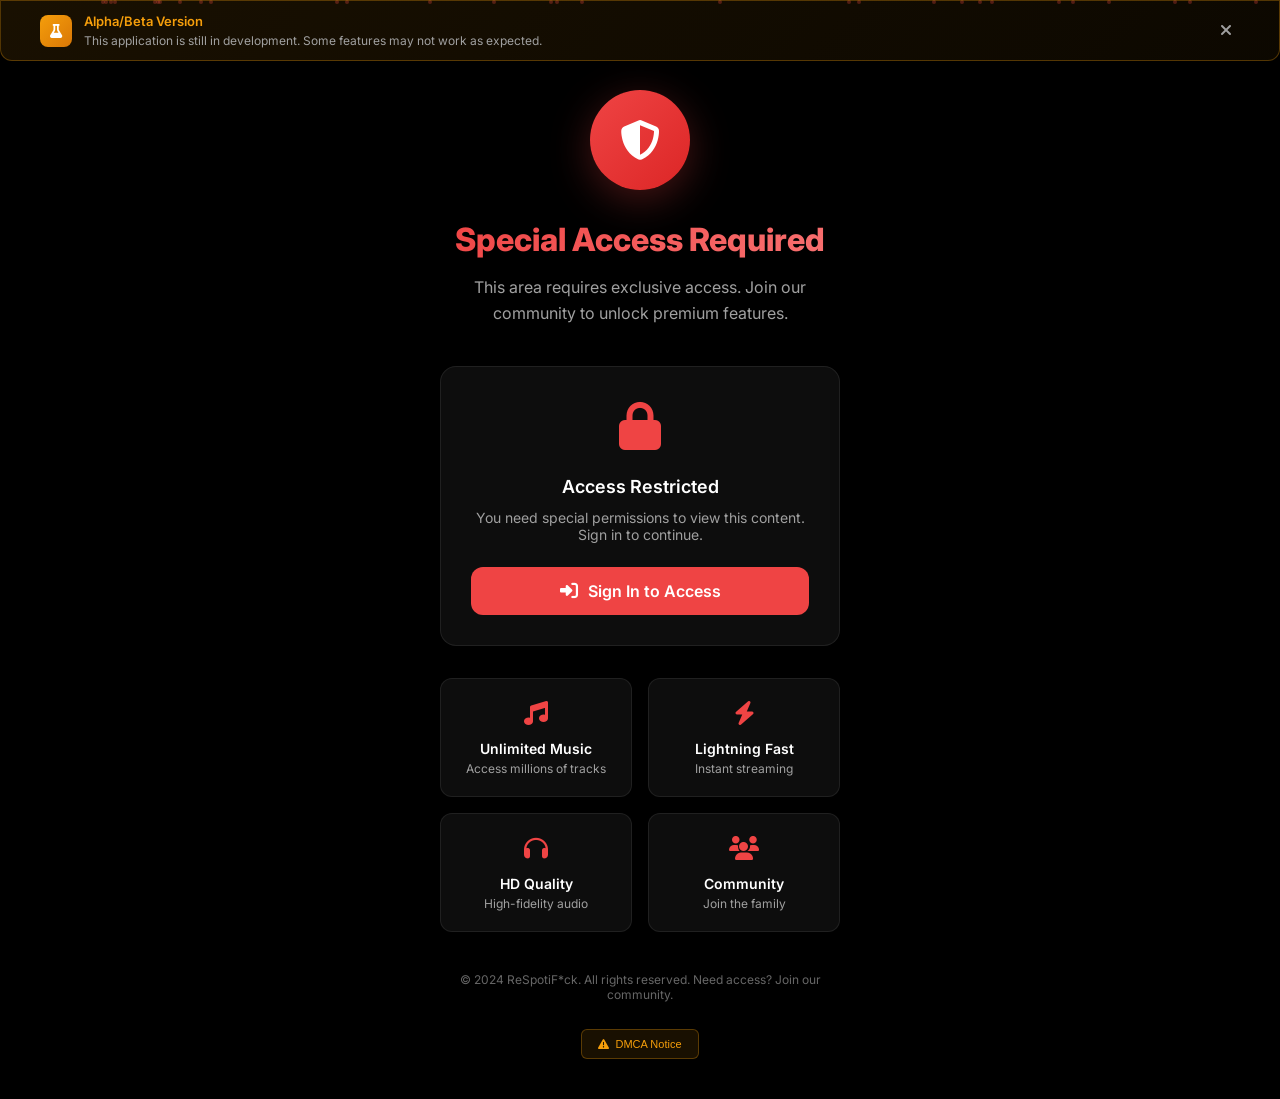
<file: index.html>
<!DOCTYPE html>
<html lang="en">
<head>
    <meta charset="UTF-8">
    <meta name="viewport" content="width=device-width, initial-scale=1.0">
    <title>ReSpotiF*ck - Special Access</title>
    <meta name="description" content="ReSpotiF*ck - Free music streaming from multiple sources">
    <link rel="icon" type="image/svg+xml" href="data:image/svg+xml,<svg xmlns='http://www.w3.org/2000/svg' viewBox='0 0 100 100'><circle cx='50' cy='50' r='48' fill='%23ef4444'/><polygon points='35,25 35,75 80,50' fill='white' stroke='white' stroke-width='2'/></svg>">
    <link rel="apple-touch-icon" href="data:image/svg+xml,<svg xmlns='http://www.w3.org/2000/svg' viewBox='0 0 100 100'><circle cx='50' cy='50' r='48' fill='%23ef4444'/><polygon points='35,25 35,75 80,50' fill='white' stroke='white' stroke-width='2'/></svg>">
    
    <!-- Preconnect to external resources -->
    <link rel="preconnect" href="https://cdnjs.cloudflare.com">
    <link rel="preconnect" href="https://fonts.googleapis.com">
    <link rel="preconnect" href="https://fonts.gstatic.com" crossorigin>
    
    <link rel="stylesheet" href="https://cdnjs.cloudflare.com/ajax/libs/font-awesome/6.4.0/css/all.min.css" media="print" onload="this.media='all'">
    <link rel="icon" href="favicon.svg" type="image/svg+xml">
    <link rel="stylesheet" href="css/shared.css">
    <link rel="manifest" href="manifest.json">
    <meta name="theme-color" content="#ef4444">
    <style>
        @import url('https://fonts.googleapis.com/css2?family=Inter:wght@300;400;500;600;700;800&display=swap');
        
        :root {
            --primary: #ef4444;
            --primary-dark: #dc2626;
            --primary-light: #f87171;
            --bg-dark: #000000;
            --bg-card: #0d0d0d;
            --bg-hover: #1a1a1a;
            --text-primary: #ffffff;
            --text-secondary: #a0a0a0;
            --text-muted: #666666;
            --border: rgba(255,255,255,0.08);
            --success: #10b981;
        }
        
        * {
            margin: 0;
            padding: 0;
            box-sizing: border-box;
        }
        
        body {
            font-family: 'Inter', sans-serif;
            background: var(--bg-dark);
            color: var(--text-primary);
            min-height: 100vh;
            overflow-x: hidden;
            -webkit-font-smoothing: antialiased;
            display: flex;
            align-items: center;
            justify-content: center;
        }
        
        .access-container {
            width: 100%;
            max-width: 480px;
            padding: 40px;
            text-align: center;
            animation: fadeInUp 0.8s ease-out;
        }
        
        @keyframes fadeInUp {
            from {
                opacity: 0;
                transform: translateY(30px);
            }
            to {
                opacity: 1;
                transform: translateY(0);
            }
        }
        
        .access-icon {
            width: 100px;
            height: 100px;
            background: linear-gradient(135deg, var(--primary), var(--primary-dark));
            border-radius: 50%;
            display: flex;
            align-items: center;
            justify-content: center;
            margin: 0 auto 30px;
            font-size: 40px;
            box-shadow: 0 10px 40px rgba(239, 68, 68, 0.3);
            animation: pulse 2s infinite;
        }
        
        @keyframes pulse {
            0%, 100% {
                transform: scale(1);
                box-shadow: 0 10px 40px rgba(239, 68, 68, 0.3);
            }
            50% {
                transform: scale(1.05);
                box-shadow: 0 15px 50px rgba(239, 68, 68, 0.4);
            }
        }
        
        .access-title {
            font-size: 32px;
            font-weight: 800;
            margin-bottom: 16px;
            background: linear-gradient(135deg, var(--primary), var(--primary-light));
            -webkit-background-clip: text;
            -webkit-text-fill-color: transparent;
            background-clip: text;
        }
        
        .access-subtitle {
            font-size: 16px;
            color: var(--text-secondary);
            margin-bottom: 40px;
            line-height: 1.6;
        }
        
        .access-card {
            background: var(--bg-card);
            border: 1px solid var(--border);
            border-radius: 16px;
            padding: 30px;
            margin-bottom: 24px;
            animation: slideIn 0.6s ease-out 0.2s both;
        }
        
        @keyframes slideIn {
            from {
                opacity: 0;
                transform: translateX(-20px);
            }
            to {
                opacity: 1;
                transform: translateX(0);
            }
        }
        
        .lock-icon {
            font-size: 48px;
            color: var(--primary);
            margin-bottom: 20px;
            animation: lockPulse 1.5s infinite;
        }
        
        @keyframes lockPulse {
            0%, 100% {
                transform: scale(1);
            }
            50% {
                transform: scale(1.1);
            }
        }
        
        .access-message {
            font-size: 18px;
            font-weight: 600;
            margin-bottom: 12px;
            color: var(--text-primary);
        }
        
        .access-description {
            font-size: 14px;
            color: var(--text-secondary);
            margin-bottom: 24px;
        }
        
        .access-btn {
            width: 100%;
            padding: 14px 24px;
            background: var(--primary);
            border: none;
            border-radius: 12px;
            color: white;
            font-size: 16px;
            font-weight: 600;
            cursor: pointer;
            transition: all 0.3s ease;
            display: flex;
            align-items: center;
            justify-content: center;
            gap: 10px;
            text-decoration: none;
        }
        
        .access-btn:hover {
            background: var(--primary-dark);
            transform: translateY(-2px);
            box-shadow: 0 8px 25px rgba(239, 68, 68, 0.3);
        }
        
        .access-btn i {
            font-size: 18px;
        }
        
        .features-grid {
            display: grid;
            grid-template-columns: repeat(2, 1fr);
            gap: 16px;
            margin-top: 32px;
            animation: fadeIn 0.8s ease-out 0.4s both;
        }
        
        @keyframes fadeIn {
            from {
                opacity: 0;
            }
            to {
                opacity: 1;
            }
        }
        
        .feature-item {
            background: var(--bg-card);
            border: 1px solid var(--border);
            border-radius: 12px;
            padding: 20px;
            text-align: center;
            transition: all 0.3s ease;
        }
        
        .feature-item:hover {
            border-color: var(--primary);
            transform: translateY(-4px);
        }
        
        .feature-icon {
            font-size: 24px;
            color: var(--primary);
            margin-bottom: 12px;
        }
        
        .feature-title {
            font-size: 14px;
            font-weight: 600;
            color: var(--text-primary);
            margin-bottom: 4px;
        }
        
        .feature-text {
            font-size: 12px;
            color: var(--text-secondary);
        }
        
        .footer-text {
            margin-top: 40px;
            font-size: 12px;
            color: var(--text-muted);
            animation: fadeIn 0.8s ease-out 0.6s both;
        }
        
        .footer-text a {
            color: var(--primary);
            text-decoration: none;
            font-size: 11px;
            transition: opacity 0.3s ease;
        }
        
        .footer-text a:hover {
            opacity: 0.8;
        }
        
        .dmca-footer-btn {
            background: rgba(245, 158, 11, 0.1);
            border: 1px solid rgba(245, 158, 11, 0.3);
            color: #f59e0b;
            padding: 8px 16px;
            border-radius: 6px;
            font-size: 11px;
            cursor: pointer;
            display: inline-flex;
            align-items: center;
            gap: 6px;
            transition: all 0.3s ease;
            margin-top: 12px;
        }
        
        .dmca-footer-btn:hover {
            background: rgba(245, 158, 11, 0.2);
            border-color: rgba(245, 158, 11, 0.5);
        }
        
        /* Responsive Design */
        @media (max-width: 768px) {
            .access-container {
                padding: 24px 16px;
                margin-top: 20px;
            }
            
            .access-icon {
                width: 60px;
                height: 60px;
                font-size: 24px;
                margin-bottom: 20px;
            }
            
            .access-title {
                font-size: 24px;
            }
            
            .access-subtitle {
                font-size: 14px;
            }
            
            .access-card {
                padding: 20px;
            }
            
            .features-grid {
                grid-template-columns: 1fr;
                gap: 12px;
            }
            
            .feature-item {
                padding: 16px;
            }
            
            .footer-text {
                font-size: 11px;
            }
            
            .dmca-footer-btn {
                padding: 6px 12px;
                font-size: 10px;
            }
        }
        
        @media (max-width: 480px) {
            .access-container {
                padding: 16px;
            }
            
            .access-icon {
                width: 50px;
                height: 50px;
                font-size: 20px;
                margin-bottom: 16px;
            }
            
            .access-title {
                font-size: 20px;
            }
            
            .access-subtitle {
                font-size: 13px;
            }
            
            .access-card {
                padding: 16px;
            }
            
            .access-message {
                font-size: 16px;
            }
            
            .access-description {
                font-size: 13px;
            }
            
            .access-btn {
                padding: 12px 20px;
                font-size: 14px;
            }
            
            .feature-item {
                padding: 12px;
            }
            
            .feature-icon {
                font-size: 20px;
            }
            
            .feature-title {
                font-size: 13px;
            }
            
            .feature-text {
                font-size: 11px;
            }
        }
    </style>
</head>
<body>
    <!-- Beta/Alpha Warning Banner -->
    <div class="beta-banner" id="betaBanner">
        <div class="beta-banner-content">
            <div class="beta-banner-icon">
                <i class="fas fa-flask"></i>
            </div>
            <div class="beta-banner-text">
                <div class="beta-banner-title">Alpha/Beta Version</div>
                <div class="beta-banner-info">This application is still in development. Some features may not work as expected.</div>
            </div>
            <button class="beta-banner-close" id="betaBannerClose">
                <i class="fas fa-times"></i>
            </button>
        </div>
    </div>

    <div class="particles" id="particles"></div>
    
    <div class="access-container">
        <div class="access-icon">
            <i class="fas fa-shield-alt"></i>
        </div>
        
        <h1 class="access-title">Special Access Required</h1>
        <p class="access-subtitle">This area requires exclusive access. Join our community to unlock premium features.</p>
        
        <div class="access-card">
            <div class="lock-icon">
                <i class="fas fa-lock"></i>
            </div>
            <div class="access-message">Access Restricted</div>
            <div class="access-description">You need special permissions to view this content. Sign in to continue.</div>
            <a href="signin.html" class="access-btn">
                <i class="fas fa-sign-in-alt"></i>
                Sign In to Access
            </a>
        </div>
        
        <div class="features-grid">
            <div class="feature-item">
                <div class="feature-icon">
                    <i class="fas fa-music"></i>
                </div>
                <div class="feature-title">Unlimited Music</div>
                <div class="feature-text">Access millions of tracks</div>
            </div>
            <div class="feature-item">
                <div class="feature-icon">
                    <i class="fas fa-bolt"></i>
                </div>
                <div class="feature-title">Lightning Fast</div>
                <div class="feature-text">Instant streaming</div>
            </div>
            <div class="feature-item">
                <div class="feature-icon">
                    <i class="fas fa-headphones"></i>
                </div>
                <div class="feature-title">HD Quality</div>
                <div class="feature-text">High-fidelity audio</div>
            </div>
            <div class="feature-item">
                <div class="feature-icon">
                    <i class="fas fa-users"></i>
                </div>
                <div class="feature-title">Community</div>
                <div class="feature-text">Join the family</div>
            </div>
        </div>
        
        <div class="footer-text">
            © 2024 ReSpotiF*ck. All rights reserved. Need access? Join our community.
            <br><br>
            <button class="dmca-footer-btn" id="dmcaFooterBtn">
                <i class="fas fa-exclamation-triangle"></i> DMCA Notice
            </button>
        </div>
        
        <!-- DMCA Modal -->
        <div class="dmca-modal" id="dmcaModal">
            <div class="dmca-modal-content">
                <div class="dmca-modal-header">
                    <div class="dmca-icon">
                        <i class="fas fa-exclamation-triangle"></i>
                    </div>
                    <h2>DMCA & Copyright Notice</h2>
                    <button class="dmca-close-btn" id="dmcaCloseBtn">
                        <i class="fas fa-times"></i>
                    </button>
                </div>
                <div class="dmca-modal-body">
                    <div class="dmca-section">
                        <h3><i class="fas fa-info-circle"></i> Important Notice</h3>
                        <p>This application aggregates music from various public sources including Audius, YouTube, Jamendo, and Spotify APIs. We do not host any copyrighted content on our servers.</p>
                    </div>
                    
                    <div class="dmca-section">
                        <h3><i class="fas fa-shield-alt"></i> Content Sources</h3>
                        <ul>
                            <li><strong>Audius:</strong> Decentralized music platform with artist-uploaded content</li>
                            <li><strong>YouTube:</strong> User-generated content platform</li>
                            <li><strong>Jamendo:</strong> Free music from independent artists</li>
                            <li><strong>Spotify:</strong> Preview clips only (requires API access)</li>
                        </ul>
                    </div>
                    
                    <div class="dmca-section">
                        <h3><i class="fas fa-balance-scale"></i> Copyright Policy</h3>
                        <p>We respect copyright laws and intellectual property rights. If you believe any content infringes on your copyright, please contact the respective content provider directly to file a DMCA takedown request.</p>
                    </div>
                    
                    <div class="dmca-section">
                        <h3><i class="fas fa-user-shield"></i> User Responsibility</h3>
                        <p>Users are responsible for ensuring they have the right to access and stream content. This application is for educational and personal use only. Always comply with the terms of service of the respective platforms.</p>
                    </div>
                    
                    <div class="dmca-disclaimer">
                        <strong>Disclaimer:</strong> This application is not affiliated with, endorsed by, or connected to any of the music platforms mentioned. All trademarks and copyrights belong to their respective owners.
                    </div>
                </div>
                <div class="dmca-modal-footer">
                    <button class="dmca-acknowledge-btn" id="dmcaAcknowledgeBtn">
                        <i class="fas fa-check"></i> I Understand
                    </button>
                </div>
            </div>
        </div>
    </div>
    
    <!-- Security Modal -->
    <div class="security-modal" id="securityModal">
        <div class="security-modal-content">
            <div class="security-modal-header">
                <div class="security-icon">
                    <i class="fas fa-shield-alt"></i>
                </div>
                <h2>Security Notice</h2>
                <button class="security-close-btn" id="securityCloseBtn">
                    <i class="fas fa-times"></i>
                </button>
            </div>
            <div class="security-modal-body">
                <div class="security-section">
                    <h3><i class="fas fa-user-secret"></i> Confidentiality Agreement</h3>
                    <p>This application is for private use only. By continuing to use this service, you agree to the following terms:</p>
                    <ul>
                        <li>Do not share information about this platform with others</li>
                        <li>Do not discuss, mention, or reference this service publicly</li>
                        <li>Keep all access credentials and PIN codes confidential</li>
                        <li>Do not attempt to reverse engineer or inspect the code</li>
                        <li>Respect the privacy and security measures in place</li>
                    </ul>
                </div>
                <div class="security-warning">
                    <i class="fas fa-exclamation-triangle"></i>
                    <span>Violation of these terms may result in immediate access revocation.</span>
                </div>
            </div>
            <div class="security-modal-footer">
                <button class="security-accept-btn" id="securityAcceptBtn">
                    <i class="fas fa-check"></i> I Understand & Accept
                </button>
            </div>
        </div>
    </div>

    <script src="js/shared.js"></script>
</body>
</html>
</file>
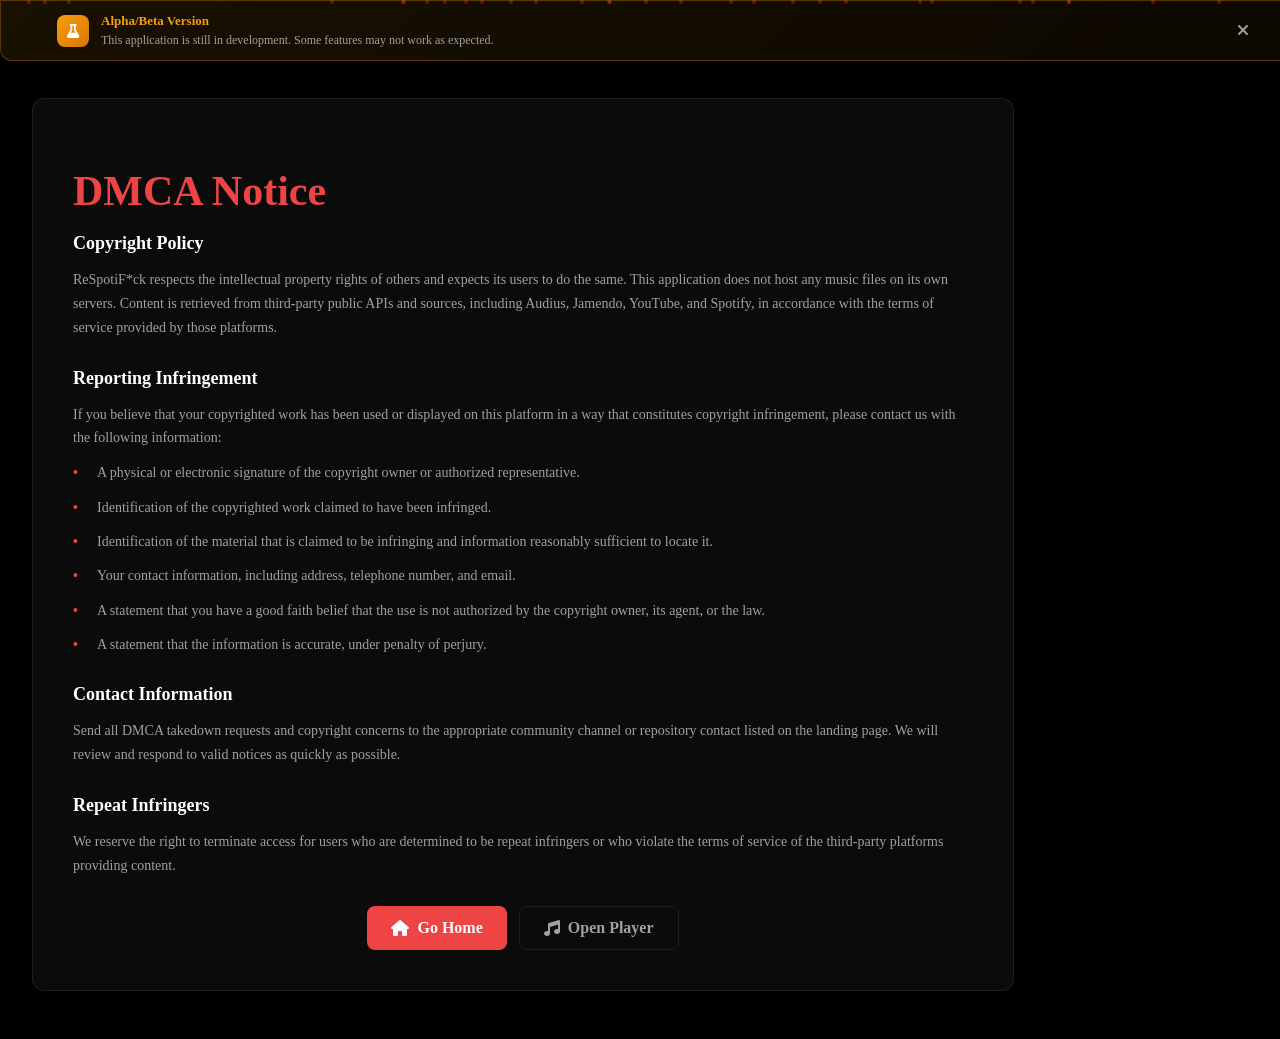
<file: dmca.html>
<!DOCTYPE html>
<html lang="en">
<head>
    <meta charset="UTF-8">
    <meta name="viewport" content="width=device-width, initial-scale=1.0">
    <title>DMCA Notice</title>
    <link rel="preconnect" href="https://fonts.googleapis.com">
    <link rel="preconnect" href="https://fonts.gstatic.com" crossorigin>
    <link href="https://fonts.googleapis.com/css2?family=Inter:wght@300;400;500;600;700;800&display=swap" rel="stylesheet">
    <link rel="stylesheet" href="css/shared.css">
    <link rel="stylesheet" href="https://cdnjs.cloudflare.com/ajax/libs/font-awesome/6.4.0/css/all.min.css">
</head>
<body>
    <div class="particles" id="particles"></div>

    <!-- Beta/Alpha Warning Banner -->
    <div class="beta-banner" id="betaBanner">
        <div class="beta-banner-content">
            <div class="beta-banner-icon"><i class="fas fa-flask"></i></div>
            <div class="beta-banner-text">
                <div class="beta-banner-title">Alpha/Beta Version</div>
                <div class="beta-banner-info">This application is still in development. Some features may not work as expected.</div>
            </div>
            <button class="beta-banner-close" id="betaBannerClose"><i class="fas fa-times"></i></button>
        </div>
    </div>

    <main class="page-container left">
        <div class="page-card wide">
            <h1 class="page-title">DMCA Notice</h1>

            <div class="page-section">
                <h3>Copyright Policy</h3>
                <p>ReSpotiF*ck respects the intellectual property rights of others and expects its users to do the same. This application does not host any music files on its own servers. Content is retrieved from third-party public APIs and sources, including Audius, Jamendo, YouTube, and Spotify, in accordance with the terms of service provided by those platforms.</p>
            </div>

            <div class="page-section">
                <h3>Reporting Infringement</h3>
                <p>If you believe that your copyrighted work has been used or displayed on this platform in a way that constitutes copyright infringement, please contact us with the following information:</p>
                <ul class="page-list">
                    <li>A physical or electronic signature of the copyright owner or authorized representative.</li>
                    <li>Identification of the copyrighted work claimed to have been infringed.</li>
                    <li>Identification of the material that is claimed to be infringing and information reasonably sufficient to locate it.</li>
                    <li>Your contact information, including address, telephone number, and email.</li>
                    <li>A statement that you have a good faith belief that the use is not authorized by the copyright owner, its agent, or the law.</li>
                    <li>A statement that the information is accurate, under penalty of perjury.</li>
                </ul>
            </div>

            <div class="page-section">
                <h3>Contact Information</h3>
                <p>Send all DMCA takedown requests and copyright concerns to the appropriate community channel or repository contact listed on the landing page. We will review and respond to valid notices as quickly as possible.</p>
            </div>

            <div class="page-section">
                <h3>Repeat Infringers</h3>
                <p>We reserve the right to terminate access for users who are determined to be repeat infringers or who violate the terms of service of the third-party platforms providing content.</p>
            </div>

            <div class="page-actions">
                <a href="index.html" class="page-btn"><i class="fas fa-home"></i> Go Home</a>
                <a href="h0m3.html" class="page-btn secondary"><i class="fas fa-music"></i> Open Player</a>
            </div>
        </div>
    </main>

    <script src="js/shared.js"></script>
</body>
</html>
</file>
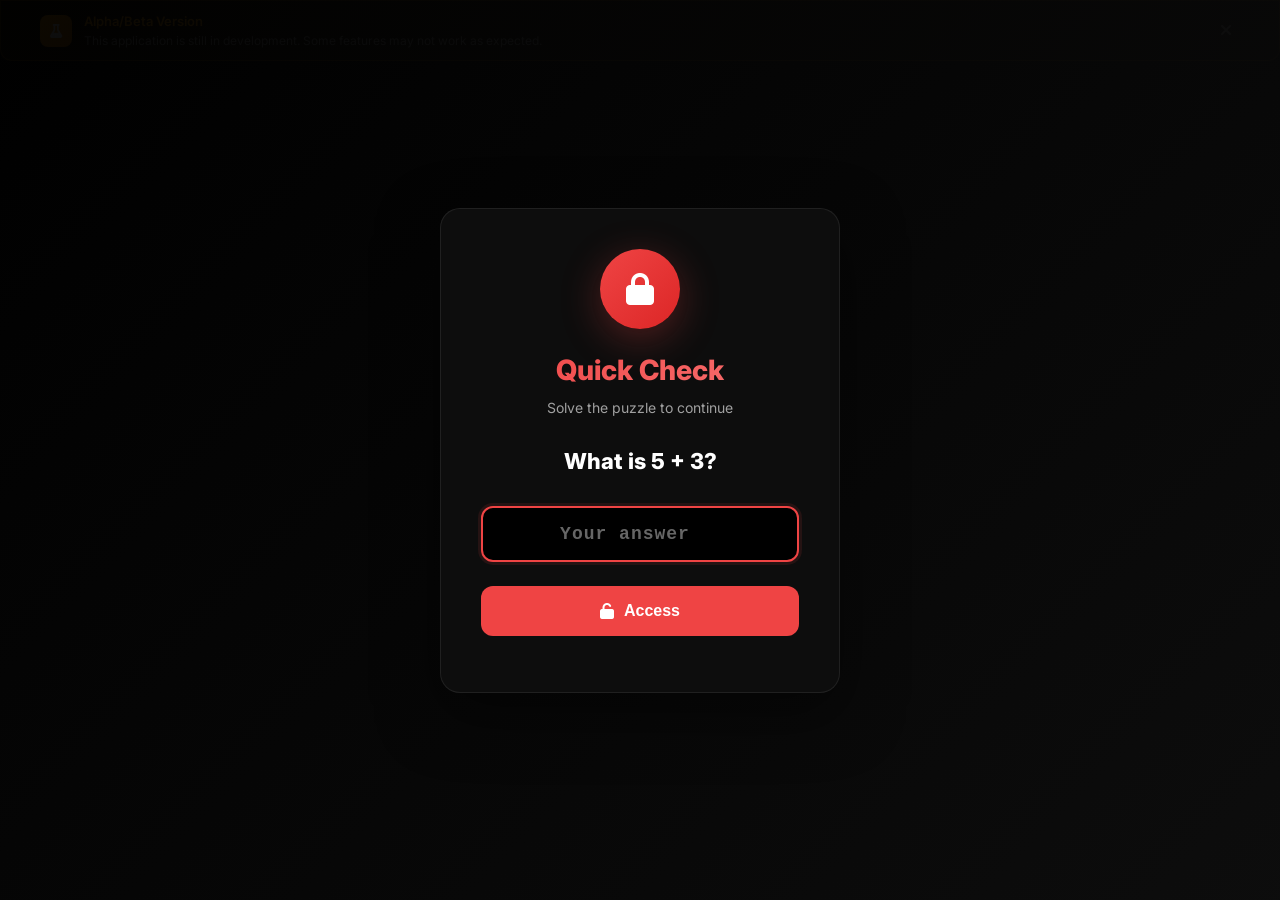
<file: h0m3.html>
<!DOCTYPE html>
<html lang="en">
<head>
    <meta charset="UTF-8">
    <meta name="viewport" content="width=device-width, initial-scale=1.0">
    <title>ReSpotiF*ck - Free Music Streaming</title>
    <meta name="description" content="Free music streaming from multiple sources including Audius, YouTube, Jamendo, and Spotify">
    <link rel="icon" type="image/svg+xml" href="data:image/svg+xml,<svg xmlns='http://www.w3.org/2000/svg' viewBox='0 0 100 100'><circle cx='50' cy='50' r='48' fill='%23ef4444'/><polygon points='35,25 35,75 80,50' fill='white' stroke='white' stroke-width='2'/></svg>">
    <link rel="apple-touch-icon" href="data:image/svg+xml,<svg xmlns='http://www.w3.org/2000/svg' viewBox='0 0 100 100'><circle cx='50' cy='50' r='48' fill='%23ef4444'/><polygon points='35,25 35,75 80,50' fill='white' stroke='white' stroke-width='2'/></svg>">
    
    <!-- Preconnect to external resources -->
    <link rel="preconnect" href="https://cdnjs.cloudflare.com">
    <link rel="preconnect" href="https://fonts.googleapis.com">
    <link rel="preconnect" href="https://fonts.gstatic.com" crossorigin>
    
    <link rel="stylesheet" href="https://cdnjs.cloudflare.com/ajax/libs/font-awesome/6.4.0/css/all.min.css" media="print" onload="this.media='all'">
    <link rel="icon" href="favicon.svg" type="image/svg+xml">
    <link rel="stylesheet" href="css/shared.css">
    <link rel="stylesheet" href="css/styles.css">
    <link rel="manifest" href="manifest.json">
    <meta name="theme-color" content="#ef4444">
</head>
<body>
    <!-- Beta/Alpha Warning Banner -->
    <div class="beta-banner" id="betaBanner">
        <div class="beta-banner-content">
            <div class="beta-banner-icon">
                <i class="fas fa-flask"></i>
            </div>
            <div class="beta-banner-text">
                <div class="beta-banner-title">Alpha/Beta Version</div>
                <div class="beta-banner-info">This application is still in development. Some features may not work as expected.</div>
            </div>
            <button class="beta-banner-close" id="betaBannerClose">
                <i class="fas fa-times"></i>
            </button>
        </div>
    </div>

    <!-- PIN Entry Overlay -->
    <div class="pin-overlay" id="pinOverlay">
        <div class="pin-container">
            <div class="pin-icon">
                <i class="fas fa-lock"></i>
            </div>
            <h1 class="pin-title">Quick Check</h1>
            <p class="pin-subtitle">Solve the puzzle to continue</p>
            <p class="pin-subtitle" style="font-size: 22px; font-weight: 800; color: var(--text-primary);">What is 5 + 3?</p>
            
            <div class="pin-input-container">
                <input type="text" class="pin-input" id="pinInput" placeholder="Your answer" maxlength="8">
            </div>
            
            <button class="pin-submit-btn" id="pinSubmitBtn">
                <i class="fas fa-unlock"></i> Access
            </button>
            
            <div class="pin-error" id="pinError">
                <i class="fas fa-times-circle"></i>
                <span>Incorrect answer. Try again.</span>
            </div>
            

        </div>
    </div>

    <div class="app-container" id="appContainer" style="display: none;">
        <!-- Header -->
        <header class="header">
            <button class="menu-toggle" id="menuToggle" aria-label="Open menu">
                <i class="fas fa-bars"></i>
            </button>
            <div class="logo">
                <div class="logo-icon">
                    <i class="fas fa-music"></i>
                </div>
                <div class="logo-text">ReSpotiF*ck</div>
            </div>
            <div class="header-actions">
                <button class="header-btn" id="dmcaBtn">
                    <i class="fas fa-exclamation-triangle"></i> DMCA
                </button>
                <button class="header-btn" id="settingsBtn">
                    <i class="fas fa-cog"></i> Settings
                </button>
                <button class="header-btn" id="apiDashboardBtn">
                    <i class="fas fa-chart-line"></i> API
                </button>
                <a href="signin.html" class="header-btn primary" id="loginBtn">
                    <i class="fas fa-user"></i> Sign In
                </a>
            </div>
        </header>

        <!-- Main Layout -->
        <div class="main-layout">
            <!-- Sidebar -->
            <aside class="sidebar" id="mainSidebar">
                <div class="sidebar-section">
                    <div class="sidebar-title">Library</div>
                    <div class="sidebar-item active" id="homeBtn">
                        <i class="fas fa-home"></i> Home
                    </div>
                    <div class="sidebar-item" id="likedSongsBtn">
                        <i class="fas fa-heart"></i> Liked Songs
                    </div>
                    <div class="sidebar-item" id="recentlyPlayedBtn">
                        <i class="fas fa-clock"></i> Recently Played
                    </div>
                    <div class="sidebar-item" id="queueBtn">
                        <i class="fas fa-list"></i> Queue
                    </div>
                    <div class="sidebar-item" id="playlistsBtn">
                        <i class="fas fa-folder"></i> Playlists
                    </div>
                </div>
                
                <div class="sidebar-section">
                    <div class="sidebar-title">Music Sources</div>
                    <div class="sidebar-item" id="audiusBtn">
                        <i class="fas fa-audio-description"></i> Audius
                    </div>
                    <div class="sidebar-item" id="youtubeBtn">
                        <i class="fab fa-youtube"></i> YouTube
                    </div>
                    <div class="sidebar-item" id="jamendoBtn">
                        <i class="fas fa-music"></i> Jamendo
                    </div>
                    <div class="sidebar-item" id="spotifyBtn">
                        <i class="fab fa-spotify"></i> Spotify
                    </div>
                </div>
                
                <div class="sidebar-section">
                    <div class="sidebar-title">Discover</div>
                    <div class="sidebar-item" id="trendingBtn">
                        <i class="fas fa-fire"></i> Trending
                    </div>
                    <div class="sidebar-item" id="newReleasesBtn">
                        <i class="fas fa-star"></i> New Releases
                    </div>
                    <div class="sidebar-item" id="genresBtn">
                        <i class="fas fa-list"></i> Browse Genres
                    </div>
                </div>

                <div class="sidebar-section" id="sitemapSection">
                    <div class="sidebar-title">Site Map</div>
                    <a href="index.html" class="sidebar-item" target="_blank">
                        <i class="fas fa-rocket"></i> Landing Page
                    </a>
                    <a href="signin.html" class="sidebar-item" target="_blank">
                        <i class="fas fa-user"></i> Sign In
                    </a>
                    <a href="h0m3.html" class="sidebar-item">
                        <i class="fas fa-music"></i> Music Player
                    </a>
                    <a href="dmca.html" class="sidebar-item" target="_blank">
                        <i class="fas fa-exclamation-triangle"></i> DMCA Notice
                    </a>
                    <a href="updates.html" class="sidebar-item" target="_blank">
                        <i class="fas fa-bullhorn"></i> Updates
                    </a>
                    <a href="notice.html" class="sidebar-item" target="_blank">
                        <i class="fas fa-info-circle"></i> Notice
                    </a>
                    <a href="help.html" class="sidebar-item" target="_blank">
                        <i class="fas fa-question-circle"></i> Help / FAQ
                    </a>
                    <a href="privacy.html" class="sidebar-item" target="_blank">
                        <i class="fas fa-shield-alt"></i> Privacy
                    </a>
                </div>

                <div class="sidebar-section" id="toolsSection">
                    <div class="sidebar-title">Tools</div>
                    <div class="sidebar-item" id="apiStatusBtn">
                        <i class="fas fa-chart-line"></i> API Status
                    </div>
                    <div class="sidebar-item" id="errorLogBtn">
                        <i class="fas fa-bug"></i> View Errors
                    </div>
                    <div class="sidebar-item" id="clearDebugSidebarBtn">
                        <i class="fas fa-trash"></i> Clear Debug Data
                    </div>
                </div>
            </aside>

            <!-- Content Area -->
            <main class="content-area">
                <!-- Source Tabs -->
                <div class="source-tabs">
                    <button class="source-tab active" data-source="all">
                        <i class="fas fa-globe"></i> All Sources
                    </button>
                    <button class="source-tab" data-source="audius">
                        <i class="fas fa-audio-description"></i> Audius
                    </button>
                    <button class="source-tab" data-source="youtube">
                        <i class="fab fa-youtube"></i> YouTube
                    </button>
                    <button class="source-tab" data-source="jamendo">
                        <i class="fas fa-music"></i> Jamendo
                    </button>
                    <button class="source-tab" data-source="spotify">
                        <i class="fab fa-spotify"></i> Spotify
                    </button>
                </div>

                <!-- Search Bar -->
                <div class="search-container">
                    <div class="search-input-wrapper">
                        <i class="fas fa-search search-icon"></i>
                        <input type="text" class="search-input" id="searchInput" placeholder="Search for tracks, artists, albums..." autocomplete="off">
                        <button class="clear-search-btn" id="clearSearchBtn" style="display: none;" aria-label="Clear search">
                            <i class="fas fa-times"></i>
                        </button>
                        <button class="search-btn" id="searchBtn">
                            <i class="fas fa-search"></i>
                        </button>
                    </div>
                    <div class="search-history" id="searchHistory"></div>
                </div>

                <!-- Active Section Title -->
                <div class="content-title" id="contentTitle"></div>

                <!-- Track List -->
                <div class="track-list" id="trackList">
                    <div class="empty-state">
                        <div class="empty-state-icon">
                            <i class="fas fa-music"></i>
                        </div>
                        <h3 class="empty-state-title">Start Listening</h3>
                        <p class="empty-state-text">Search for your favorite music or explore recommendations</p>
                    </div>
                </div>
            </main>
        </div>

        <!-- Player -->
        <div class="player">
            <div class="player-info">
                <div class="track-art" id="trackArt">
                    <i class="fas fa-music"></i>
                </div>
                <div class="track-details">
                    <div class="track-title" id="trackTitle">No track selected</div>
                    <div class="track-artist" id="trackArtist">-</div>
                </div>
                <button class="like-btn" id="likeBtn">
                    <i class="far fa-heart"></i>
                </button>
            </div>

            <div class="player-controls">
                <button class="control-btn" id="shuffleBtn">
                    <i class="fas fa-random"></i>
                </button>
                <button class="control-btn" id="prevBtn">
                    <i class="fas fa-step-backward"></i>
                </button>
                <button class="play-btn" id="playPauseBtn">
                    <i class="fas fa-play"></i>
                </button>
                <button class="control-btn" id="nextBtn">
                    <i class="fas fa-step-forward"></i>
                </button>
                <button class="control-btn" id="repeatBtn">
                    <i class="fas fa-redo"></i>
                </button>
            </div>

            <div class="player-progress">
                <div class="time-display" id="currentTime">0:00</div>
                <div class="progress-bar" id="progressBar">
                    <div class="progress-fill" id="progressFill"></div>
                </div>
                <div class="time-display" id="duration">0:00</div>
            </div>

            <div class="player-volume">
                <button class="volume-btn" id="volumeBtn">
                    <i class="fas fa-volume-up"></i>
                </button>
                <input type="range" class="volume-slider" id="volumeSlider" min="0" max="100" value="100">
            </div>
        </div>
    </div>

    <!-- PIN Overlay Styles -->
    <style>
        .pin-overlay {
            position: fixed;
            top: 0;
            left: 0;
            width: 100%;
            height: 100%;
            background: linear-gradient(135deg, rgba(0, 0, 0, 0.95), rgba(13, 13, 13, 0.98));
            display: flex;
            align-items: center;
            justify-content: center;
            z-index: 2000;
            animation: fadeIn 0.5s ease;
        }
        
        .pin-overlay.hidden {
            display: none;
        }
        
        @keyframes fadeIn {
            from { opacity: 0; }
            to { opacity: 1; }
        }
        
        .pin-container {
            background: var(--bg-card);
            border: 1px solid var(--border);
            border-radius: 20px;
            padding: 40px;
            max-width: 400px;
            width: 90%;
            text-align: center;
            animation: slideUp 0.5s ease;
            box-shadow: 0 20px 60px rgba(0, 0, 0, 0.5);
        }
        
        @keyframes slideUp {
            from {
                opacity: 0;
                transform: translateY(30px);
            }
            to {
                opacity: 1;
                transform: translateY(0);
            }
        }
        
        .pin-icon {
            width: 80px;
            height: 80px;
            background: linear-gradient(135deg, var(--primary), var(--primary-dark));
            border-radius: 50%;
            display: flex;
            align-items: center;
            justify-content: center;
            margin: 0 auto 24px;
            font-size: 32px;
            color: white;
            box-shadow: 0 10px 40px rgba(239, 68, 68, 0.3);
            animation: pulse 2s infinite;
        }
        
        @keyframes pulse {
            0%, 100% {
                transform: scale(1);
                box-shadow: 0 10px 40px rgba(239, 68, 68, 0.3);
            }
            50% {
                transform: scale(1.05);
                box-shadow: 0 15px 50px rgba(239, 68, 68, 0.4);
            }
        }
        
        .pin-title {
            font-size: 28px;
            font-weight: 800;
            margin-bottom: 12px;
            background: linear-gradient(135deg, var(--primary), var(--primary-light));
            -webkit-background-clip: text;
            -webkit-text-fill-color: transparent;
            background-clip: text;
        }
        
        .pin-subtitle {
            font-size: 14px;
            color: var(--text-secondary);
            margin-bottom: 32px;
        }
        
        .pin-input-container {
            position: relative;
            margin-bottom: 24px;
        }
        
        .pin-input {
            width: 100%;
            padding: 16px 50px 16px 20px;
            background: var(--bg-dark);
            border: 2px solid var(--border);
            border-radius: 12px;
            color: var(--text-primary);
            font-size: 18px;
            font-weight: 600;
            letter-spacing: 4px;
            text-align: center;
            transition: all 0.3s ease;
            font-family: 'Courier New', monospace;
        }
        
        .pin-input:focus {
            outline: none;
            border-color: var(--primary);
            box-shadow: 0 0 0 3px rgba(239, 68, 68, 0.1);
        }
        
        .pin-input::placeholder {
            letter-spacing: 1px;
            color: var(--text-muted);
        }
        
        .pin-toggle-btn {
            position: absolute;
            right: 12px;
            top: 50%;
            transform: translateY(-50%);
            background: transparent;
            border: none;
            color: var(--text-muted);
            cursor: pointer;
            padding: 8px;
            border-radius: 6px;
            transition: all 0.2s ease;
        }
        
        .pin-toggle-btn:hover {
            color: var(--text-primary);
            background: var(--bg-hover);
        }
        
        .pin-submit-btn {
            width: 100%;
            padding: 16px 24px;
            background: var(--primary);
            border: none;
            border-radius: 12px;
            color: white;
            font-size: 16px;
            font-weight: 600;
            cursor: pointer;
            display: flex;
            align-items: center;
            justify-content: center;
            gap: 10px;
            transition: all 0.3s ease;
            margin-bottom: 16px;
        }
        
        .pin-submit-btn:hover {
            background: var(--primary-dark);
            transform: translateY(-2px);
            box-shadow: 0 8px 25px rgba(239, 68, 68, 0.3);
        }
        
        .pin-submit-btn:active {
            transform: translateY(0);
        }
        
        .pin-error {
            display: none;
            background: rgba(239, 68, 68, 0.1);
            border: 1px solid var(--primary);
            border-radius: 8px;
            padding: 12px;
            margin-bottom: 16px;
            color: var(--primary);
            font-size: 14px;
            align-items: center;
            gap: 8px;
            animation: shake 0.5s ease;
        }
        
        .pin-error.active {
            display: flex;
        }
        
        @keyframes shake {
            0%, 100% { transform: translateX(0); }
            25% { transform: translateX(-10px); }
            75% { transform: translateX(10px); }
        }
        
        .pin-hint {
            margin-bottom: 20px;
        }
        
        .pin-hint p {
            font-size: 12px;
            color: var(--text-muted);
            font-style: italic;
        }
        
        .pin-bypass {
            border-top: 1px solid var(--border);
            padding-top: 20px;
        }
        
        .bypass-btn {
            width: 100%;
            padding: 12px 24px;
            background: transparent;
            border: 1px solid var(--border);
            border-radius: 8px;
            color: var(--text-muted);
            font-size: 13px;
            font-weight: 500;
            cursor: pointer;
            display: flex;
            align-items: center;
            justify-content: center;
            gap: 8px;
            transition: all 0.3s ease;
        }
        
        .bypass-btn:hover {
            background: var(--bg-hover);
            color: var(--text-primary);
            border-color: var(--text-muted);
        }
        
        /* Responsive Design for PIN Overlay */
        @media (max-width: 768px) {
            .pin-container {
                padding: 32px 24px;
                max-width: 90%;
                margin-top: 20px;
            }
            
            .pin-icon {
                width: 60px;
                height: 60px;
                font-size: 24px;
                margin-bottom: 20px;
            }
            
            .pin-title {
                font-size: 24px;
            }
            
            .pin-subtitle {
                font-size: 14px;
            }
            
            .pin-input {
                padding: 14px 50px 14px 16px;
                font-size: 16px;
            }
            
            .pin-submit-btn {
                padding: 14px 20px;
                font-size: 15px;
            }
            
            .pin-hint p {
                font-size: 11px;
            }
            
            .bypass-btn {
                padding: 10px 16px;
                font-size: 12px;
            }
        }
        
        @media (max-width: 480px) {
            .pin-container {
                padding: 24px 16px;
            }
            
            .pin-icon {
                width: 50px;
                height: 50px;
                font-size: 20px;
                margin-bottom: 16px;
            }
            
            .pin-title {
                font-size: 20px;
            }
            
            .pin-subtitle {
                font-size: 13px;
            }
            
            .pin-input {
                padding: 12px 44px 12px 14px;
                font-size: 14px;
            }
            
            .pin-submit-btn {
                padding: 12px 16px;
                font-size: 14px;
            }
            
            .pin-error {
                padding: 10px 12px;
                font-size: 13px;
            }
            
            .pin-hint p {
                font-size: 10px;
            }
            
            .bypass-btn {
                padding: 8px 12px;
                font-size: 11px;
            }
        }
    </style>

    <!-- Hidden YouTube Player -->
    <div id="youtubePlayer" style="display: none;"></div>
    
    <!-- Audio Player -->
    <audio id="audioPlayer"></audio>
    
    <!-- Audio Visualization Canvas -->
    <canvas id="audioVisualizer" class="audio-visualizer"></canvas>

    <!-- Security Modal -->
    <div class="security-modal" id="securityModal">
        <div class="security-modal-content">
            <div class="security-modal-header">
                <div class="security-icon">
                    <i class="fas fa-shield-alt"></i>
                </div>
                <h2>Security Notice</h2>
                <button class="security-close-btn" id="securityCloseBtn">
                    <i class="fas fa-times"></i>
                </button>
            </div>
            <div class="security-modal-body">
                <div class="security-section">
                    <h3><i class="fas fa-user-secret"></i> Confidentiality Agreement</h3>
                    <p>This application is for private use only. By continuing to use this service, you agree to the following terms:</p>
                    <ul>
                        <li>Do not share information about this platform with others</li>
                        <li>Do not discuss, mention, or reference this service publicly</li>
                        <li>Keep all access credentials and PIN codes confidential</li>
                        <li>Do not attempt to reverse engineer or inspect the code</li>
                        <li>Respect the privacy and security measures in place</li>
                    </ul>
                </div>
                <div class="security-warning">
                    <i class="fas fa-exclamation-triangle"></i>
                    <span>Violation of these terms may result in immediate access revocation.</span>
                </div>
            </div>
            <div class="security-modal-footer">
                <button class="security-accept-btn" id="securityAcceptBtn">
                    <i class="fas fa-check"></i> I Understand & Accept
                </button>
            </div>
        </div>
    </div>

    <!-- DMCA Modal -->
    <div class="dmca-modal" id="dmcaModal">
        <div class="dmca-modal-content">
            <div class="dmca-modal-header">
                <div class="dmca-icon">
                    <i class="fas fa-exclamation-triangle"></i>
                </div>
                <h2>DMCA & Copyright Notice</h2>
                <button class="dmca-close-btn" id="dmcaCloseBtn">
                    <i class="fas fa-times"></i>
                </button>
            </div>
            <div class="dmca-modal-body">
                <div class="dmca-section">
                    <h3><i class="fas fa-info-circle"></i> Important Notice</h3>
                    <p>This application aggregates music from various public sources including Audius, YouTube, Jamendo, and Spotify APIs. We do not host any copyrighted content on our servers.</p>
                </div>
                
                <div class="dmca-section">
                    <h3><i class="fas fa-shield-alt"></i> Content Sources</h3>
                    <ul>
                        <li><strong>Audius:</strong> Decentralized music platform with artist-uploaded content</li>
                        <li><strong>YouTube:</strong> User-generated content platform</li>
                        <li><strong>Jamendo:</strong> Free music from independent artists</li>
                        <li><strong>Spotify:</strong> Preview clips only (requires API access)</li>
                    </ul>
                </div>
                
                <div class="dmca-section">
                    <h3><i class="fas fa-balance-scale"></i> Copyright Policy</h3>
                    <p>We respect copyright laws and intellectual property rights. If you believe any content infringes on your copyright, please contact the respective content provider directly to file a DMCA takedown request.</p>
                </div>
                
                <div class="dmca-section">
                    <h3><i class="fas fa-user-shield"></i> User Responsibility</h3>
                    <p>Users are responsible for ensuring they have the right to access and stream content. This application is for educational and personal use only. Always comply with the terms of service of the respective platforms.</p>
                </div>
                
                <div class="dmca-disclaimer">
                    <strong>Disclaimer:</strong> This application is not affiliated with, endorsed by, or connected to any of the music platforms mentioned. All trademarks and copyrights belong to their respective owners.
                </div>
            </div>
            <div class="dmca-modal-footer">
                <button class="dmca-acknowledge-btn" id="dmcaAcknowledgeBtn">
                    <i class="fas fa-check"></i> I Understand
                </button>
            </div>
        </div>
    </div>

    <!-- Settings Modal -->
    <div class="settings-modal" id="settingsModal">
        <div class="settings-modal-content">
            <div class="settings-modal-header">
                <div class="settings-icon">
                    <i class="fas fa-cog"></i>
                </div>
                <h2>Settings</h2>
                <button class="settings-close-btn" id="settingsCloseBtn">
                    <i class="fas fa-times"></i>
                </button>
            </div>
            
            <!-- Settings Tabs -->
            <div class="settings-tabs">
                <button class="settings-tab active" data-tab="api">
                    <i class="fas fa-key"></i> API Keys
                </button>
                <button class="settings-tab" data-tab="playback">
                    <i class="fas fa-play"></i> Playback
                </button>
                <button class="settings-tab" data-tab="youtube">
                    <i class="fab fa-youtube"></i> YouTube
                </button>
                <button class="settings-tab" data-tab="debug">
                    <i class="fas fa-bug"></i> Debug
                </button>
                <button class="settings-tab" data-tab="playlists">
                    <i class="fas fa-list"></i> Playlists
                </button>
                <button class="settings-tab" data-tab="audio">
                    <i class="fas fa-sliders-h"></i> Audio
                </button>
                <button class="settings-tab" data-tab="theme">
                    <i class="fas fa-palette"></i> Theme
                </button>
                <button class="settings-tab" data-tab="developer">
                    <i class="fas fa-code"></i> Developer
                </button>
                <button class="settings-tab" data-tab="downloader">
                    <i class="fas fa-download"></i> Downloader
                </button>
            </div>
            
            <div class="settings-modal-body">
                <!-- API Keys Tab -->
                <div class="settings-tab-content active" id="api-tab">
                    <div class="settings-section">
                        <h3><i class="fas fa-audio-description"></i> Audius API</h3>
                        <div class="settings-input-group">
                            <label>API Key (Optional)</label>
                            <input type="text" class="settings-input" id="audiusApiKey" placeholder="Enter your Audius API key">
                            <small class="settings-note">Leave empty to use public API</small>
                        </div>
                        <p class="settings-help">Get your API key from <a href="https://developers.audius.co/" target="_blank">Audius Developers</a></p>
                    </div>
                    
                    <div class="settings-section">
                        <h3><i class="fab fa-youtube"></i> YouTube API</h3>
                        <div class="settings-input-group">
                            <label>API Key (Optional)</label>
                            <input type="text" class="settings-input" id="youtubeApiKey" placeholder="Enter your YouTube API key">
                            <small class="settings-note">Required for YouTube playback</small>
                        </div>
                        <p class="settings-help">Get your API key from <a href="https://console.cloud.google.com/" target="_blank">Google Cloud Console</a></p>
                    </div>
                    
                    <div class="settings-section">
                        <h3><i class="fas fa-music"></i> Jamendo API</h3>
                        <div class="settings-input-group">
                            <label>Client ID (Optional)</label>
                            <input type="text" class="settings-input" id="jamendoClientId" placeholder="Enter your Jamendo Client ID">
                            <small class="settings-note">Leave empty to use default ID</small>
                        </div>
                        <p class="settings-help">Get your Client ID from <a href="https://developer.jamendo.com/v3.0/" target="_blank">Jamendo Developers</a></p>
                    </div>
                    
                    <div class="settings-section">
                        <h3><i class="fab fa-spotify"></i> Spotify API</h3>
                        <div class="settings-input-group">
                            <label>Client ID (Optional)</label>
                            <input type="text" class="settings-input" id="spotifyClientId" placeholder="Enter your Spotify Client ID">
                            <small class="settings-note">Required for Spotify previews</small>
                        </div>
                        <div class="settings-input-group">
                            <label>Client Secret (Optional)</label>
                            <input type="password" class="settings-input" id="spotifyClientSecret" placeholder="Enter your Spotify Client Secret">
                            <small class="settings-note">Required if Client ID is provided</small>
                        </div>
                        <p class="settings-help">Get your credentials from <a href="https://developer.spotify.com/dashboard/" target="_blank">Spotify Developer Dashboard</a></p>
                    </div>
                </div>
                
                <!-- Playback Tab -->
                <div class="settings-tab-content" id="playback-tab">
                    <div class="settings-section">
                        <h3><i class="fas fa-sliders-h"></i> Playback Settings</h3>
                        <div class="settings-input-group">
                            <label>Default Volume</label>
                            <input type="range" class="settings-range" id="defaultVolume" min="0" max="100" value="100">
                            <span class="range-value" id="volumeValue">100%</span>
                        </div>
                        <div class="settings-checkbox-group">
                            <label class="settings-checkbox">
                                <input type="checkbox" id="autoPlayNext">
                                <span>Auto-play next track</span>
                            </label>
                        </div>
                        <div class="settings-checkbox-group">
                            <label class="settings-checkbox">
                                <input type="checkbox" id="showNotifications">
                                <span>Show playback notifications</span>
                            </label>
                        </div>
                        <div class="settings-checkbox-group">
                            <label class="settings-checkbox">
                                <input type="checkbox" id="crossfadeEnabled">
                                <span>Enable crossfade</span>
                            </label>
                        </div>
                        <div class="settings-input-group">
                            <label>Crossfade duration (seconds)</label>
                            <input type="number" class="settings-input" id="crossfadeDuration" min="0" max="10" value="2">
                        </div>
                        <div class="settings-checkbox-group">
                            <label class="settings-checkbox">
                                <input type="checkbox" id="gaplessPlayback">
                                <span>Gapless playback</span>
                            </label>
                        </div>
                        <div class="settings-input-group">
                            <label>Playback speed</label>
                            <select class="settings-select" id="playbackSpeed">
                                <option value="0.5">0.5x</option>
                                <option value="0.75">0.75x</option>
                                <option value="1" selected>1x (Normal)</option>
                                <option value="1.25">1.25x</option>
                                <option value="1.5">1.5x</option>
                                <option value="2">2x</option>
                            </select>
                        </div>
                    </div>
                </div>
                
                <!-- YouTube Tab -->
                <div class="settings-tab-content" id="youtube-tab">
                    <div class="settings-section">
                        <h3><i class="fab fa-youtube"></i> YouTube Audio Playback</h3>
                        
                        <div class="settings-input-group">
                            <label>YouTube URL</label>
                            <input type="text" class="settings-input" id="youtubeUrlInput" placeholder="https://www.youtube.com/watch?v=...">
                            <small class="settings-note">Paste a YouTube video URL to play the audio</small>
                        </div>
                        
                        <button class="download-btn" id="playYouTubeBtn">
                            <i class="fas fa-play"></i> Play YouTube Audio
                        </button>
                        
                        <div class="youtube-info">
                            <p><strong>Note:</strong> YouTube audio playback requires a YouTube API key for full functionality. Without an API key, you can still try to play videos, but they may not work due to YouTube's restrictions.</p>
                        </div>
                    </div>
                    
                    <div class="settings-section">
                        <h3><i class="fas fa-info-circle"></i> How it works</h3>
                        <div class="youtube-instructions">
                            <ol>
                                <li>Copy a YouTube video URL</li>
                                <li>Paste it in the field above</li>
                                <li>Click "Play YouTube Audio"</li>
                                <li>The audio will play using the built-in player controls</li>
                            </ol>
                            <p class="settings-note">For best results, add your YouTube API key in the API Keys tab.</p>
                        </div>
                    </div>
                </div>
                
                <!-- Debug Tab -->
                <div class="settings-tab-content" id="debug-tab">
                    <div class="settings-section">
                        <h3><i class="fas fa-bug"></i> API Debugging Dashboard</h3>
                        <div class="debug-dashboard">
                            <div class="debug-controls">
                                <button class="debug-btn" id="clearDebugLogs">
                                    <i class="fas fa-trash"></i> Clear Logs
                                </button>
                                <button class="debug-btn" id="exportDebugLogs">
                                    <i class="fas fa-download"></i> Export Logs
                                </button>
                                <div class="debug-toggle">
                                    <label class="settings-checkbox">
                                        <input type="checkbox" id="debugMode">
                                        <span>Debug Mode (Verbose)</span>
                                    </label>
                                </div>
                            </div>
                            
                            <div class="debug-stats">
                                <div class="debug-stat">
                                    <div class="debug-stat-label">Audius Requests</div>
                                    <div class="debug-stat-value" id="audiusRequestCount">0</div>
                                </div>
                                <div class="debug-stat">
                                    <div class="debug-stat-label">YouTube Requests</div>
                                    <div class="debug-stat-value" id="youtubeRequestCount">0</div>
                                </div>
                                <div class="debug-stat">
                                    <div class="debug-stat-label">Jamendo Requests</div>
                                    <div class="debug-stat-value" id="jamendoRequestCount">0</div>
                                </div>
                                <div class="debug-stat">
                                    <div class="debug-stat-label">Spotify Requests</div>
                                    <div class="debug-stat-value" id="spotifyRequestCount">0</div>
                                </div>
                                <div class="debug-stat">
                                    <div class="debug-stat-label">Total Errors</div>
                                    <div class="debug-stat-value error" id="totalErrorCount">0</div>
                                </div>
                            </div>
                            
                            <div class="debug-logs" id="debugLogs">
                                <div class="debug-log-info">Debug logs will appear here...</div>
                            </div>

                            <div class="debug-errors" id="debugErrors">
                                <h4><i class="fas fa-exclamation-circle"></i> Last Search Source Errors</h4>
                                <div id="lastSearchErrors">
                                    <div class="debug-log-info">No source errors recorded.</div>
                                </div>
                            </div>
                        </div>
                    </div>
                </div>
                
                <!-- Playlists Tab -->
                <div class="settings-tab-content" id="playlists-tab">
                    <div class="settings-section">
                        <h3><i class="fas fa-list"></i> Playlist Management</h3>
                        <div class="playlist-controls">
                            <button class="playlist-btn" id="createPlaylistBtn">
                                <i class="fas fa-plus"></i> Create Playlist
                            </button>
                            <button class="playlist-btn" id="importPlaylistBtn">
                                <i class="fas fa-upload"></i> Import Playlist
                            </button>
                            <button class="playlist-btn" id="exportAllPlaylistsBtn">
                                <i class="fas fa-download"></i> Export All
                            </button>
                        </div>
                        
                        <div class="playlist-list" id="playlistList">
                            <div class="empty-playlists">No playlists created yet</div>
                        </div>
                    </div>
                </div>
                
                <!-- Audio Tab -->
                <div class="settings-tab-content" id="audio-tab">
                    <div class="settings-section">
                        <h3><i class="fas fa-sliders-h"></i> Audio Enhancement</h3>
                        <div class="settings-input-group">
                            <label>Equalizer Preset</label>
                            <select class="settings-select" id="equalizerPreset">
                                <option value="flat">Flat</option>
                                <option value="bass">Bass Boost</option>
                                <option value="vocal">Vocal</option>
                                <option value="rock">Rock</option>
                                <option value="pop">Pop</option>
                                <option value="jazz">Jazz</option>
                                <option value="classical">Classical</option>
                                <option value="electronic">Electronic</option>
                                <option value="custom">Custom</option>
                            </select>
                        </div>
                        
                        <div class="equalizer-sliders" id="equalizerSliders">
                            <div class="eq-slider">
                                <label>60Hz</label>
                                <input type="range" class="eq-range" data-frequency="60" min="-12" max="12" value="0">
                                <span class="eq-value">0dB</span>
                            </div>
                            <div class="eq-slider">
                                <label>170Hz</label>
                                <input type="range" class="eq-range" data-frequency="170" min="-12" max="12" value="0">
                                <span class="eq-value">0dB</span>
                            </div>
                            <div class="eq-slider">
                                <label>310Hz</label>
                                <input type="range" class="eq-range" data-frequency="310" min="-12" max="12" value="0">
                                <span class="eq-value">0dB</span>
                            </div>
                            <div class="eq-slider">
                                <label>600Hz</label>
                                <input type="range" class="eq-range" data-frequency="600" min="-12" max="12" value="0">
                                <span class="eq-value">0dB</span>
                            </div>
                            <div class="eq-slider">
                                <label>1kHz</label>
                                <input type="range" class="eq-range" data-frequency="1000" min="-12" max="12" value="0">
                                <span class="eq-value">0dB</span>
                            </div>
                            <div class="eq-slider">
                                <label>3kHz</label>
                                <input type="range" class="eq-range" data-frequency="3000" min="-12" max="12" value="0">
                                <span class="eq-value">0dB</span>
                            </div>
                            <div class="eq-slider">
                                <label>6kHz</label>
                                <input type="range" class="eq-range" data-frequency="6000" min="-12" max="12" value="0">
                                <span class="eq-value">0dB</span>
                            </div>
                            <div class="eq-slider">
                                <label>12kHz</label>
                                <input type="range" class="eq-range" data-frequency="12000" min="-12" max="12" value="0">
                                <span class="eq-value">0dB</span>
                            </div>
                            <div class="eq-slider">
                                <label>14kHz</label>
                                <input type="range" class="eq-range" data-frequency="14000" min="-12" max="12" value="0">
                                <span class="eq-value">0dB</span>
                            </div>
                            <div class="eq-slider">
                                <label>16kHz</label>
                                <input type="range" class="eq-range" data-frequency="16000" min="-12" max="12" value="0">
                                <span class="eq-value">0dB</span>
                            </div>
                        </div>
                        
                        <div class="settings-checkbox-group">
                            <label class="settings-checkbox">
                                <input type="checkbox" id="volumeNormalization">
                                <span>Volume normalization</span>
                            </label>
                        </div>
                        <div class="settings-checkbox-group">
                            <label class="settings-checkbox">
                                <input type="checkbox" id="enableVisualizer">
                                <span>Enable audio visualization</span>
                            </label>
                        </div>
                    </div>
                </div>
                
                <!-- Theme Tab -->
                <div class="settings-tab-content" id="theme-tab">
                    <div class="settings-section">
                        <h3><i class="fas fa-palette"></i> Appearance</h3>
                        
                        <div class="settings-input-group">
                            <label>Theme Mode</label>
                            <select class="settings-select" id="themeMode">
                                <option value="dark">Default Dark</option>
                                <option value="amoled">AMOLED (Pure Black)</option>
                                <option value="light">Light</option>
                            </select>
                        </div>
                        
                        <div class="settings-input-group">
                            <label>Accent Color</label>
                            <select class="settings-select" id="accentColor">
                                <option value="red">Red</option>
                                <option value="blue">Blue</option>
                                <option value="green">Green</option>
                                <option value="purple">Purple</option>
                                <option value="orange">Orange</option>
                                <option value="pink">Pink</option>
                                <option value="teal">Teal</option>
                                <option value="yellow">Yellow</option>
                                <option value="cyan">Cyan</option>
                            </select>
                        </div>
                        
                        <div class="settings-input-group">
                            <label>Player Size</label>
                            <select class="settings-select" id="playerSize">
                                <option value="compact">Compact</option>
                                <option value="normal" selected>Normal</option>
                                <option value="large">Large</option>
                            </select>
                        </div>
                        
                        <div class="settings-checkbox-group">
                            <label class="settings-checkbox">
                                <input type="checkbox" id="showParticles" checked>
                                <span>Show background particles</span>
                            </label>
                        </div>
                    </div>
                </div>
                
                <!-- Developer Tab -->
                <div class="settings-tab-content" id="developer-tab">
                    <div class="settings-section">
                        <h3><i class="fas fa-code"></i> Developer Configuration</h3>
                        <div class="settings-input-group">
                            <label>API Request Timeout (ms)</label>
                            <input type="number" class="settings-input" id="apiTimeout" min="1000" max="30000" value="10000">
                        </div>
                        <div class="settings-input-group">
                            <label>API Retry Attempts</label>
                            <input type="number" class="settings-input" id="apiRetryAttempts" min="0" max="5" value="3">
                        </div>
                        <div class="settings-input-group">
                            <label>Custom CORS Proxy (Optional)</label>
                            <input type="text" class="settings-input" id="corsProxy" placeholder="https://cors.example.com/">
                        </div>
                        <div class="settings-checkbox-group">
                            <label class="settings-checkbox">
                                <input type="checkbox" id="enablePerformanceProfiling">
                                <span>Enable performance profiling</span>
                            </label>
                        </div>
                        
                        <div class="developer-actions">
                            <button class="developer-btn" id="exportSettingsBtn">
                                <i class="fas fa-download"></i> Export Settings
                            </button>
                            <button class="developer-btn" id="importSettingsBtn">
                                <i class="fas fa-upload"></i> Import Settings
                            </button>
                            <button class="developer-btn danger" id="clearAllDataBtn">
                                <i class="fas fa-trash"></i> Clear All Data
                            </button>
                        </div>
                        
                        <div class="developer-info">
                            <h4>Keyboard Shortcuts</h4>
                            <div class="shortcut-list">
                                <div class="shortcut"><kbd>Space</kbd> Play/Pause</div>
                                <div class="shortcut"><kbd>Shift</kbd> + <kbd>→</kbd> Next track</div>
                                <div class="shortcut"><kbd>Shift</kbd> + <kbd>←</kbd> Previous track</div>
                                <div class="shortcut"><kbd>Shift</kbd> + <kbd>S</kbd> Toggle shuffle</div>
                                <div class="shortcut"><kbd>Shift</kbd> + <kbd>R</kbd> Toggle repeat</div>
                            </div>
                        </div>
                    </div>
                </div>
                
                <!-- Downloader Tab -->
                <div class="settings-tab-content" id="downloader-tab">
                    <div class="settings-section">
                        <h3><i class="fas fa-download"></i> Music Downloader</h3>
                        
                        <!-- Download Method Selection -->
                        <div class="download-methods">
                            <button class="download-method-btn active" id="downloadFromListBtn">
                                <i class="fas fa-list"></i> Download from List
                            </button>
                            <button class="download-method-btn" id="downloadFromUrlBtn">
                                <i class="fas fa-link"></i> Download from URL
                            </button>
                        </div>
                        
                        <!-- Download from List -->
                        <div class="download-method-content active" id="downloadFromList">
                            <div class="settings-input-group">
                                <label>Search for songs to download</label>
                                <div class="download-search">
                                    <input type="text" class="settings-input" id="downloadSearchInput" placeholder="Search for songs...">
                                    <button class="download-search-btn" id="downloadSearchBtn">
                                        <i class="fas fa-search"></i>
                                    </button>
                                </div>
                            </div>
                            
                            <div class="download-track-list" id="downloadTrackList">
                                <div class="download-empty-state">
                                    <i class="fas fa-music"></i>
                                    <p>Search for songs to see download options</p>
                                </div>
                            </div>
                        </div>
                        
                        <!-- Download from URL -->
                        <div class="download-method-content" id="downloadFromUrl">
                            <div class="settings-input-group">
                                <label>Direct Song URL</label>
                                <input type="text" class="settings-input" id="directDownloadUrl" placeholder="https://example.com/song.mp3">
                                <small class="settings-note">Enter a direct URL to an audio file</small>
                            </div>
                            
                            <div class="settings-input-group">
                                <label>Song Information (Optional)</label>
                                <input type="text" class="settings-input" id="directDownloadTitle" placeholder="Song title">
                                <input type="text" class="settings-input" id="directDownloadArtist" placeholder="Artist name">
                            </div>
                            
                            <button class="download-btn" id="directDownloadBtn">
                                <i class="fas fa-download"></i> Download from URL
                            </button>
                        </div>
                    </div>
                    
                    <!-- Download Settings -->
                    <div class="settings-section">
                        <h3><i class="fas fa-cog"></i> Download Settings</h3>
                        
                        <div class="settings-input-group">
                            <label>Download Location</label>
                            <div class="download-location">
                                <input type="text" class="settings-input" id="downloadLocation" placeholder="Default download folder" readonly>
                                <button class="download-location-btn" id="selectDownloadFolder">
                                    <i class="fas fa-folder-open"></i> Browse
                                </button>
                            </div>
                            <small class="settings-note">Note: Browser security limits download location to default Downloads folder</small>
                        </div>
                        
                        <div class="settings-input-group">
                            <label>File Format</label>
                            <select class="settings-select" id="downloadFormat">
                                <option value="mp3">MP3 (Recommended)</option>
                                <option value="wav">WAV (High Quality)</option>
                                <option value="m4a">M4A (AAC)</option>
                                <option value="original">Original Format</option>
                            </select>
                        </div>
                        
                        <div class="settings-input-group">
                            <label>Audio Quality</label>
                            <select class="settings-select" id="downloadQuality">
                                <option value="highest">Highest Quality</option>
                                <option value="high">High (320kbps)</option>
                                <option value="medium" selected>Medium (192kbps)</option>
                                <option value="low">Low (128kbps)</option>
                            </select>
                        </div>
                        
                        <div class="settings-input-group">
                            <label>Overwrite Behavior</label>
                            <select class="settings-select" id="overwriteBehavior">
                                <option value="ask">Ask if file exists</option>
                                <option value="overwrite">Overwrite existing files</option>
                                <option value="skip">Skip if file exists</option>
                                <option value="rename">Auto-rename (add number)</option>
                            </select>
                        </div>
                        
                        <div class="settings-checkbox-group">
                            <label class="settings-checkbox">
                                <input type="checkbox" id="downloadMetadata" checked>
                                <span>Download metadata (title, artist, album)</span>
                            </label>
                        </div>
                        
                        <div class="settings-checkbox-group">
                            <label class="settings-checkbox">
                                <input type="checkbox" id="downloadCoverArt" checked>
                                <span>Download cover art</span>
                            </label>
                        </div>
                        
                        <div class="settings-checkbox-group">
                            <label class="settings-checkbox">
                                <input type="checkbox" id="autoOrganize">
                                <span>Auto-organize by artist/album</span>
                            </label>
                        </div>
                    </div>
                    
                    <!-- Download Queue -->
                    <div class="settings-section">
                        <h3><i class="fas fa-list-ol"></i> Download Queue</h3>
                        
                        <div class="download-queue-controls">
                            <button class="download-queue-btn" id="startAllDownloads">
                                <i class="fas fa-play"></i> Start All
                            </button>
                            <button class="download-queue-btn" id="pauseDownloads">
                                <i class="fas fa-pause"></i> Pause
                            </button>
                            <button class="download-queue-btn danger" id="clearDownloadQueue">
                                <i class="fas fa-trash"></i> Clear Queue
                            </button>
                        </div>
                        
                        <div class="download-queue" id="downloadQueue">
                            <div class="download-queue-empty">
                                <i class="fas fa-download"></i>
                                <p>No downloads in queue</p>
                            </div>
                        </div>
                    </div>
                </div>
            </div>
            
            <div class="settings-modal-footer">
                <button class="settings-reset-btn" id="settingsResetBtn">
                    <i class="fas fa-undo"></i> Reset to Defaults
                </button>
                <button class="settings-save-btn" id="settingsSaveBtn">
                    <i class="fas fa-save"></i> Save Settings
                </button>
            </div>
        </div>
    </div>

    <style>
        /* Settings Tabs */
        .settings-tabs {
            display: flex;
            background: var(--bg-dark);
            border-bottom: 1px solid var(--border);
            overflow-x: auto;
        }
        
        .settings-tab {
            padding: 16px 20px;
            background: transparent;
            border: none;
            color: var(--text-secondary);
            font-size: 14px;
            font-weight: 500;
            cursor: pointer;
            display: flex;
            align-items: center;
            gap: 8px;
            transition: all 0.2s ease;
            white-space: nowrap;
            border-bottom: 2px solid transparent;
        }
        
        .settings-tab:hover {
            color: var(--text-primary);
            background: var(--bg-hover);
        }
        
        .settings-tab.active {
            color: var(--primary);
            border-bottom-color: var(--primary);
        }
        
        .settings-tab-content {
            display: none;
            padding: 24px;
        }
        
        .settings-tab-content.active {
            display: block;
        }
        
        /* Debug Dashboard */
        .debug-dashboard {
            background: var(--bg-dark);
            border: 1px solid var(--border);
            border-radius: 12px;
            padding: 20px;
        }
        
        .debug-controls {
            display: flex;
            gap: 12px;
            margin-bottom: 20px;
            flex-wrap: wrap;
        }
        
        .debug-btn {
            padding: 10px 16px;
            background: var(--bg-hover);
            border: 1px solid var(--border);
            border-radius: 8px;
            color: var(--text-primary);
            font-size: 14px;
            cursor: pointer;
            display: flex;
            align-items: center;
            gap: 8px;
            transition: all 0.2s ease;
        }
        
        .debug-btn:hover {
            background: var(--primary);
            border-color: var(--primary);
        }
        
        .debug-toggle {
            margin-left: auto;
        }
        
        .debug-stats {
            display: grid;
            grid-template-columns: repeat(auto-fit, minmax(120px, 1fr));
            gap: 16px;
            margin-bottom: 20px;
        }
        
        .debug-stat {
            background: var(--bg-card);
            border: 1px solid var(--border);
            border-radius: 8px;
            padding: 16px;
            text-align: center;
        }
        
        .debug-stat-label {
            font-size: 12px;
            color: var(--text-secondary);
            margin-bottom: 8px;
        }
        
        .debug-stat-value {
            font-size: 24px;
            font-weight: 700;
            color: var(--text-primary);
        }
        
        .debug-stat-value.error {
            color: #ef4444;
        }
        
        .debug-logs {
            background: var(--bg-card);
            border: 1px solid var(--border);
            border-radius: 8px;
            padding: 16px;
            max-height: 300px;
            overflow-y: auto;
            font-family: 'Courier New', monospace;
            font-size: 12px;
        }
        
        .debug-log-entry {
            padding: 8px 0;
            border-bottom: 1px solid var(--border);
            display: flex;
            gap: 12px;
        }
        
        .debug-log-entry:last-child {
            border-bottom: none;
        }
        
        .debug-log-time {
            color: var(--text-muted);
            min-width: 80px;
        }
        
        .debug-log-source {
            color: var(--primary);
            min-width: 80px;
            font-weight: 600;
        }
        
        .debug-log-message {
            color: var(--text-primary);
            flex: 1;
        }
        
        .debug-log-error {
            color: #ef4444;
        }
        
        .debug-log-success {
            color: #10b981;
        }
        
        .debug-log-info {
            color: var(--text-secondary);
            font-style: italic;
        }
        
        .debug-errors {
            margin-top: 24px;
            padding: 16px;
            background: var(--bg-card);
            border: 1px solid var(--border);
            border-radius: 8px;
        }
        
        .debug-errors h4 {
            font-size: 14px;
            font-weight: 700;
            color: var(--text-primary);
            margin-bottom: 12px;
            display: flex;
            align-items: center;
            gap: 8px;
        }
        
        .debug-errors h4 i {
            color: var(--primary);
        }
        
        .debug-error-item {
            padding: 8px;
            background: rgba(239, 68, 68, 0.08);
            border: 1px solid rgba(239, 68, 68, 0.2);
            border-radius: 6px;
            margin-bottom: 8px;
            color: #ef4444;
            font-size: 13px;
            display: flex;
            gap: 8px;
        }
        
        .debug-error-source {
            font-weight: 600;
            color: var(--primary);
            min-width: 80px;
        }
        
        .debug-error-message {
            color: var(--text-secondary);
        }
        
        /* Playlist Management */
        .playlist-controls {
            display: flex;
            gap: 12px;
            margin-bottom: 20px;
            flex-wrap: wrap;
        }
        
        .playlist-btn {
            padding: 10px 16px;
            background: var(--primary);
            border: none;
            border-radius: 8px;
            color: white;
            font-size: 14px;
            font-weight: 500;
            cursor: pointer;
            display: flex;
            align-items: center;
            gap: 8px;
            transition: all 0.2s ease;
        }
        
        .playlist-btn:hover {
            background: var(--primary-dark);
            transform: translateY(-2px);
        }
        
        .playlist-list {
            background: var(--bg-dark);
            border: 1px solid var(--border);
            border-radius: 12px;
            max-height: 400px;
            overflow-y: auto;
        }
        
        .playlist-item {
            display: flex;
            align-items: center;
            padding: 16px;
            border-bottom: 1px solid var(--border);
            transition: background 0.2s ease;
        }
        
        .playlist-item:hover {
            background: var(--bg-hover);
        }
        
        .playlist-item:last-child {
            border-bottom: none;
        }
        
        .playlist-icon {
            width: 48px;
            height: 48px;
            background: linear-gradient(135deg, var(--primary), var(--primary-dark));
            border-radius: 8px;
            display: flex;
            align-items: center;
            justify-content: center;
            margin-right: 16px;
            font-size: 20px;
            color: white;
        }
        
        .playlist-info {
            flex: 1;
        }
        
        .playlist-name {
            font-size: 16px;
            font-weight: 600;
            color: var(--text-primary);
            margin-bottom: 4px;
        }
        
        .playlist-meta {
            font-size: 12px;
            color: var(--text-secondary);
        }
        
        .playlist-actions {
            display: flex;
            gap: 8px;
        }
        
        .playlist-action-btn {
            width: 36px;
            height: 36px;
            background: var(--bg-hover);
            border: none;
            border-radius: 6px;
            color: var(--text-secondary);
            cursor: pointer;
            display: flex;
            align-items: center;
            justify-content: center;
            transition: all 0.2s ease;
        }
        
        .playlist-action-btn:hover {
            background: var(--primary);
            color: white;
        }
        
        .empty-playlists {
            padding: 40px;
            text-align: center;
            color: var(--text-secondary);
        }
        
        /* Equalizer */
        .equalizer-sliders {
            display: grid;
            grid-template-columns: repeat(auto-fit, minmax(100px, 1fr));
            gap: 20px;
            margin: 20px 0;
        }
        
        .eq-slider {
            text-align: center;
        }
        
        .eq-slider label {
            display: block;
            font-size: 12px;
            color: var(--text-secondary);
            margin-bottom: 8px;
        }
        
        .eq-range {
            width: 100%;
            height: 8px;
            -webkit-appearance: none;
            appearance: none;
            background: var(--bg-hover);
            border-radius: 4px;
            outline: none;
        }
        
        .eq-range::-webkit-slider-thumb {
            -webkit-appearance: none;
            appearance: none;
            width: 16px;
            height: 16px;
            background: var(--primary);
            border-radius: 50%;
            cursor: pointer;
            transition: background 0.2s ease;
        }
        
        .eq-range::-webkit-slider-thumb:hover {
            background: var(--primary-dark);
        }
        
        .eq-range::-moz-range-thumb {
            width: 16px;
            height: 16px;
            background: var(--primary);
            border-radius: 50%;
            cursor: pointer;
            border: none;
        }
        
        .eq-value {
            display: block;
            font-size: 11px;
            color: var(--text-muted);
            margin-top: 4px;
        }
        
        /* Developer Options */
        .developer-actions {
            display: flex;
            gap: 12px;
            margin: 20px 0;
            flex-wrap: wrap;
        }
        
        .developer-btn {
            padding: 10px 16px;
            background: var(--bg-hover);
            border: 1px solid var(--border);
            border-radius: 8px;
            color: var(--text-primary);
            font-size: 14px;
            cursor: pointer;
            display: flex;
            align-items: center;
            gap: 8px;
            transition: all 0.2s ease;
        }
        
        .developer-btn:hover {
            background: var(--primary);
            border-color: var(--primary);
            color: white;
        }
        
        .developer-btn.danger {
            background: rgba(239, 68, 68, 0.1);
            border-color: rgba(239, 68, 68, 0.3);
            color: #ef4444;
        }
        
        .developer-btn.danger:hover {
            background: #ef4444;
            color: white;
        }
        
        .developer-info {
            background: var(--bg-dark);
            border: 1px solid var(--border);
            border-radius: 12px;
            padding: 20px;
            margin-top: 20px;
        }
        
        .developer-info h4 {
            font-size: 16px;
            font-weight: 600;
            color: var(--text-primary);
            margin-bottom: 16px;
        }
        
        .shortcut-list {
            display: grid;
            grid-template-columns: repeat(auto-fit, minmax(200px, 1fr));
            gap: 12px;
        }
        
        .shortcut {
            display: flex;
            align-items: center;
            gap: 12px;
            font-size: 13px;
            color: var(--text-secondary);
        }
        
        .shortcut kbd {
            background: var(--bg-hover);
            border: 1px solid var(--border);
            border-radius: 4px;
            padding: 4px 8px;
            font-family: 'Courier New', monospace;
            font-size: 11px;
            color: var(--text-primary);
        }
        
        /* Playlist Menu */
        .playlist-menu {
            background: var(--bg-card);
            border: 1px solid var(--border);
            border-radius: 12px;
            box-shadow: 0 10px 40px rgba(0, 0, 0, 0.5);
            min-width: 250px;
            max-width: 350px;
            z-index: 2000;
            animation: fadeIn 0.2s ease;
        }
        
        .playlist-menu-header {
            padding: 16px;
            border-bottom: 1px solid var(--border);
            font-size: 14px;
            font-weight: 600;
            color: var(--text-primary);
        }
        
        .playlist-menu-item {
            padding: 12px 16px;
            display: flex;
            align-items: center;
            gap: 12px;
            cursor: pointer;
            transition: background 0.2s ease;
            color: var(--text-primary);
            font-size: 14px;
        }
        
        .playlist-menu-item:hover {
            background: var(--bg-hover);
        }
        
        .playlist-menu-item.create-new {
            border-top: 1px solid var(--border);
            color: var(--primary);
            font-weight: 500;
        }
        
        .playlist-menu-item i {
            color: var(--text-secondary);
        }
        
        .playlist-menu-item.create-new i {
            color: var(--primary);
        }
        
        /* Create Playlist Button in Empty State */
        .create-playlist-btn {
            margin-top: 16px;
            padding: 12px 24px;
            background: var(--primary);
            border: none;
            border-radius: 8px;
            color: white;
            font-size: 14px;
            font-weight: 600;
            cursor: pointer;
            display: inline-flex;
            align-items: center;
            gap: 8px;
            transition: all 0.2s ease;
        }
        
        .create-playlist-btn:hover {
            background: var(--primary-dark);
            transform: translateY(-2px);
        }
        
        /* Playlist Items in Track List */
        .playlist-item {
            display: flex;
            align-items: center;
            padding: 16px;
            border-bottom: 1px solid var(--border);
            cursor: pointer;
            transition: background 0.2s ease;
        }
        
        .playlist-item:hover {
            background: var(--bg-hover);
        }
        
        .playlist-art {
            width: 48px;
            height: 48px;
            background: linear-gradient(135deg, var(--primary), var(--primary-dark));
            border-radius: 8px;
            display: flex;
            align-items: center;
            justify-content: center;
            margin-right: 16px;
            font-size: 20px;
            color: white;
        }
        
        .playlist-info {
            flex: 1;
        }
        
        .playlist-name {
            font-size: 16px;
            font-weight: 600;
            color: var(--text-primary);
            margin-bottom: 4px;
        }
        
        .playlist-meta {
            font-size: 12px;
            color: var(--text-secondary);
        }
        
        /* Audio Visualizer */
        .audio-visualizer {
            position: fixed;
            bottom: 0;
            left: 0;
            width: 100%;
            height: 60px;
            z-index: 5;
            pointer-events: none;
            opacity: 0.3;
        }
        
        .audio-visualizer.active {
            opacity: 0.6;
        }
        
        /* Downloader Styles */
        .download-methods {
            display: flex;
            gap: 12px;
            margin-bottom: 24px;
        }
        
        .download-method-btn {
            flex: 1;
            padding: 12px 16px;
            background: var(--bg-hover);
            border: 2px solid var(--border);
            border-radius: 8px;
            color: var(--text-primary);
            font-size: 14px;
            font-weight: 500;
            cursor: pointer;
            display: flex;
            align-items: center;
            justify-content: center;
            gap: 8px;
            transition: all 0.2s ease;
        }
        
        .download-method-btn:hover {
            background: var(--primary);
            border-color: var(--primary);
            color: white;
        }
        
        .download-method-btn.active {
            background: var(--primary);
            border-color: var(--primary);
            color: white;
        }
        
        .download-method-content {
            display: none;
        }
        
        .download-method-content.active {
            display: block;
        }
        
        .download-search {
            display: flex;
            gap: 8px;
        }
        
        .download-search .settings-input {
            flex: 1;
        }
        
        .download-search-btn {
            padding: 12px 16px;
            background: var(--primary);
            border: none;
            border-radius: 8px;
            color: white;
            cursor: pointer;
            transition: all 0.2s ease;
        }
        
        .download-search-btn:hover {
            background: var(--primary-dark);
        }
        
        .download-track-list {
            background: var(--bg-dark);
            border: 1px solid var(--border);
            border-radius: 12px;
            max-height: 300px;
            overflow-y: auto;
            margin-top: 16px;
        }
        
        .download-empty-state {
            padding: 40px;
            text-align: center;
            color: var(--text-secondary);
        }
        
        .download-empty-state i {
            font-size: 32px;
            margin-bottom: 12px;
            color: var(--text-muted);
        }
        
        .download-track-item {
            display: flex;
            align-items: center;
            padding: 12px 16px;
            border-bottom: 1px solid var(--border);
            transition: background 0.2s ease;
        }
        
        .download-track-item:hover {
            background: var(--bg-hover);
        }
        
        .download-track-item:last-child {
            border-bottom: none;
        }
        
        .download-track-info {
            flex: 1;
        }
        
        .download-track-title {
            font-size: 14px;
            font-weight: 600;
            color: var(--text-primary);
            margin-bottom: 4px;
        }
        
        .download-track-artist {
            font-size: 12px;
            color: var(--text-secondary);
        }
        
        .download-track-source {
            font-size: 11px;
            color: var(--primary);
            margin-top: 4px;
        }
        
        .download-track-btn {
            padding: 8px 12px;
            background: var(--primary);
            border: none;
            border-radius: 6px;
            color: white;
            font-size: 12px;
            cursor: pointer;
            display: flex;
            align-items: center;
            gap: 6px;
            transition: all 0.2s ease;
        }
        
        .download-track-btn:hover {
            background: var(--primary-dark);
        }
        
        .download-btn {
            width: 100%;
            padding: 14px 24px;
            background: var(--primary);
            border: none;
            border-radius: 8px;
            color: white;
            font-size: 16px;
            font-weight: 600;
            cursor: pointer;
            display: flex;
            align-items: center;
            justify-content: center;
            gap: 8px;
            transition: all 0.2s ease;
            margin-top: 16px;
        }
        
        .download-btn:hover {
            background: var(--primary-dark);
            transform: translateY(-2px);
        }
        
        .download-location {
            display: flex;
            gap: 8px;
        }
        
        .download-location .settings-input {
            flex: 1;
        }
        
        .download-location-btn {
            padding: 12px 16px;
            background: var(--bg-hover);
            border: 1px solid var(--border);
            border-radius: 8px;
            color: var(--text-primary);
            cursor: pointer;
            transition: all 0.2s ease;
        }
        
        .download-location-btn:hover {
            background: var(--primary);
            border-color: var(--primary);
            color: white;
        }
        
        .download-queue-controls {
            display: flex;
            gap: 12px;
            margin-bottom: 16px;
            flex-wrap: wrap;
        }
        
        .download-queue-btn {
            padding: 10px 16px;
            background: var(--bg-hover);
            border: 1px solid var(--border);
            border-radius: 8px;
            color: var(--text-primary);
            font-size: 14px;
            cursor: pointer;
            display: flex;
            align-items: center;
            gap: 8px;
            transition: all 0.2s ease;
        }
        
        .download-queue-btn:hover {
            background: var(--primary);
            border-color: var(--primary);
            color: white;
        }
        
        .download-queue-btn.danger {
            background: rgba(239, 68, 68, 0.1);
            border-color: rgba(239, 68, 68, 0.3);
            color: #ef4444;
        }
        
        .download-queue-btn.danger:hover {
            background: #ef4444;
            color: white;
        }
        
        .download-queue {
            background: var(--bg-dark);
            border: 1px solid var(--border);
            border-radius: 12px;
            max-height: 400px;
            overflow-y: auto;
        }
        
        .download-queue-empty {
            padding: 40px;
            text-align: center;
            color: var(--text-secondary);
        }
        
        .download-queue-empty i {
            font-size: 32px;
            margin-bottom: 12px;
            color: var(--text-muted);
        }
        
        .download-queue-item {
            padding: 16px;
            border-bottom: 1px solid var(--border);
            display: flex;
            align-items: center;
            gap: 16px;
        }
        
        .download-queue-item:last-child {
            border-bottom: none;
        }
        
        .download-queue-icon {
            width: 40px;
            height: 40px;
            background: var(--bg-hover);
            border-radius: 8px;
            display: flex;
            align-items: center;
            justify-content: center;
            font-size: 16px;
            color: var(--text-secondary);
        }
        
        .download-queue-info {
            flex: 1;
        }
        
        .download-queue-title {
            font-size: 14px;
            font-weight: 600;
            color: var(--text-primary);
            margin-bottom: 4px;
        }
        
        .download-queue-status {
            font-size: 12px;
            color: var(--text-secondary);
        }
        
        .download-queue-progress {
            width: 150px;
            height: 6px;
            background: var(--bg-hover);
            border-radius: 3px;
            overflow: hidden;
        }
        
        .download-queue-progress-bar {
            height: 100%;
            background: var(--primary);
            border-radius: 3px;
            transition: width 0.3s ease;
        }
        
        .download-queue-actions {
            display: flex;
            gap: 8px;
        }
        
        .download-queue-action {
            width: 32px;
            height: 32px;
            background: var(--bg-hover);
            border: none;
            border-radius: 6px;
            color: var(--text-secondary);
            cursor: pointer;
            display: flex;
            align-items: center;
            justify-content: center;
            transition: all 0.2s ease;
        }
        
        .download-queue-action:hover {
            background: var(--primary);
            color: white;
        }
        
        .download-queue-action.danger:hover {
            background: #ef4444;
        }
        
        .download-status-completed {
            color: #10b981;
        }
        
        .download-status-error {
            color: #ef4444;
        }
        
        .download-status-downloading {
            color: var(--primary);
        }
        
        /* YouTube Tab Styles */
        .youtube-info {
            background: var(--bg-hover);
            border: 1px solid var(--border);
            border-radius: 8px;
            padding: 16px;
            margin-top: 16px;
        }
        
        .youtube-info p {
            font-size: 13px;
            color: var(--text-secondary);
            margin: 0;
        }
        
        .youtube-info strong {
            color: var(--text-primary);
        }
        
        .youtube-instructions {
            background: var(--bg-dark);
            border: 1px solid var(--border);
            border-radius: 8px;
            padding: 16px;
        }
        
        .youtube-instructions ol {
            margin: 0 0 16px 20px;
            color: var(--text-secondary);
        }
        
        .youtube-instructions li {
            margin-bottom: 8px;
            font-size: 14px;
        }
        
        .youtube-instructions p {
            margin: 0;
            font-size: 13px;
            color: var(--text-muted);
        }
        
        /* Additional Form Elements */
        .settings-select {
            width: 100%;
            padding: 12px 16px;
            background: var(--bg-dark);
            border: 2px solid var(--border);
            border-radius: 10px;
            color: var(--text-primary);
            font-size: 14px;
            transition: all 0.3s ease;
            font-family: inherit;
        }
        
        .settings-select:focus {
            outline: none;
            border-color: var(--primary);
        }
        
        .dmca-modal {
            display: none;
            position: fixed;
            top: 0;
            left: 0;
            width: 100%;
            height: 100%;
            background: rgba(0, 0, 0, 0.9);
            z-index: 1000;
            align-items: center;
            justify-content: center;
            animation: fadeIn 0.3s ease;
        }
        
        @keyframes fadeIn {
            from { opacity: 0; }
            to { opacity: 1; }
        }
        
        .dmca-modal.active {
            display: flex;
        }
        
        .dmca-modal-content {
            background: var(--bg-card);
            border: 1px solid var(--border);
            border-radius: 16px;
            max-width: 600px;
            max-height: 80vh;
            overflow-y: auto;
            animation: slideUp 0.3s ease;
            margin: 20px;
        }
        
        @keyframes slideUp {
            from {
                opacity: 0;
                transform: translateY(50px);
            }
            to {
                opacity: 1;
                transform: translateY(0);
            }
        }
        
        .dmca-modal-header {
            display: flex;
            align-items: center;
            padding: 24px;
            border-bottom: 1px solid var(--border);
            position: sticky;
            top: 0;
            background: var(--bg-card);
            z-index: 10;
        }
        
        .dmca-icon {
            width: 48px;
            height: 48px;
            background: linear-gradient(135deg, #f59e0b, #d97706);
            border-radius: 50%;
            display: flex;
            align-items: center;
            justify-content: center;
            margin-right: 16px;
            font-size: 20px;
            color: white;
        }
        
        .dmca-modal-header h2 {
            flex: 1;
            font-size: 20px;
            font-weight: 700;
            color: var(--text-primary);
        }
        
        .dmca-close-btn {
            width: 36px;
            height: 36px;
            background: var(--bg-hover);
            border: none;
            border-radius: 8px;
            color: var(--text-secondary);
            cursor: pointer;
            display: flex;
            align-items: center;
            justify-content: center;
            transition: all 0.2s ease;
        }
        
        .dmca-close-btn:hover {
            background: var(--primary);
            color: white;
        }
        
        .dmca-modal-body {
            padding: 24px;
        }
        
        .dmca-section {
            margin-bottom: 24px;
        }
        
        .dmca-section:last-child {
            margin-bottom: 0;
        }
        
        .dmca-section h3 {
            font-size: 16px;
            font-weight: 600;
            color: var(--text-primary);
            margin-bottom: 12px;
            display: flex;
            align-items: center;
            gap: 8px;
        }
        
        .dmca-section h3 i {
            color: #f59e0b;
        }
        
        .dmca-section p {
            font-size: 14px;
            color: var(--text-secondary);
            line-height: 1.6;
            margin-bottom: 8px;
        }
        
        .dmca-section ul {
            list-style: none;
            padding: 0;
        }
        
        .dmca-section li {
            font-size: 14px;
            color: var(--text-secondary);
            padding: 8px 0;
            padding-left: 24px;
            position: relative;
        }
        
        .dmca-section li::before {
            content: '•';
            position: absolute;
            left: 8px;
            color: var(--primary);
        }
        
        .dmca-disclaimer {
            background: rgba(245, 158, 11, 0.1);
            border: 1px solid rgba(245, 158, 11, 0.3);
            border-radius: 8px;
            padding: 16px;
            font-size: 13px;
            color: #f59e0b;
            line-height: 1.5;
        }
        
        .dmca-modal-footer {
            padding: 24px;
            border-top: 1px solid var(--border);
            display: flex;
            justify-content: flex-end;
            position: sticky;
            bottom: 0;
            background: var(--bg-card);
        }
        
        .dmca-acknowledge-btn {
            padding: 12px 24px;
            background: var(--primary);
            border: none;
            border-radius: 8px;
            color: white;
            font-size: 14px;
            font-weight: 600;
            cursor: pointer;
            display: flex;
            align-items: center;
            gap: 8px;
            transition: all 0.2s ease;
        }
        
        .dmca-acknowledge-btn:hover {
            background: var(--primary-dark);
            transform: translateY(-2px);
        }
        
        /* Add scrollbar styling for modal */
        .dmca-modal-content::-webkit-scrollbar {
            width: 6px;
        }
        
        .dmca-modal-content::-webkit-scrollbar-track {
            background: var(--bg-dark);
        }
        
        .dmca-modal-content::-webkit-scrollbar-thumb {
            background: var(--bg-hover);
            border-radius: 3px;
        }
        
        .dmca-modal-content::-webkit-scrollbar-thumb:hover {
            background: var(--primary);
        }
        
        /* Settings Modal Styles */
        .settings-modal {
            display: none;
            position: fixed;
            top: 0;
            left: 0;
            width: 100%;
            height: 100%;
            background: rgba(0, 0, 0, 0.9);
            z-index: 1000;
            align-items: center;
            justify-content: center;
            animation: fadeIn 0.3s ease;
        }
        
        .settings-modal.active {
            display: flex;
        }
        
        .settings-modal-content {
            background: var(--bg-card);
            border: 1px solid var(--border);
            border-radius: 16px;
            max-width: 900px;
            max-height: 85vh;
            overflow-y: auto;
            animation: slideUp 0.3s ease;
            margin: 20px;
            display: flex;
            flex-direction: column;
        }
        
        .settings-modal-header {
            display: flex;
            align-items: center;
            padding: 24px;
            border-bottom: 1px solid var(--border);
            position: sticky;
            top: 0;
            background: var(--bg-card);
            z-index: 10;
        }
        
        .settings-icon {
            width: 48px;
            height: 48px;
            background: linear-gradient(135deg, var(--primary), var(--primary-dark));
            border-radius: 50%;
            display: flex;
            align-items: center;
            justify-content: center;
            margin-right: 16px;
            font-size: 20px;
            color: white;
        }
        
        .settings-modal-header h2 {
            flex: 1;
            font-size: 20px;
            font-weight: 700;
            color: var(--text-primary);
        }
        
        .settings-close-btn {
            width: 36px;
            height: 36px;
            background: var(--bg-hover);
            border: none;
            border-radius: 8px;
            color: var(--text-secondary);
            cursor: pointer;
            display: flex;
            align-items: center;
            justify-content: center;
            transition: all 0.2s ease;
        }
        
        .settings-close-btn:hover {
            background: var(--primary);
            color: white;
        }
        
        .settings-modal-body {
            padding: 24px;
        }
        
        .settings-section {
            margin-bottom: 32px;
            padding-bottom: 32px;
            border-bottom: 1px solid var(--border);
        }
        
        .settings-section:last-child {
            margin-bottom: 0;
            padding-bottom: 0;
            border-bottom: none;
        }
        
        .settings-section h3 {
            font-size: 16px;
            font-weight: 600;
            color: var(--text-primary);
            margin-bottom: 16px;
            display: flex;
            align-items: center;
            gap: 8px;
        }
        
        .settings-section h3 i {
            color: var(--primary);
        }
        
        .settings-input-group {
            margin-bottom: 16px;
        }
        
        .settings-input-group label {
            display: block;
            font-size: 13px;
            font-weight: 500;
            color: var(--text-secondary);
            margin-bottom: 8px;
        }
        
        .settings-input {
            width: 100%;
            padding: 12px 16px;
            background: var(--bg-dark);
            border: 2px solid var(--border);
            border-radius: 8px;
            color: var(--text-primary);
            font-size: 14px;
            transition: all 0.3s ease;
            font-family: inherit;
        }
        
        .settings-input:focus {
            outline: none;
            border-color: var(--primary);
            box-shadow: 0 0 0 3px rgba(239, 68, 68, 0.1);
        }
        
        .settings-input::placeholder {
            color: var(--text-muted);
        }
        
        .settings-help {
            font-size: 12px;
            color: var(--text-muted);
            margin-top: 8px;
        }
        
        .settings-help a {
            color: var(--primary);
            text-decoration: none;
        }
        
        .settings-help a:hover {
            text-decoration: underline;
        }
        
        .settings-note {
            display: block;
            font-size: 11px;
            color: var(--text-muted);
            margin-top: 4px;
            font-style: italic;
        }
        
        .settings-range {
            width: 100%;
            height: 6px;
            background: var(--bg-hover);
            border-radius: 3px;
            outline: none;
            -webkit-appearance: none;
        }
        
        .settings-range::-webkit-slider-thumb {
            -webkit-appearance: none;
            appearance: none;
            width: 16px;
            height: 16px;
            background: var(--primary);
            border-radius: 50%;
            cursor: pointer;
        }
        
        .settings-range::-moz-range-thumb {
            width: 16px;
            height: 16px;
            background: var(--primary);
            border-radius: 50%;
            cursor: pointer;
            border: none;
        }
        
        .range-value {
            font-size: 13px;
            color: var(--text-secondary);
            margin-left: 8px;
        }
        
        .settings-checkbox-group {
            margin-bottom: 12px;
        }
        
        .settings-checkbox {
            display: flex;
            align-items: center;
            gap: 12px;
            cursor: pointer;
            font-size: 14px;
            color: var(--text-secondary);
        }
        
        .settings-checkbox input {
            width: 18px;
            height: 18px;
            accent-color: var(--primary);
        }
        
        .settings-modal-footer {
            padding: 24px;
            border-top: 1px solid var(--border);
            display: flex;
            justify-content: flex-end;
            gap: 12px;
            position: sticky;
            bottom: 0;
            background: var(--bg-card);
        }
        
        .settings-reset-btn {
            padding: 12px 24px;
            background: transparent;
            border: 1px solid var(--border);
            border-radius: 8px;
            color: var(--text-secondary);
            font-size: 14px;
            font-weight: 600;
            cursor: pointer;
            display: flex;
            align-items: center;
            gap: 8px;
            transition: all 0.2s ease;
        }
        
        .settings-reset-btn:hover {
            background: var(--bg-hover);
            color: var(--text-primary);
        }
        
        .settings-save-btn {
            padding: 12px 24px;
            background: var(--primary);
            border: none;
            border-radius: 8px;
            color: white;
            font-size: 14px;
            font-weight: 600;
            cursor: pointer;
            display: flex;
            align-items: center;
            gap: 8px;
            transition: all 0.2s ease;
        }
        
        .settings-save-btn:hover {
            background: var(--primary-dark);
            transform: translateY(-2px);
        }
        
        .settings-modal-content::-webkit-scrollbar {
            width: 6px;
        }
        
        .settings-modal-content::-webkit-scrollbar-track {
            background: var(--bg-dark);
        }
        
        .settings-modal-content::-webkit-scrollbar-thumb {
            background: var(--bg-hover);
            border-radius: 3px;
        }
        
        .settings-modal-content::-webkit-scrollbar-thumb:hover {
            background: var(--primary);
        }
    </style>

    <script>
        // Service Worker Registration for PWA
        if ('serviceWorker' in navigator) {
            window.addEventListener('load', () => {
                navigator.serviceWorker.register('./service-worker.js', { updateViaCache: 'none' })
                    .then(registration => {
                        console.log('ServiceWorker registration successful with scope: ', registration.scope);
                    })
                    .catch(error => {
                        console.log('ServiceWorker registration failed: ', error);
                    });
            });
        }
        
        // PIN Entry System
        document.addEventListener('DOMContentLoaded', function() {
            // Load saved settings function (moved here to be accessible)
            window.loadSettings = function() {
                const settings = JSON.parse(localStorage.getItem('spotfuckSettings') || '{}');

                // API Keys
                const audiusApiKey = document.getElementById('audiusApiKey');
                const youtubeApiKey = document.getElementById('youtubeApiKey');
                const jamendoClientId = document.getElementById('jamendoClientId');
                const spotifyClientId = document.getElementById('spotifyClientId');
                const spotifyClientSecret = document.getElementById('spotifyClientSecret');

                if (audiusApiKey && settings.audiusApiKey) audiusApiKey.value = settings.audiusApiKey;
                if (youtubeApiKey && settings.youtubeApiKey) youtubeApiKey.value = settings.youtubeApiKey;
                if (jamendoClientId && settings.jamendoClientId) jamendoClientId.value = settings.jamendoClientId;
                if (spotifyClientId && settings.spotifyClientId) spotifyClientId.value = settings.spotifyClientId;
                if (spotifyClientSecret && settings.spotifyClientSecret) spotifyClientSecret.value = settings.spotifyClientSecret;

                // Playback Settings
                const defaultVolume = document.getElementById('defaultVolume');
                const volumeValue = document.getElementById('volumeValue');
                const autoPlayNext = document.getElementById('autoPlayNext');
                const showNotifications = document.getElementById('showNotifications');
                const crossfadeEnabled = document.getElementById('crossfadeEnabled');
                const crossfadeDuration = document.getElementById('crossfadeDuration');
                const gaplessPlayback = document.getElementById('gaplessPlayback');
                const playbackSpeed = document.getElementById('playbackSpeed');

                if (defaultVolume && settings.defaultVolume) {
                    defaultVolume.value = settings.defaultVolume;
                    if (volumeValue) volumeValue.textContent = settings.defaultVolume + '%';
                }
                if (autoPlayNext && settings.autoPlayNext !== undefined) autoPlayNext.checked = settings.autoPlayNext;
                if (showNotifications && settings.showNotifications !== undefined) showNotifications.checked = settings.showNotifications;
                if (crossfadeEnabled && settings.crossfadeEnabled !== undefined) crossfadeEnabled.checked = settings.crossfadeEnabled;
                if (crossfadeDuration && settings.crossfadeDuration) crossfadeDuration.value = settings.crossfadeDuration;
                if (gaplessPlayback && settings.gaplessPlayback !== undefined) gaplessPlayback.checked = settings.gaplessPlayback;
                if (playbackSpeed && settings.playbackSpeed) playbackSpeed.value = settings.playbackSpeed;

                // Audio Settings
                const equalizerPreset = document.getElementById('equalizerPreset');
                const volumeNormalization = document.getElementById('volumeNormalization');
                const enableVisualizer = document.getElementById('enableVisualizer');

                if (equalizerPreset && settings.equalizerPreset) equalizerPreset.value = settings.equalizerPreset;
                if (volumeNormalization && settings.volumeNormalization !== undefined) volumeNormalization.checked = settings.volumeNormalization;
                if (enableVisualizer && settings.enableVisualizer !== undefined) enableVisualizer.checked = settings.enableVisualizer;

                // Debug Settings
                const debugMode = document.getElementById('debugMode');
                if (debugMode && settings.debugMode !== undefined) debugMode.checked = settings.debugMode;

                // Developer Settings
                const apiTimeout = document.getElementById('apiTimeout');
                const apiRetryAttempts = document.getElementById('apiRetryAttempts');
                const corsProxy = document.getElementById('corsProxy');
                const enablePerformanceProfiling = document.getElementById('enablePerformanceProfiling');

                if (apiTimeout && settings.apiTimeout) apiTimeout.value = settings.apiTimeout;
                if (apiRetryAttempts && settings.apiRetryAttempts) apiRetryAttempts.value = settings.apiRetryAttempts;
                if (corsProxy && settings.corsProxy) corsProxy.value = settings.corsProxy;
                if (enablePerformanceProfiling && settings.enablePerformanceProfiling !== undefined) enablePerformanceProfiling.checked = settings.enablePerformanceProfiling;

                // Download Settings
                const downloadFormat = document.getElementById('downloadFormat');
                const downloadQuality = document.getElementById('downloadQuality');
                const overwriteBehavior = document.getElementById('overwriteBehavior');
                const downloadMetadata = document.getElementById('downloadMetadata');
                const downloadCoverArt = document.getElementById('downloadCoverArt');
                const autoOrganize = document.getElementById('autoOrganize');

                if (downloadFormat && settings.downloadFormat) downloadFormat.value = settings.downloadFormat;
                if (downloadQuality && settings.downloadQuality) downloadQuality.value = settings.downloadQuality;
                if (overwriteBehavior && settings.overwriteBehavior) overwriteBehavior.value = settings.overwriteBehavior;
                if (downloadMetadata && settings.downloadMetadata !== undefined) downloadMetadata.checked = settings.downloadMetadata;
                if (downloadCoverArt && settings.downloadCoverArt !== undefined) downloadCoverArt.checked = settings.downloadCoverArt;
                if (autoOrganize && settings.autoOrganize !== undefined) autoOrganize.checked = settings.autoOrganize;

                // Theme / Customization Settings
                const themeMode = document.getElementById('themeMode');
                const accentColor = document.getElementById('accentColor');
                const playerSize = document.getElementById('playerSize');
                const showParticles = document.getElementById('showParticles');

                if (themeMode && settings.themeMode) themeMode.value = settings.themeMode;
                if (accentColor && settings.accentColor) accentColor.value = settings.accentColor;
                if (playerSize) {
                    const savedPlayerSize = settings.playerSize || (settings.compactPlayer === true ? 'compact' : 'normal');
                    playerSize.value = savedPlayerSize;
                }
                if (showParticles && settings.showParticles !== undefined) showParticles.checked = settings.showParticles;

                // Load playlists if function exists
                if (typeof window.updatePlaylistUI === 'function') {
                    window.updatePlaylistUI();
                }

                console.log('Settings loaded');
            };

            // Apply saved theme / appearance
            window.applyTheme = function() {
                const settings = JSON.parse(localStorage.getItem('spotfuckSettings') || '{}');
                const root = document.documentElement;
                
                // Theme mode
                const themeMode = settings.themeMode || 'dark';
                if (themeMode === 'amoled') {
                    root.style.setProperty('--bg-dark', '#000000');
                    root.style.setProperty('--bg-card', '#000000');
                    root.style.setProperty('--bg-hover', '#0a0a0a');
                    root.style.setProperty('--text-primary', '#ffffff');
                    root.style.setProperty('--text-secondary', '#a0a0a0');
                    root.style.setProperty('--text-muted', '#666666');
                    root.style.setProperty('--border', 'rgba(255,255,255,0.06)');
                    root.style.setProperty('--header-bg', 'rgba(0,0,0,1)');
                    root.style.setProperty('--player-bg', 'rgba(0,0,0,1)');
                } else if (themeMode === 'light') {
                    root.style.setProperty('--bg-dark', '#f8f9fa');
                    root.style.setProperty('--bg-card', '#ffffff');
                    root.style.setProperty('--bg-hover', '#e9ecef');
                    root.style.setProperty('--text-primary', '#1a1a1a');
                    root.style.setProperty('--text-secondary', '#666666');
                    root.style.setProperty('--text-muted', '#999999');
                    root.style.setProperty('--border', 'rgba(0,0,0,0.12)');
                    root.style.setProperty('--header-bg', 'rgba(248,249,250,0.9)');
                    root.style.setProperty('--player-bg', 'rgba(255,255,255,0.95)');
                } else {
                    root.style.removeProperty('--bg-dark');
                    root.style.removeProperty('--bg-card');
                    root.style.removeProperty('--bg-hover');
                    root.style.removeProperty('--text-primary');
                    root.style.removeProperty('--text-secondary');
                    root.style.removeProperty('--text-muted');
                    root.style.removeProperty('--border');
                    root.style.removeProperty('--header-bg');
                    root.style.removeProperty('--player-bg');
                }
                
                // Accent color
                const accent = settings.accentColor || 'red';
                const accentMap = {
                    red:    { primary: '#ef4444', dark: '#dc2626', light: '#f87171' },
                    blue:   { primary: '#3b82f6', dark: '#2563eb', light: '#60a5fa' },
                    green:  { primary: '#22c55e', dark: '#16a34a', light: '#4ade80' },
                    purple: { primary: '#a855f7', dark: '#7e22ce', light: '#c084fc' },
                    orange: { primary: '#f97316', dark: '#ea580c', light: '#fb923c' },
                    pink:   { primary: '#ec4899', dark: '#db2777', light: '#f472b6' },
                    teal:   { primary: '#14b8a6', dark: '#0d9488', light: '#2dd4bf' },
                    yellow: { primary: '#eab308', dark: '#ca8a04', light: '#facc15' },
                    cyan:   { primary: '#06b6d4', dark: '#0891b2', light: '#22d3ee' }
                };
                const a = accentMap[accent] || accentMap.red;
                root.style.setProperty('--primary', a.primary);
                root.style.setProperty('--primary-dark', a.dark);
                root.style.setProperty('--primary-light', a.light);
                document.querySelector('meta[name="theme-color"]')?.setAttribute('content', a.primary);
                
                // Player size
                const player = document.querySelector('.player');
                if (player) {
                    player.classList.remove('compact', 'player-size-normal', 'player-size-large');
                    const playerSize = settings.playerSize || (settings.compactPlayer === true ? 'compact' : 'normal');
                    if (playerSize === 'compact') player.classList.add('compact');
                    else if (playerSize === 'large') player.classList.add('player-size-large');
                    else player.classList.add('player-size-normal');
                }
                
                // Background particles
                document.body.classList.toggle('particles-disabled', settings.showParticles === false);
            };

            // Apply theme on page load
            window.applyTheme();

            // Security Modal Handler
            const securityModal = document.getElementById('securityModal');
            const securityAcceptBtn = document.getElementById('securityAcceptBtn');
            const securityCloseBtn = document.getElementById('securityCloseBtn');
            const securityAccepted = localStorage.getItem('securityAccepted');
            
            const handleSecurityAccept = function() {
                console.log('Security accepted!');
                localStorage.setItem('securityAccepted', 'true');
                if (securityModal) securityModal.style.display = 'none';
            };
            
            if (!securityAccepted) {
                if (securityModal) securityModal.style.display = 'flex';
                
                if (securityAcceptBtn) {
                    securityAcceptBtn.addEventListener('click', handleSecurityAccept);
                }
                
                if (securityCloseBtn) {
                    securityCloseBtn.addEventListener('click', handleSecurityAccept);
                }
                
                // Allow clicking outside modal to close it
                if (securityModal) {
                    securityModal.addEventListener('click', (e) => {
                        if (e.target === securityModal) {
                            handleSecurityAccept();
                        }
                    });
                }
            } else {
                if (securityModal) securityModal.style.display = 'none';
            }
            
            // PIN Entry System
            const pinOverlay = document.getElementById('pinOverlay');
            const pinInput = document.getElementById('pinInput');
            const pinSubmitBtn = document.getElementById('pinSubmitBtn');
            const pinError = document.getElementById('pinError');
            const appContainer = document.getElementById('appContainer');
            
            const PUZZLE_ANSWER = '8';
            
            // Skip if the user has completed the puzzle twice, or used a bypass
            const puzzleCompletions = parseInt(localStorage.getItem('puzzleCompletions') || '0');
            const bypassPuzzle = localStorage.getItem('bypassPuzzle') === 'true';
            const urlBypass = new URLSearchParams(window.location.search).get('bypass') === '1';

            if (puzzleCompletions >= 2 || bypassPuzzle || urlBypass) {
                if (urlBypass) localStorage.setItem('bypassPuzzle', 'true');
                finishEntry();
            } else {
                pinInput.focus();
            }
            
            // No password-style toggle needed (plaintext answer)
            
            // Puzzle Submission
            pinSubmitBtn.addEventListener('click', validatePuzzle);
            pinInput.addEventListener('keypress', (e) => {
                if (e.key === 'Enter') validatePuzzle();
            });
            
            function validatePuzzle() {
                const answer = pinInput.value.trim().toLowerCase();
                
                if (answer === PUZZLE_ANSWER) {
                    showDMCA();
                } else {
                    showError();
                    pinInput.value = '';
                    pinInput.focus();
                }
            }
            
            function showError() {
                pinError.classList.add('active');
                setTimeout(() => {
                    pinError.classList.remove('active');
                }, 3000);
            }
            
            function showDMCA() {
                pinOverlay.classList.add('hidden');
                const dmcaModal = document.getElementById('dmcaModal');
                if (dmcaModal) {
                    dmcaModal.classList.add('active');
                }
            }
            
            function finishEntry() {
                pinOverlay.classList.add('hidden');
                appContainer.style.display = 'flex';
                
                if (typeof loadRecommendations === 'function') {
                    setTimeout(() => {
                        loadRecommendations();
                    }, 100);
                }
            }
            
            // Hidden user bypasses: Shift+B or ?bypass=1 (no visible hints)
            document.addEventListener('keydown', (e) => {
                if (e.shiftKey && e.key === 'B') {
                    e.preventDefault();
                    localStorage.setItem('bypassPuzzle', 'true');
                    finishEntry();
                }
            });
            
            // DMCA Modal functionality
            const dmcaBtn = document.getElementById('dmcaBtn');
            const dmcaModal = document.getElementById('dmcaModal');
            const dmcaCloseBtn = document.getElementById('dmcaCloseBtn');
            const dmcaAcknowledgeBtn = document.getElementById('dmcaAcknowledgeBtn');
            
            if (dmcaBtn) {
                dmcaBtn.addEventListener('click', () => {
                    dmcaModal.classList.add('active');
                });
            }
            
            if (dmcaCloseBtn) {
                dmcaCloseBtn.addEventListener('click', () => {
                    dmcaModal.classList.remove('active');
                });
            }
            
            if (dmcaAcknowledgeBtn) {
                dmcaAcknowledgeBtn.addEventListener('click', function(e) {
                    e.preventDefault();
                    e.stopPropagation();
                    e.stopImmediatePropagation();
                    localStorage.setItem('dmcaAcknowledged', 'true');
                    dmcaModal.classList.remove('active');
                    const count = parseInt(localStorage.getItem('puzzleCompletions') || '0') + 1;
                    localStorage.setItem('puzzleCompletions', count);
                    finishEntry();
                });
            }
            
            // Close modal when clicking outside
            if (dmcaModal) {
                dmcaModal.addEventListener('click', (e) => {
                    if (e.target === dmcaModal) {
                        dmcaModal.classList.remove('active');
                    }
                });
            }
            
            // Settings Modal functionality
            const settingsBtn = document.getElementById('settingsBtn');
            const settingsModal = document.getElementById('settingsModal');
            const settingsCloseBtn = document.getElementById('settingsCloseBtn');
            const settingsSaveBtn = document.getElementById('settingsSaveBtn');
            const settingsResetBtn = document.getElementById('settingsResetBtn');
            
            // Settings inputs
            const audiusApiKey = document.getElementById('audiusApiKey');
            const youtubeApiKey = document.getElementById('youtubeApiKey');
            const jamendoClientId = document.getElementById('jamendoClientId');
            const spotifyClientId = document.getElementById('spotifyClientId');
            const spotifyClientSecret = document.getElementById('spotifyClientSecret');
            const defaultVolume = document.getElementById('defaultVolume');
            const volumeValue = document.getElementById('volumeValue');
            const autoPlayNext = document.getElementById('autoPlayNext');
            const showNotifications = document.getElementById('showNotifications');
            const crossfadeEnabled = document.getElementById('crossfadeEnabled');
            const crossfadeDuration = document.getElementById('crossfadeDuration');
            const gaplessPlayback = document.getElementById('gaplessPlayback');
            const playbackSpeed = document.getElementById('playbackSpeed');
            const equalizerPreset = document.getElementById('equalizerPreset');
            const volumeNormalization = document.getElementById('volumeNormalization');
            const enableVisualizer = document.getElementById('enableVisualizer');
            const debugMode = document.getElementById('debugMode');
            const apiTimeout = document.getElementById('apiTimeout');
            const apiRetryAttempts = document.getElementById('apiRetryAttempts');
            const corsProxy = document.getElementById('corsProxy');
            const enablePerformanceProfiling = document.getElementById('enablePerformanceProfiling');
            
            // Download settings
            const downloadFormat = document.getElementById('downloadFormat');
            const downloadQuality = document.getElementById('downloadQuality');
            const overwriteBehavior = document.getElementById('overwriteBehavior');
            const downloadMetadata = document.getElementById('downloadMetadata');
            const downloadCoverArt = document.getElementById('downloadCoverArt');
            const autoOrganize = document.getElementById('autoOrganize');
            
            // Settings tabs functionality
            const settingsTabs = document.querySelectorAll('.settings-tab');
            const settingsTabContents = document.querySelectorAll('.settings-tab-content');
            
            settingsTabs.forEach(tab => {
                tab.addEventListener('click', () => {
                    const targetTab = tab.dataset.tab;
                    
                    // Update tab buttons
                    settingsTabs.forEach(t => t.classList.remove('active'));
                    tab.classList.add('active');
                    
                    // Update tab content
                    settingsTabContents.forEach(content => {
                        content.classList.remove('active');
                        if (content.id === `${targetTab}-tab`) {
                            content.classList.add('active');
                        }
                    });
                });
            });
            
            // Validate API key format
            window.validateAPIKey = function(key, type) {
                if (!key) return { valid: true, message: 'Optional - using demo mode' };
                
                switch (type) {
                    case 'youtube':
                        // YouTube API keys are typically 39 characters
                        if (key.length < 30 || key.length > 50) {
                            return { valid: false, message: 'Invalid YouTube API key format' };
                        }
                        break;
                    case 'spotify':
                        // Spotify client IDs are typically 32 characters
                        if (key.length < 20 || key.length > 50) {
                            return { valid: false, message: 'Invalid Spotify Client ID format' };
                        }
                        break;
                    case 'audius':
                    case 'jamendo':
                        // Less strict validation for these
                        if (key.length < 5) {
                            return { valid: false, message: 'Key too short' };
                        }
                        break;
                }
                return { valid: true, message: 'Valid format' };
            }

            // Save settings
            window.saveSettings = async function() {
                // Get elements
                const audiusApiKey = document.getElementById('audiusApiKey');
                const youtubeApiKey = document.getElementById('youtubeApiKey');
                const jamendoClientId = document.getElementById('jamendoClientId');
                const spotifyClientId = document.getElementById('spotifyClientId');
                const spotifyClientSecret = document.getElementById('spotifyClientSecret');
                const defaultVolume = document.getElementById('defaultVolume');
                const autoPlayNext = document.getElementById('autoPlayNext');
                const showNotifications = document.getElementById('showNotifications');
                const crossfadeEnabled = document.getElementById('crossfadeEnabled');
                const crossfadeDuration = document.getElementById('crossfadeDuration');
                const gaplessPlayback = document.getElementById('gaplessPlayback');
                const playbackSpeed = document.getElementById('playbackSpeed');
                const equalizerPreset = document.getElementById('equalizerPreset');
                const volumeNormalization = document.getElementById('volumeNormalization');
                const enableVisualizer = document.getElementById('enableVisualizer');
                const debugMode = document.getElementById('debugMode');
                const apiTimeout = document.getElementById('apiTimeout');
                const apiRetryAttempts = document.getElementById('apiRetryAttempts');
                const corsProxy = document.getElementById('corsProxy');
                const enablePerformanceProfiling = document.getElementById('enablePerformanceProfiling');
                const downloadFormat = document.getElementById('downloadFormat');
                const downloadQuality = document.getElementById('downloadQuality');
                const overwriteBehavior = document.getElementById('overwriteBehavior');
                const downloadMetadata = document.getElementById('downloadMetadata');
                const downloadCoverArt = document.getElementById('downloadCoverArt');
                const autoOrganize = document.getElementById('autoOrganize');
                const themeMode = document.getElementById('themeMode');
                const accentColor = document.getElementById('accentColor');
                const playerSize = document.getElementById('playerSize');
                const showParticles = document.getElementById('showParticles');

                if (!audiusApiKey || !youtubeApiKey || !jamendoClientId || !spotifyClientId || !spotifyClientSecret) {
                    alert('Error: Required settings elements not found');
                    return;
                }

                const audiusKey = audiusApiKey.value.trim();
                const youtubeKey = youtubeApiKey.value.trim();
                const jamendoKey = jamendoClientId.value.trim();
                const spotifyKey = spotifyClientId.value.trim();
                const spotifySecret = spotifyClientSecret.value.trim();
                
                // Validate API keys
                const validationResults = {
                    audius: window.validateAPIKey(audiusKey, 'audius'),
                    youtube: window.validateAPIKey(youtubeKey, 'youtube'),
                    jamendo: window.validateAPIKey(jamendoKey, 'jamendo'),
                    spotify: window.validateAPIKey(spotifyKey, 'spotify')
                };
                
                // Check if any validations failed
                const hasErrors = Object.values(validationResults).some(result => !result.valid && result.message !== 'Optional - using demo mode');
                
                if (hasErrors) {
                    // Show error feedback
                    const originalText = settingsSaveBtn.innerHTML;
                    settingsSaveBtn.innerHTML = '<i class="fas fa-exclamation-triangle"></i> Invalid Keys';
                    settingsSaveBtn.style.background = 'var(--primary)';
                    
                    setTimeout(() => {
                        settingsSaveBtn.innerHTML = originalText;
                        settingsSaveBtn.style.background = '';
                    }, 2000);
                    return;
                }
                
                const settings = {
                    audiusApiKey: audiusKey,
                    youtubeApiKey: youtubeKey,
                    jamendoClientId: jamendoKey,
                    spotifyClientId: spotifyKey,
                    spotifyClientSecret: spotifySecret,
                    defaultVolume: defaultVolume ? defaultVolume.value : 70,
                    autoPlayNext: autoPlayNext ? autoPlayNext.checked : true,
                    showNotifications: showNotifications ? showNotifications.checked : false,
                    crossfadeEnabled: crossfadeEnabled ? crossfadeEnabled.checked : false,
                    crossfadeDuration: crossfadeDuration ? crossfadeDuration.value : 2,
                    gaplessPlayback: gaplessPlayback ? gaplessPlayback.checked : false,
                    playbackSpeed: playbackSpeed ? playbackSpeed.value : 1,
                    equalizerPreset: equalizerPreset ? equalizerPreset.value : 'flat',
                    volumeNormalization: volumeNormalization ? volumeNormalization.checked : false,
                    enableVisualizer: enableVisualizer ? enableVisualizer.checked : false,
                    debugMode: debugMode ? debugMode.checked : false,
                    apiTimeout: apiTimeout ? apiTimeout.value : 10000,
                    apiRetryAttempts: apiRetryAttempts ? apiRetryAttempts.value : 3,
                    corsProxy: corsProxy ? corsProxy.value : '',
                    enablePerformanceProfiling: enablePerformanceProfiling ? enablePerformanceProfiling.checked : false,
                    downloadFormat: downloadFormat ? downloadFormat.value : 'mp3',
                    downloadQuality: downloadQuality ? downloadQuality.value : 'medium',
                    overwriteBehavior: overwriteBehavior ? overwriteBehavior.value : 'ask',
                    downloadMetadata: downloadMetadata ? downloadMetadata.checked : true,
                    downloadCoverArt: downloadCoverArt ? downloadCoverArt.checked : true,
                    autoOrganize: autoOrganize ? autoOrganize.checked : false,
                    themeMode: themeMode ? themeMode.value : 'dark',
                    accentColor: accentColor ? accentColor.value : 'red',
                    playerSize: playerSize ? playerSize.value : 'normal',
                    showParticles: showParticles ? showParticles.checked : true
                };
                
                localStorage.setItem('spotfuckSettings', JSON.stringify(settings));
                
                // Update app.js API config if it exists
                if (typeof window.updateAPIConfig === 'function') {
                    window.updateAPIConfig(settings);
                }
                
                // Apply theme immediately
                if (typeof window.applyTheme === 'function') {
                    window.applyTheme();
                }
                
                // Show success feedback
                const originalText = settingsSaveBtn.innerHTML;
                settingsSaveBtn.innerHTML = '<i class="fas fa-check"></i> Saved!';
                settingsSaveBtn.style.background = 'var(--success)';
                
                setTimeout(() => {
                    settingsSaveBtn.innerHTML = originalText;
                    settingsSaveBtn.style.background = '';
                }, 2000);
            };

            // Reset settings
            window.resetSettings = function() {
                if (confirm('Are you sure you want to reset all settings to defaults?')) {
                    localStorage.removeItem('spotfuckSettings');
                    if (typeof window.loadSettings === 'function') {
                        window.loadSettings();
                    }
                    if (typeof window.applyTheme === 'function') {
                        window.applyTheme();
                    }
                    
                    // Show feedback
                    const originalText = settingsResetBtn.innerHTML;
                    settingsResetBtn.innerHTML = '<i class="fas fa-check"></i> Reset!';
                    
                    setTimeout(() => {
                        settingsResetBtn.innerHTML = originalText;
                    }, 2000);
                }
            }
            
            // Settings button click - opens API Keys tab
            if (settingsBtn) {
                settingsBtn.addEventListener('click', () => {
                    console.log('Settings button clicked');
                    if (typeof window.openSettingsTab === 'function') {
                        window.openSettingsTab('api');
                    } else if (settingsModal) {
                        settingsModal.classList.add('active');
                    }
                });
            }
            
            // API Dashboard button click - opens Debug tab
            const apiDashboardBtn = document.getElementById('apiDashboardBtn');
            if (apiDashboardBtn) {
                apiDashboardBtn.addEventListener('click', () => {
                    console.log('API Dashboard button clicked');
                    if (typeof window.openSettingsTab === 'function') {
                        window.openSettingsTab('debug');
                    } else if (settingsModal) {
                        settingsModal.classList.add('active');
                    }
                });
            }
            
            // Close settings modal
            if (settingsCloseBtn) {
                settingsCloseBtn.addEventListener('click', () => {
                    settingsModal.classList.remove('active');
                });
            }
            
            // Save settings
            if (settingsSaveBtn) {
                settingsSaveBtn.addEventListener('click', () => {
                    if (typeof window.saveSettings === 'function') {
                        window.saveSettings();
                    }
                });
            }
            
            // Reset settings
            if (settingsResetBtn) {
                settingsResetBtn.addEventListener('click', window.resetSettings);
            }
            
            // Volume slider display
            if (defaultVolume && volumeValue) {
                defaultVolume.addEventListener('input', () => {
                    volumeValue.textContent = defaultVolume.value + '%';
                });
            }
            
            // Close modal when clicking outside
            if (settingsModal) {
                settingsModal.addEventListener('click', (e) => {
                    if (e.target === settingsModal) {
                        settingsModal.classList.remove('active');
                    }
                });
            }
            
            // Debug Dashboard functionality
            const clearDebugLogsBtn = document.getElementById('clearDebugLogs');
            const exportDebugLogsBtn = document.getElementById('exportDebugLogs');
            
            if (clearDebugLogsBtn) {
                clearDebugLogsBtn.addEventListener('click', () => {
                    if (typeof window.clearDebugLogs === 'function') {
                        window.clearDebugLogs();
                    }
                });
            }
            
            if (exportDebugLogsBtn) {
                exportDebugLogsBtn.addEventListener('click', () => {
                    if (typeof window.exportDebugLogs === 'function') {
                        window.exportDebugLogs();
                    }
                });
            }
            
            // Playlist functionality
            const createPlaylistBtn = document.getElementById('createPlaylistBtn');
            const importPlaylistBtn = document.getElementById('importPlaylistBtn');
            const exportAllPlaylistsBtn = document.getElementById('exportAllPlaylistsBtn');
            
            if (createPlaylistBtn) {
                createPlaylistBtn.addEventListener('click', () => {
                    const playlistName = prompt('Enter playlist name:');
                    if (playlistName && typeof window.createPlaylist === 'function') {
                        window.createPlaylist(playlistName);
                    }
                });
            }
            
            if (importPlaylistBtn) {
                importPlaylistBtn.addEventListener('click', () => {
                    const input = document.createElement('input');
                    input.type = 'file';
                    input.accept = '.json';
                    input.onchange = (e) => {
                        if (e.target.files.length > 0 && typeof window.importPlaylist === 'function') {
                            window.importPlaylist(e.target.files[0]);
                        }
                    };
                    input.click();
                });
            }
            
            if (exportAllPlaylistsBtn) {
                exportAllPlaylistsBtn.addEventListener('click', () => {
                    if (typeof window.exportAllPlaylists === 'function') {
                        window.exportAllPlaylists();
                    }
                });
            }
            
            // Equalizer functionality
            const equalizerPresetSelect = document.getElementById('equalizerPreset');
            if (equalizerPresetSelect) {
                equalizerPresetSelect.addEventListener('change', (e) => {
                    if (typeof window.applyEqualizerPreset === 'function') {
                        window.applyEqualizerPreset(e.target.value);
                    }
                });
            }
            
            // EQ sliders
            const eqSliders = document.querySelectorAll('.eq-range');
            eqSliders.forEach(slider => {
                slider.addEventListener('input', (e) => {
                    e.target.nextElementSibling.textContent = e.target.value + 'dB';
                    
                    // Apply custom EQ if in custom mode
                    if (equalizerPreset.value === 'custom' && typeof window.applyCustomEQ === 'function') {
                        const freq = parseInt(e.target.dataset.frequency);
                        const gain = parseFloat(e.target.value);
                        window.applyCustomEQ(freq, gain);
                    }
                });
            });
            
            // Developer functionality
            const exportSettingsBtn = document.getElementById('exportSettingsBtn');
            const importSettingsBtn = document.getElementById('importSettingsBtn');
            const clearAllDataBtn = document.getElementById('clearAllDataBtn');
            
            if (exportSettingsBtn) {
                exportSettingsBtn.addEventListener('click', () => {
                    if (typeof window.exportSettings === 'function') {
                        window.exportSettings();
                    }
                });
            }
            
            if (importSettingsBtn) {
                importSettingsBtn.addEventListener('click', () => {
                    const input = document.createElement('input');
                    input.type = 'file';
                    input.accept = '.json';
                    input.onchange = (e) => {
                        if (e.target.files.length > 0 && typeof window.importSettings === 'function') {
                            window.importSettings(e.target.files[0]);
                        }
                    };
                    input.click();
                });
            }
            
            if (clearAllDataBtn) {
                clearAllDataBtn.addEventListener('click', () => {
                    if (typeof window.clearAllData === 'function') {
                        window.clearAllData();
                    }
                });
            }
            
            // Download functionality
            const downloadFromListBtn = document.getElementById('downloadFromListBtn');
            const downloadFromUrlBtn = document.getElementById('downloadFromUrlBtn');
            const downloadSearchInput = document.getElementById('downloadSearchInput');
            const downloadSearchBtn = document.getElementById('downloadSearchBtn');
            const directDownloadUrl = document.getElementById('directDownloadUrl');
            const directDownloadBtn = document.getElementById('directDownloadBtn');
            const startAllDownloads = document.getElementById('startAllDownloads');
            const pauseDownloads = document.getElementById('pauseDownloads');
            const clearDownloadQueue = document.getElementById('clearDownloadQueue');
            
            // Download method tabs
            if (downloadFromListBtn && downloadFromUrlBtn) {
                downloadFromListBtn.addEventListener('click', () => {
                    downloadFromListBtn.classList.add('active');
                    downloadFromUrlBtn.classList.remove('active');
                    document.getElementById('downloadFromList').classList.add('active');
                    document.getElementById('downloadFromUrl').classList.remove('active');
                });
                
                downloadFromUrlBtn.addEventListener('click', () => {
                    downloadFromUrlBtn.classList.add('active');
                    downloadFromListBtn.classList.remove('active');
                    document.getElementById('downloadFromUrl').classList.add('active');
                    document.getElementById('downloadFromList').classList.remove('active');
                });
            }
            
            // Download search
            if (downloadSearchBtn && downloadSearchInput) {
                downloadSearchBtn.addEventListener('click', () => {
                    if (typeof window.searchForDownloads === 'function') {
                        window.searchForDownloads(downloadSearchInput.value);
                    }
                });
                
                downloadSearchInput.addEventListener('keypress', (e) => {
                    if (e.key === 'Enter' && typeof window.searchForDownloads === 'function') {
                        window.searchForDownloads(downloadSearchInput.value);
                    }
                });
            }
            
            // Direct URL download
            if (directDownloadBtn) {
                directDownloadBtn.addEventListener('click', () => {
                    if (typeof window.downloadFromDirectUrl === 'function') {
                        window.downloadFromDirectUrl();
                    }
                });
            }
            
            // Download queue controls
            if (startAllDownloads) {
                startAllDownloads.addEventListener('click', () => {
                    if (typeof window.startAllDownloads === 'function') {
                        window.startAllDownloads();
                    }
                });
            }
            
            if (pauseDownloads) {
                pauseDownloads.addEventListener('click', () => {
                    if (typeof window.pauseDownloads === 'function') {
                        window.pauseDownloads();
                    }
                });
            }
            
            if (clearDownloadQueue) {
                clearDownloadQueue.addEventListener('click', () => {
                    if (typeof window.clearDownloadQueue === 'function') {
                        window.clearDownloadQueue();
                    }
                });
            }
            
            // Download settings change handlers
            if (downloadFormat) {
                downloadFormat.addEventListener('change', (e) => {
                    downloadSettings.format = e.target.value;
                });
            }
            
            if (downloadQuality) {
                downloadQuality.addEventListener('change', (e) => {
                    downloadSettings.quality = e.target.value;
                });
            }
            
            if (overwriteBehavior) {
                overwriteBehavior.addEventListener('change', (e) => {
                    downloadSettings.overwriteBehavior = e.target.value;
                });
            }
            
            if (downloadMetadata) {
                downloadMetadata.addEventListener('change', (e) => {
                    downloadSettings.downloadMetadata = e.target.checked;
                });
            }
            
            if (downloadCoverArt) {
                downloadCoverArt.addEventListener('change', (e) => {
                    downloadSettings.downloadCoverArt = e.target.checked;
                });
            }
            
            if (autoOrganize) {
                autoOrganize.addEventListener('change', (e) => {
                    downloadSettings.autoOrganize = e.target.checked;
                });
            }
            
            // YouTube functionality
            const youtubeUrlInput = document.getElementById('youtubeUrlInput');
            const playYouTubeBtn = document.getElementById('playYouTubeBtn');
            
            if (playYouTubeBtn && youtubeUrlInput) {
                playYouTubeBtn.addEventListener('click', () => {
                    const url = youtubeUrlInput.value.trim();
                    if (url && typeof window.playYouTubeURL === 'function') {
                        window.playYouTubeURL(url);
                    } else {
                        alert('Please enter a YouTube URL');
                    }
                });
                
                youtubeUrlInput.addEventListener('keypress', (e) => {
                    if (e.key === 'Enter') {
                        const url = youtubeUrlInput.value.trim();
                        if (url && typeof window.playYouTubeURL === 'function') {
                            window.playYouTubeURL(url);
                        }
                    }
                });
            }

            // Make settings available globally for app.js
            window.getSettings = function() {
                return JSON.parse(localStorage.getItem('spotfuckSettings') || '{}');
            };
            
            // Expose settings modal functions globally
            window.openSettings = function() {
                loadSettings();
                settingsModal.classList.add('active');
            };
            
            window.openSettingsTab = function(tabName) {
                loadSettings();
                settingsModal.classList.add('active');
                settingsTabs.forEach(t => t.classList.remove('active'));
                settingsTabContents.forEach(c => c.classList.remove('active'));
                const tab = document.querySelector(`.settings-tab[data-tab="${tabName}"]`);
                const content = document.getElementById(`${tabName}-tab`);
                if (tab) tab.classList.add('active');
                if (content) content.classList.add('active');
            };
            
            window.closeSettings = function() {
                settingsModal.classList.remove('active');
            };
            
            // Sidebar tool buttons
            const apiStatusBtn = document.getElementById('apiStatusBtn');
            const errorLogBtn = document.getElementById('errorLogBtn');
            const clearDebugSidebarBtn = document.getElementById('clearDebugSidebarBtn');
            
            if (apiStatusBtn) {
                apiStatusBtn.addEventListener('click', () => {
                    window.openSettingsTab('debug');
                });
            }
            
            if (errorLogBtn) {
                errorLogBtn.addEventListener('click', () => {
                    window.openSettingsTab('debug');
                });
            }
            
            if (clearDebugSidebarBtn) {
                clearDebugSidebarBtn.addEventListener('click', () => {
                    if (typeof window.clearDebugLogs === 'function') {
                        if (confirm('Clear all debug logs and API stats?')) {
                            window.clearDebugLogs();
                            window.openSettingsTab('debug');
                        }
                    }
                });
            }
            
            // Mobile hamburger menu
            const menuToggle = document.getElementById('menuToggle');
            const mainSidebar = document.getElementById('mainSidebar');
            if (menuToggle && mainSidebar) {
                menuToggle.addEventListener('click', () => {
                    mainSidebar.classList.toggle('open');
                });
            }
        });
    </script>

    <script src="js/shared.js"></script>
    <script src="js/app.js"></script>
</body>
</html>
</file>
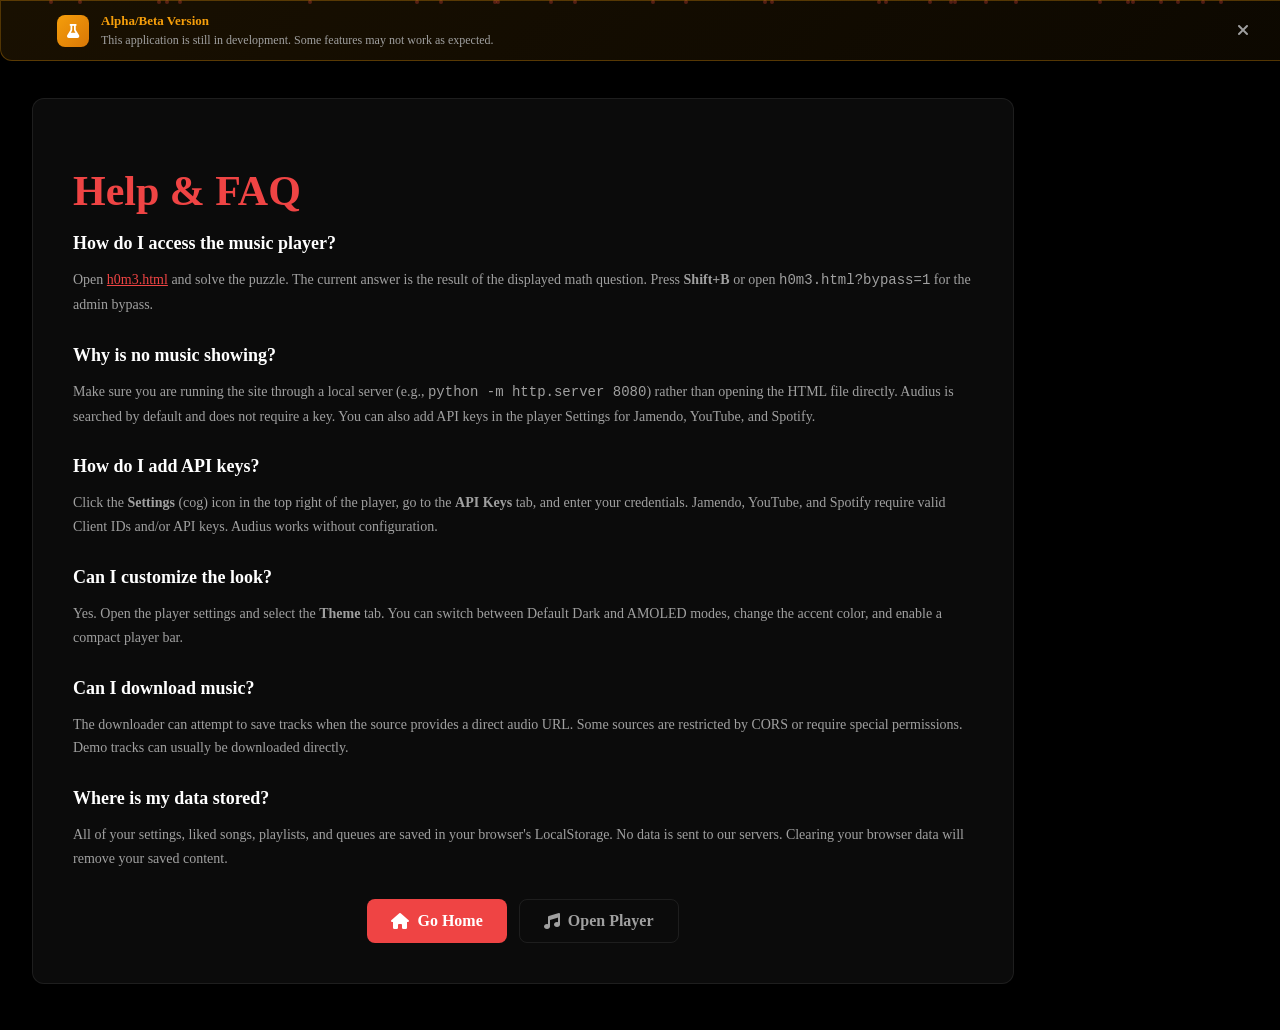
<file: help.html>
<!DOCTYPE html>
<html lang="en">
<head>
    <meta charset="UTF-8">
    <meta name="viewport" content="width=device-width, initial-scale=1.0">
    <title>Help & FAQ</title>
    <link rel="preconnect" href="https://fonts.googleapis.com">
    <link rel="preconnect" href="https://fonts.gstatic.com" crossorigin>
    <link href="https://fonts.googleapis.com/css2?family=Inter:wght@300;400;500;600;700;800&display=swap" rel="stylesheet">
    <link rel="stylesheet" href="css/shared.css">
    <link rel="stylesheet" href="https://cdnjs.cloudflare.com/ajax/libs/font-awesome/6.4.0/css/all.min.css">
</head>
<body>
    <div class="particles" id="particles"></div>

    <!-- Beta/Alpha Warning Banner -->
    <div class="beta-banner" id="betaBanner">
        <div class="beta-banner-content">
            <div class="beta-banner-icon"><i class="fas fa-flask"></i></div>
            <div class="beta-banner-text">
                <div class="beta-banner-title">Alpha/Beta Version</div>
                <div class="beta-banner-info">This application is still in development. Some features may not work as expected.</div>
            </div>
            <button class="beta-banner-close" id="betaBannerClose"><i class="fas fa-times"></i></button>
        </div>
    </div>

    <main class="page-container left">
        <div class="page-card wide">
            <h1 class="page-title">Help & FAQ</h1>

            <div class="page-section">
                <h3>How do I access the music player?</h3>
                <p>Open <a href="h0m3.html" style="color: var(--primary)">h0m3.html</a> and solve the puzzle. The current answer is the result of the displayed math question. Press <strong>Shift+B</strong> or open <code>h0m3.html?bypass=1</code> for the admin bypass.</p>
            </div>

            <div class="page-section">
                <h3>Why is no music showing?</h3>
                <p>Make sure you are running the site through a local server (e.g., <code>python -m http.server 8080</code>) rather than opening the HTML file directly. Audius is searched by default and does not require a key. You can also add API keys in the player Settings for Jamendo, YouTube, and Spotify.</p>
            </div>

            <div class="page-section">
                <h3>How do I add API keys?</h3>
                <p>Click the <strong>Settings</strong> (cog) icon in the top right of the player, go to the <strong>API Keys</strong> tab, and enter your credentials. Jamendo, YouTube, and Spotify require valid Client IDs and/or API keys. Audius works without configuration.</p>
            </div>

            <div class="page-section">
                <h3>Can I customize the look?</h3>
                <p>Yes. Open the player settings and select the <strong>Theme</strong> tab. You can switch between Default Dark and AMOLED modes, change the accent color, and enable a compact player bar.</p>
            </div>

            <div class="page-section">
                <h3>Can I download music?</h3>
                <p>The downloader can attempt to save tracks when the source provides a direct audio URL. Some sources are restricted by CORS or require special permissions. Demo tracks can usually be downloaded directly.</p>
            </div>

            <div class="page-section">
                <h3>Where is my data stored?</h3>
                <p>All of your settings, liked songs, playlists, and queues are saved in your browser's LocalStorage. No data is sent to our servers. Clearing your browser data will remove your saved content.</p>
            </div>

            <div class="page-actions">
                <a href="index.html" class="page-btn"><i class="fas fa-home"></i> Go Home</a>
                <a href="h0m3.html" class="page-btn secondary"><i class="fas fa-music"></i> Open Player</a>
            </div>
        </div>
    </main>

    <script src="js/shared.js"></script>
</body>
</html>
</file>
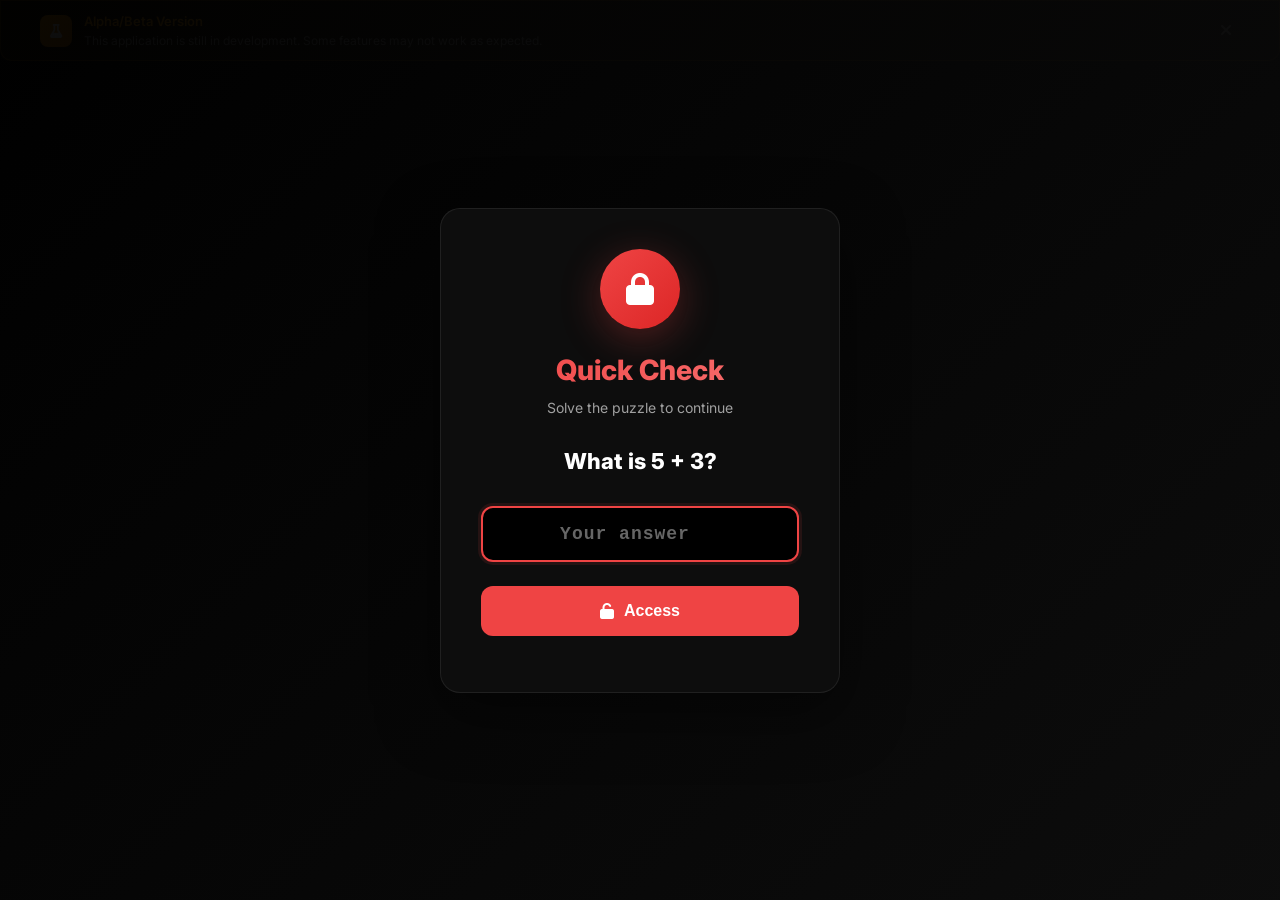
<file: N3K0.html>
<!DOCTYPE html>
<html lang="en">
<head>
    <meta charset="UTF-8">
    <meta name="viewport" content="width=device-width, initial-scale=1.0">
    <title>ReSpotiF*ck - Free Music Streaming</title>
    <meta name="description" content="Free music streaming from multiple sources including Audius, YouTube, Jamendo, and Spotify">
    <link rel="icon" type="image/svg+xml" href="data:image/svg+xml,<svg xmlns='http://www.w3.org/2000/svg' viewBox='0 0 100 100'><circle cx='50' cy='50' r='48' fill='%23ef4444'/><polygon points='35,25 35,75 80,50' fill='white' stroke='white' stroke-width='2'/></svg>">
    <link rel="apple-touch-icon" href="data:image/svg+xml,<svg xmlns='http://www.w3.org/2000/svg' viewBox='0 0 100 100'><circle cx='50' cy='50' r='48' fill='%23ef4444'/><polygon points='35,25 35,75 80,50' fill='white' stroke='white' stroke-width='2'/></svg>">
    
    <!-- Preconnect to external resources -->
    <link rel="preconnect" href="https://cdnjs.cloudflare.com">
    <link rel="preconnect" href="https://fonts.googleapis.com">
    <link rel="preconnect" href="https://fonts.gstatic.com" crossorigin>
    
    <link rel="stylesheet" href="https://cdnjs.cloudflare.com/ajax/libs/font-awesome/6.4.0/css/all.min.css" media="print" onload="this.media='all'">
    <link rel="stylesheet" href="css/shared.css">
    <link rel="stylesheet" href="css/styles.css">
    <link rel="manifest" href="manifest.json">
    <meta name="theme-color" content="#ef4444">
</head>
<body>
    <!-- Beta/Alpha Warning Banner -->
    <div class="beta-banner" id="betaBanner">
        <div class="beta-banner-content">
            <div class="beta-banner-icon">
                <i class="fas fa-flask"></i>
            </div>
            <div class="beta-banner-text">
                <div class="beta-banner-title">Alpha/Beta Version</div>
                <div class="beta-banner-info">This application is still in development. Some features may not work as expected.</div>
            </div>
            <button class="beta-banner-close" id="betaBannerClose">
                <i class="fas fa-times"></i>
            </button>
        </div>
    </div>

    <!-- PIN Entry Overlay -->
    <div class="pin-overlay" id="pinOverlay">
        <div class="pin-container">
            <div class="pin-icon">
                <i class="fas fa-lock"></i>
            </div>
            <h1 class="pin-title">Quick Check</h1>
            <p class="pin-subtitle">Solve the puzzle to continue</p>
            <p class="pin-subtitle" style="font-size: 22px; font-weight: 800; color: var(--text-primary);">What is 5 + 3?</p>
            
            <div class="pin-input-container">
                <input type="text" class="pin-input" id="pinInput" placeholder="Your answer" maxlength="8">
            </div>
            
            <button class="pin-submit-btn" id="pinSubmitBtn">
                <i class="fas fa-unlock"></i> Access
            </button>
            
            <div class="pin-error" id="pinError">
                <i class="fas fa-times-circle"></i>
                <span>Incorrect answer. Try again.</span>
            </div>
            

        </div>
    </div>

    <div class="app-container" id="appContainer" style="display: none;">
        <!-- Header -->
        <header class="header">
            <div class="logo">
                <div class="logo-icon">
                    <i class="fas fa-music"></i>
                </div>
                <div class="logo-text">ReSpotiF*ck</div>
            </div>
            <div class="header-actions">
                <button class="header-btn" id="dmcaBtn">
                    <i class="fas fa-exclamation-triangle"></i> DMCA
                </button>
                <button class="header-btn" id="settingsBtn">
                    <i class="fas fa-cog"></i> Settings
                </button>
                <a href="signin.html" class="header-btn primary" id="loginBtn">
                    <i class="fas fa-user"></i> Sign In
                </a>
            </div>
        </header>

        <!-- Main Layout -->
        <div class="main-layout">
            <!-- Sidebar -->
            <aside class="sidebar">
                <div class="sidebar-section">
                    <div class="sidebar-title">Library</div>
                    <div class="sidebar-item active" id="homeBtn">
                        <i class="fas fa-home"></i> Home
                    </div>
                    <div class="sidebar-item" id="likedSongsBtn">
                        <i class="fas fa-heart"></i> Liked Songs
                    </div>
                    <div class="sidebar-item" id="recentlyPlayedBtn">
                        <i class="fas fa-clock"></i> Recently Played
                    </div>
                    <div class="sidebar-item" id="queueBtn">
                        <i class="fas fa-list"></i> Queue
                    </div>
                    <div class="sidebar-item" id="playlistsBtn">
                        <i class="fas fa-folder"></i> Playlists
                    </div>
                </div>
                
                <div class="sidebar-section">
                    <div class="sidebar-title">Music Sources</div>
                    <div class="sidebar-item" id="audiusBtn">
                        <i class="fas fa-audio-description"></i> Audius
                    </div>
                    <div class="sidebar-item" id="youtubeBtn">
                        <i class="fab fa-youtube"></i> YouTube
                    </div>
                    <div class="sidebar-item" id="jamendoBtn">
                        <i class="fas fa-music"></i> Jamendo
                    </div>
                    <div class="sidebar-item" id="spotifyBtn">
                        <i class="fab fa-spotify"></i> Spotify
                    </div>
                </div>
                
                <div class="sidebar-section">
                    <div class="sidebar-title">Discover</div>
                    <div class="sidebar-item" id="trendingBtn">
                        <i class="fas fa-fire"></i> Trending
                    </div>
                    <div class="sidebar-item" id="newReleasesBtn">
                        <i class="fas fa-star"></i> New Releases
                    </div>
                    <div class="sidebar-item" id="genresBtn">
                        <i class="fas fa-list"></i> Browse Genres
                    </div>
                </div>
            </aside>

            <!-- Content Area -->
            <main class="content-area">
                <!-- Source Tabs -->
                <div class="source-tabs">
                    <button class="source-tab active" data-source="all">
                        <i class="fas fa-globe"></i> All Sources
                    </button>
                    <button class="source-tab" data-source="audius">
                        <i class="fas fa-audio-description"></i> Audius
                    </button>
                    <button class="source-tab" data-source="youtube">
                        <i class="fab fa-youtube"></i> YouTube
                    </button>
                    <button class="source-tab" data-source="jamendo">
                        <i class="fas fa-music"></i> Jamendo
                    </button>
                    <button class="source-tab" data-source="spotify">
                        <i class="fab fa-spotify"></i> Spotify
                    </button>
                </div>

                <!-- Search Bar -->
                <div class="search-container">
                    <div class="search-input-wrapper">
                        <i class="fas fa-search search-icon"></i>
                        <input type="text" class="search-input" id="searchInput" placeholder="Search for tracks, artists, albums...">
                        <button class="search-btn" id="searchBtn">
                            <i class="fas fa-search"></i>
                        </button>
                    </div>
                </div>

                <!-- Active Section Title -->
                <div class="content-title" id="contentTitle"></div>

                <!-- Track List -->
                <div class="track-list" id="trackList">
                    <div class="empty-state">
                        <div class="empty-state-icon">
                            <i class="fas fa-music"></i>
                        </div>
                        <h3 class="empty-state-title">Start Listening</h3>
                        <p class="empty-state-text">Search for your favorite music or explore recommendations</p>
                    </div>
                </div>
            </main>
        </div>

        <!-- Player -->
        <div class="player">
            <div class="player-info">
                <div class="track-art" id="trackArt">
                    <i class="fas fa-music"></i>
                </div>
                <div class="track-details">
                    <div class="track-title" id="trackTitle">No track selected</div>
                    <div class="track-artist" id="trackArtist">-</div>
                </div>
                <button class="like-btn" id="likeBtn">
                    <i class="far fa-heart"></i>
                </button>
            </div>

            <div class="player-controls">
                <button class="control-btn" id="shuffleBtn">
                    <i class="fas fa-random"></i>
                </button>
                <button class="control-btn" id="prevBtn">
                    <i class="fas fa-step-backward"></i>
                </button>
                <button class="play-btn" id="playPauseBtn">
                    <i class="fas fa-play"></i>
                </button>
                <button class="control-btn" id="nextBtn">
                    <i class="fas fa-step-forward"></i>
                </button>
                <button class="control-btn" id="repeatBtn">
                    <i class="fas fa-redo"></i>
                </button>
            </div>

            <div class="player-progress">
                <div class="time-display" id="currentTime">0:00</div>
                <div class="progress-bar" id="progressBar">
                    <div class="progress-fill" id="progressFill"></div>
                </div>
                <div class="time-display" id="duration">0:00</div>
            </div>

            <div class="player-volume">
                <button class="volume-btn" id="volumeBtn">
                    <i class="fas fa-volume-up"></i>
                </button>
                <input type="range" class="volume-slider" id="volumeSlider" min="0" max="100" value="100">
            </div>
        </div>
    </div>

    <!-- PIN Overlay Styles -->
    <style>
        .pin-overlay {
            position: fixed;
            top: 0;
            left: 0;
            width: 100%;
            height: 100%;
            background: linear-gradient(135deg, rgba(0, 0, 0, 0.95), rgba(13, 13, 13, 0.98));
            display: flex;
            align-items: center;
            justify-content: center;
            z-index: 2000;
            animation: fadeIn 0.5s ease;
        }
        
        .pin-overlay.hidden {
            display: none;
        }
        
        @keyframes fadeIn {
            from { opacity: 0; }
            to { opacity: 1; }
        }
        
        .pin-container {
            background: var(--bg-card);
            border: 1px solid var(--border);
            border-radius: 20px;
            padding: 40px;
            max-width: 400px;
            width: 90%;
            text-align: center;
            animation: slideUp 0.5s ease;
            box-shadow: 0 20px 60px rgba(0, 0, 0, 0.5);
        }
        
        @keyframes slideUp {
            from {
                opacity: 0;
                transform: translateY(30px);
            }
            to {
                opacity: 1;
                transform: translateY(0);
            }
        }
        
        .pin-icon {
            width: 80px;
            height: 80px;
            background: linear-gradient(135deg, var(--primary), var(--primary-dark));
            border-radius: 50%;
            display: flex;
            align-items: center;
            justify-content: center;
            margin: 0 auto 24px;
            font-size: 32px;
            color: white;
            box-shadow: 0 10px 40px rgba(239, 68, 68, 0.3);
            animation: pulse 2s infinite;
        }
        
        @keyframes pulse {
            0%, 100% {
                transform: scale(1);
                box-shadow: 0 10px 40px rgba(239, 68, 68, 0.3);
            }
            50% {
                transform: scale(1.05);
                box-shadow: 0 15px 50px rgba(239, 68, 68, 0.4);
            }
        }
        
        .pin-title {
            font-size: 28px;
            font-weight: 800;
            margin-bottom: 12px;
            background: linear-gradient(135deg, var(--primary), var(--primary-light));
            -webkit-background-clip: text;
            -webkit-text-fill-color: transparent;
            background-clip: text;
        }
        
        .pin-subtitle {
            font-size: 14px;
            color: var(--text-secondary);
            margin-bottom: 32px;
        }
        
        .pin-input-container {
            position: relative;
            margin-bottom: 24px;
        }
        
        .pin-input {
            width: 100%;
            padding: 16px 50px 16px 20px;
            background: var(--bg-dark);
            border: 2px solid var(--border);
            border-radius: 12px;
            color: var(--text-primary);
            font-size: 18px;
            font-weight: 600;
            letter-spacing: 4px;
            text-align: center;
            transition: all 0.3s ease;
            font-family: 'Courier New', monospace;
        }
        
        .pin-input:focus {
            outline: none;
            border-color: var(--primary);
            box-shadow: 0 0 0 3px rgba(239, 68, 68, 0.1);
        }
        
        .pin-input::placeholder {
            letter-spacing: 1px;
            color: var(--text-muted);
        }
        
        .pin-toggle-btn {
            position: absolute;
            right: 12px;
            top: 50%;
            transform: translateY(-50%);
            background: transparent;
            border: none;
            color: var(--text-muted);
            cursor: pointer;
            padding: 8px;
            border-radius: 6px;
            transition: all 0.2s ease;
        }
        
        .pin-toggle-btn:hover {
            color: var(--text-primary);
            background: var(--bg-hover);
        }
        
        .pin-submit-btn {
            width: 100%;
            padding: 16px 24px;
            background: var(--primary);
            border: none;
            border-radius: 12px;
            color: white;
            font-size: 16px;
            font-weight: 600;
            cursor: pointer;
            display: flex;
            align-items: center;
            justify-content: center;
            gap: 10px;
            transition: all 0.3s ease;
            margin-bottom: 16px;
        }
        
        .pin-submit-btn:hover {
            background: var(--primary-dark);
            transform: translateY(-2px);
            box-shadow: 0 8px 25px rgba(239, 68, 68, 0.3);
        }
        
        .pin-submit-btn:active {
            transform: translateY(0);
        }
        
        .pin-error {
            display: none;
            background: rgba(239, 68, 68, 0.1);
            border: 1px solid var(--primary);
            border-radius: 8px;
            padding: 12px;
            margin-bottom: 16px;
            color: var(--primary);
            font-size: 14px;
            align-items: center;
            gap: 8px;
            animation: shake 0.5s ease;
        }
        
        .pin-error.active {
            display: flex;
        }
        
        @keyframes shake {
            0%, 100% { transform: translateX(0); }
            25% { transform: translateX(-10px); }
            75% { transform: translateX(10px); }
        }
        
        .pin-hint {
            margin-bottom: 20px;
        }
        
        .pin-hint p {
            font-size: 12px;
            color: var(--text-muted);
            font-style: italic;
        }
        
        .pin-bypass {
            border-top: 1px solid var(--border);
            padding-top: 20px;
        }
        
        .bypass-btn {
            width: 100%;
            padding: 12px 24px;
            background: transparent;
            border: 1px solid var(--border);
            border-radius: 8px;
            color: var(--text-muted);
            font-size: 13px;
            font-weight: 500;
            cursor: pointer;
            display: flex;
            align-items: center;
            justify-content: center;
            gap: 8px;
            transition: all 0.3s ease;
        }
        
        .bypass-btn:hover {
            background: var(--bg-hover);
            color: var(--text-primary);
            border-color: var(--text-muted);
        }
        
        /* Responsive Design for PIN Overlay */
        @media (max-width: 768px) {
            .pin-container {
                padding: 32px 24px;
                max-width: 90%;
                margin-top: 20px;
            }
            
            .pin-icon {
                width: 60px;
                height: 60px;
                font-size: 24px;
                margin-bottom: 20px;
            }
            
            .pin-title {
                font-size: 24px;
            }
            
            .pin-subtitle {
                font-size: 14px;
            }
            
            .pin-input {
                padding: 14px 50px 14px 16px;
                font-size: 16px;
            }
            
            .pin-submit-btn {
                padding: 14px 20px;
                font-size: 15px;
            }
            
            .pin-hint p {
                font-size: 11px;
            }
            
            .bypass-btn {
                padding: 10px 16px;
                font-size: 12px;
            }
        }
        
        @media (max-width: 480px) {
            .pin-container {
                padding: 24px 16px;
            }
            
            .pin-icon {
                width: 50px;
                height: 50px;
                font-size: 20px;
                margin-bottom: 16px;
            }
            
            .pin-title {
                font-size: 20px;
            }
            
            .pin-subtitle {
                font-size: 13px;
            }
            
            .pin-input {
                padding: 12px 44px 12px 14px;
                font-size: 14px;
            }
            
            .pin-submit-btn {
                padding: 12px 16px;
                font-size: 14px;
            }
            
            .pin-error {
                padding: 10px 12px;
                font-size: 13px;
            }
            
            .pin-hint p {
                font-size: 10px;
            }
            
            .bypass-btn {
                padding: 8px 12px;
                font-size: 11px;
            }
        }
    </style>

    <!-- Hidden YouTube Player -->
    <div id="youtubePlayer" style="display: none;"></div>
    
    <!-- Audio Player -->
    <audio id="audioPlayer"></audio>
    
    <!-- Audio Visualization Canvas -->
    <canvas id="audioVisualizer" class="audio-visualizer"></canvas>

    <!-- Security Modal -->
    <div class="security-modal" id="securityModal">
        <div class="security-modal-content">
            <div class="security-modal-header">
                <div class="security-icon">
                    <i class="fas fa-shield-alt"></i>
                </div>
                <h2>Security Notice</h2>
                <button class="security-close-btn" id="securityCloseBtn">
                    <i class="fas fa-times"></i>
                </button>
            </div>
            <div class="security-modal-body">
                <div class="security-section">
                    <h3><i class="fas fa-user-secret"></i> Confidentiality Agreement</h3>
                    <p>This application is for private use only. By continuing to use this service, you agree to the following terms:</p>
                    <ul>
                        <li>Do not share information about this platform with others</li>
                        <li>Do not discuss, mention, or reference this service publicly</li>
                        <li>Keep all access credentials and PIN codes confidential</li>
                        <li>Do not attempt to reverse engineer or inspect the code</li>
                        <li>Respect the privacy and security measures in place</li>
                    </ul>
                </div>
                <div class="security-warning">
                    <i class="fas fa-exclamation-triangle"></i>
                    <span>Violation of these terms may result in immediate access revocation.</span>
                </div>
            </div>
            <div class="security-modal-footer">
                <button class="security-accept-btn" id="securityAcceptBtn">
                    <i class="fas fa-check"></i> I Understand & Accept
                </button>
            </div>
        </div>
    </div>

    <!-- DMCA Modal -->
    <div class="dmca-modal" id="dmcaModal">
        <div class="dmca-modal-content">
            <div class="dmca-modal-header">
                <div class="dmca-icon">
                    <i class="fas fa-exclamation-triangle"></i>
                </div>
                <h2>DMCA & Copyright Notice</h2>
                <button class="dmca-close-btn" id="dmcaCloseBtn">
                    <i class="fas fa-times"></i>
                </button>
            </div>
            <div class="dmca-modal-body">
                <div class="dmca-section">
                    <h3><i class="fas fa-info-circle"></i> Important Notice</h3>
                    <p>This application aggregates music from various public sources including Audius, YouTube, Jamendo, and Spotify APIs. We do not host any copyrighted content on our servers.</p>
                </div>
                
                <div class="dmca-section">
                    <h3><i class="fas fa-shield-alt"></i> Content Sources</h3>
                    <ul>
                        <li><strong>Audius:</strong> Decentralized music platform with artist-uploaded content</li>
                        <li><strong>YouTube:</strong> User-generated content platform</li>
                        <li><strong>Jamendo:</strong> Free music from independent artists</li>
                        <li><strong>Spotify:</strong> Preview clips only (requires API access)</li>
                    </ul>
                </div>
                
                <div class="dmca-section">
                    <h3><i class="fas fa-balance-scale"></i> Copyright Policy</h3>
                    <p>We respect copyright laws and intellectual property rights. If you believe any content infringes on your copyright, please contact the respective content provider directly to file a DMCA takedown request.</p>
                </div>
                
                <div class="dmca-section">
                    <h3><i class="fas fa-user-shield"></i> User Responsibility</h3>
                    <p>Users are responsible for ensuring they have the right to access and stream content. This application is for educational and personal use only. Always comply with the terms of service of the respective platforms.</p>
                </div>
                
                <div class="dmca-disclaimer">
                    <strong>Disclaimer:</strong> This application is not affiliated with, endorsed by, or connected to any of the music platforms mentioned. All trademarks and copyrights belong to their respective owners.
                </div>
            </div>
            <div class="dmca-modal-footer">
                <button class="dmca-acknowledge-btn" id="dmcaAcknowledgeBtn">
                    <i class="fas fa-check"></i> I Understand
                </button>
            </div>
        </div>
    </div>

    <!-- Settings Modal -->
    <div class="settings-modal" id="settingsModal">
        <div class="settings-modal-content">
            <div class="settings-modal-header">
                <div class="settings-icon">
                    <i class="fas fa-cog"></i>
                </div>
                <h2>Settings</h2>
                <button class="settings-close-btn" id="settingsCloseBtn">
                    <i class="fas fa-times"></i>
                </button>
            </div>
            
            <!-- Settings Tabs -->
            <div class="settings-tabs">
                <button class="settings-tab active" data-tab="api">
                    <i class="fas fa-key"></i> API Keys
                </button>
                <button class="settings-tab" data-tab="playback">
                    <i class="fas fa-play"></i> Playback
                </button>
                <button class="settings-tab" data-tab="youtube">
                    <i class="fab fa-youtube"></i> YouTube
                </button>
                <button class="settings-tab" data-tab="debug">
                    <i class="fas fa-bug"></i> Debug
                </button>
                <button class="settings-tab" data-tab="playlists">
                    <i class="fas fa-list"></i> Playlists
                </button>
                <button class="settings-tab" data-tab="audio">
                    <i class="fas fa-sliders-h"></i> Audio
                </button>
                <button class="settings-tab" data-tab="developer">
                    <i class="fas fa-code"></i> Developer
                </button>
                <button class="settings-tab" data-tab="downloader">
                    <i class="fas fa-download"></i> Downloader
                </button>
            </div>
            
            <div class="settings-modal-body">
                <!-- API Keys Tab -->
                <div class="settings-tab-content active" id="api-tab">
                    <div class="settings-section">
                        <h3><i class="fas fa-audio-description"></i> Audius API</h3>
                        <div class="settings-input-group">
                            <label>API Key (Optional)</label>
                            <input type="text" class="settings-input" id="audiusApiKey" placeholder="Enter your Audius API key">
                            <small class="settings-note">Leave empty to use public API</small>
                        </div>
                        <p class="settings-help">Get your API key from <a href="https://developers.audius.co/" target="_blank">Audius Developers</a></p>
                    </div>
                    
                    <div class="settings-section">
                        <h3><i class="fab fa-youtube"></i> YouTube API</h3>
                        <div class="settings-input-group">
                            <label>API Key (Optional)</label>
                            <input type="text" class="settings-input" id="youtubeApiKey" placeholder="Enter your YouTube API key">
                            <small class="settings-note">Required for YouTube playback</small>
                        </div>
                        <p class="settings-help">Get your API key from <a href="https://console.cloud.google.com/" target="_blank">Google Cloud Console</a></p>
                    </div>
                    
                    <div class="settings-section">
                        <h3><i class="fas fa-music"></i> Jamendo API</h3>
                        <div class="settings-input-group">
                            <label>Client ID (Optional)</label>
                            <input type="text" class="settings-input" id="jamendoClientId" placeholder="Enter your Jamendo Client ID">
                            <small class="settings-note">Leave empty to use default ID</small>
                        </div>
                        <p class="settings-help">Get your Client ID from <a href="https://developer.jamendo.com/v3.0/" target="_blank">Jamendo Developers</a></p>
                    </div>
                    
                    <div class="settings-section">
                        <h3><i class="fab fa-spotify"></i> Spotify API</h3>
                        <div class="settings-input-group">
                            <label>Client ID (Optional)</label>
                            <input type="text" class="settings-input" id="spotifyClientId" placeholder="Enter your Spotify Client ID">
                            <small class="settings-note">Required for Spotify previews</small>
                        </div>
                        <div class="settings-input-group">
                            <label>Client Secret (Optional)</label>
                            <input type="password" class="settings-input" id="spotifyClientSecret" placeholder="Enter your Spotify Client Secret">
                            <small class="settings-note">Required if Client ID is provided</small>
                        </div>
                        <p class="settings-help">Get your credentials from <a href="https://developer.spotify.com/dashboard/" target="_blank">Spotify Developer Dashboard</a></p>
                    </div>
                </div>
                
                <!-- Playback Tab -->
                <div class="settings-tab-content" id="playback-tab">
                    <div class="settings-section">
                        <h3><i class="fas fa-sliders-h"></i> Playback Settings</h3>
                        <div class="settings-input-group">
                            <label>Default Volume</label>
                            <input type="range" class="settings-range" id="defaultVolume" min="0" max="100" value="100">
                            <span class="range-value" id="volumeValue">100%</span>
                        </div>
                        <div class="settings-checkbox-group">
                            <label class="settings-checkbox">
                                <input type="checkbox" id="autoPlayNext">
                                <span>Auto-play next track</span>
                            </label>
                        </div>
                        <div class="settings-checkbox-group">
                            <label class="settings-checkbox">
                                <input type="checkbox" id="showNotifications">
                                <span>Show playback notifications</span>
                            </label>
                        </div>
                        <div class="settings-checkbox-group">
                            <label class="settings-checkbox">
                                <input type="checkbox" id="crossfadeEnabled">
                                <span>Enable crossfade</span>
                            </label>
                        </div>
                        <div class="settings-input-group">
                            <label>Crossfade duration (seconds)</label>
                            <input type="number" class="settings-input" id="crossfadeDuration" min="0" max="10" value="2">
                        </div>
                        <div class="settings-checkbox-group">
                            <label class="settings-checkbox">
                                <input type="checkbox" id="gaplessPlayback">
                                <span>Gapless playback</span>
                            </label>
                        </div>
                        <div class="settings-input-group">
                            <label>Playback speed</label>
                            <select class="settings-select" id="playbackSpeed">
                                <option value="0.5">0.5x</option>
                                <option value="0.75">0.75x</option>
                                <option value="1" selected>1x (Normal)</option>
                                <option value="1.25">1.25x</option>
                                <option value="1.5">1.5x</option>
                                <option value="2">2x</option>
                            </select>
                        </div>
                    </div>
                </div>
                
                <!-- YouTube Tab -->
                <div class="settings-tab-content" id="youtube-tab">
                    <div class="settings-section">
                        <h3><i class="fab fa-youtube"></i> YouTube Audio Playback</h3>
                        
                        <div class="settings-input-group">
                            <label>YouTube URL</label>
                            <input type="text" class="settings-input" id="youtubeUrlInput" placeholder="https://www.youtube.com/watch?v=...">
                            <small class="settings-note">Paste a YouTube video URL to play the audio</small>
                        </div>
                        
                        <button class="download-btn" id="playYouTubeBtn">
                            <i class="fas fa-play"></i> Play YouTube Audio
                        </button>
                        
                        <div class="youtube-info">
                            <p><strong>Note:</strong> YouTube audio playback requires a YouTube API key for full functionality. Without an API key, you can still try to play videos, but they may not work due to YouTube's restrictions.</p>
                        </div>
                    </div>
                    
                    <div class="settings-section">
                        <h3><i class="fas fa-info-circle"></i> How it works</h3>
                        <div class="youtube-instructions">
                            <ol>
                                <li>Copy a YouTube video URL</li>
                                <li>Paste it in the field above</li>
                                <li>Click "Play YouTube Audio"</li>
                                <li>The audio will play using the built-in player controls</li>
                            </ol>
                            <p class="settings-note">For best results, add your YouTube API key in the API Keys tab.</p>
                        </div>
                    </div>
                </div>
                
                <!-- Debug Tab -->
                <div class="settings-tab-content" id="debug-tab">
                    <div class="settings-section">
                        <h3><i class="fas fa-bug"></i> API Debugging Dashboard</h3>
                        <div class="debug-dashboard">
                            <div class="debug-controls">
                                <button class="debug-btn" id="clearDebugLogs">
                                    <i class="fas fa-trash"></i> Clear Logs
                                </button>
                                <button class="debug-btn" id="exportDebugLogs">
                                    <i class="fas fa-download"></i> Export Logs
                                </button>
                                <div class="debug-toggle">
                                    <label class="settings-checkbox">
                                        <input type="checkbox" id="debugMode">
                                        <span>Debug Mode (Verbose)</span>
                                    </label>
                                </div>
                            </div>
                            
                            <div class="debug-stats">
                                <div class="debug-stat">
                                    <div class="debug-stat-label">Audius Requests</div>
                                    <div class="debug-stat-value" id="audiusRequestCount">0</div>
                                </div>
                                <div class="debug-stat">
                                    <div class="debug-stat-label">YouTube Requests</div>
                                    <div class="debug-stat-value" id="youtubeRequestCount">0</div>
                                </div>
                                <div class="debug-stat">
                                    <div class="debug-stat-label">Jamendo Requests</div>
                                    <div class="debug-stat-value" id="jamendoRequestCount">0</div>
                                </div>
                                <div class="debug-stat">
                                    <div class="debug-stat-label">Spotify Requests</div>
                                    <div class="debug-stat-value" id="spotifyRequestCount">0</div>
                                </div>
                                <div class="debug-stat">
                                    <div class="debug-stat-label">Total Errors</div>
                                    <div class="debug-stat-value error" id="totalErrorCount">0</div>
                                </div>
                            </div>
                            
                            <div class="debug-logs" id="debugLogs">
                                <div class="debug-log-info">Debug logs will appear here...</div>
                            </div>
                        </div>
                    </div>
                </div>
                
                <!-- Playlists Tab -->
                <div class="settings-tab-content" id="playlists-tab">
                    <div class="settings-section">
                        <h3><i class="fas fa-list"></i> Playlist Management</h3>
                        <div class="playlist-controls">
                            <button class="playlist-btn" id="createPlaylistBtn">
                                <i class="fas fa-plus"></i> Create Playlist
                            </button>
                            <button class="playlist-btn" id="importPlaylistBtn">
                                <i class="fas fa-upload"></i> Import Playlist
                            </button>
                            <button class="playlist-btn" id="exportAllPlaylistsBtn">
                                <i class="fas fa-download"></i> Export All
                            </button>
                        </div>
                        
                        <div class="playlist-list" id="playlistList">
                            <div class="empty-playlists">No playlists created yet</div>
                        </div>
                    </div>
                </div>
                
                <!-- Audio Tab -->
                <div class="settings-tab-content" id="audio-tab">
                    <div class="settings-section">
                        <h3><i class="fas fa-sliders-h"></i> Audio Enhancement</h3>
                        <div class="settings-input-group">
                            <label>Equalizer Preset</label>
                            <select class="settings-select" id="equalizerPreset">
                                <option value="flat">Flat</option>
                                <option value="bass">Bass Boost</option>
                                <option value="vocal">Vocal</option>
                                <option value="rock">Rock</option>
                                <option value="pop">Pop</option>
                                <option value="jazz">Jazz</option>
                                <option value="classical">Classical</option>
                                <option value="electronic">Electronic</option>
                                <option value="custom">Custom</option>
                            </select>
                        </div>
                        
                        <div class="equalizer-sliders" id="equalizerSliders">
                            <div class="eq-slider">
                                <label>60Hz</label>
                                <input type="range" class="eq-range" data-frequency="60" min="-12" max="12" value="0">
                                <span class="eq-value">0dB</span>
                            </div>
                            <div class="eq-slider">
                                <label>170Hz</label>
                                <input type="range" class="eq-range" data-frequency="170" min="-12" max="12" value="0">
                                <span class="eq-value">0dB</span>
                            </div>
                            <div class="eq-slider">
                                <label>310Hz</label>
                                <input type="range" class="eq-range" data-frequency="310" min="-12" max="12" value="0">
                                <span class="eq-value">0dB</span>
                            </div>
                            <div class="eq-slider">
                                <label>600Hz</label>
                                <input type="range" class="eq-range" data-frequency="600" min="-12" max="12" value="0">
                                <span class="eq-value">0dB</span>
                            </div>
                            <div class="eq-slider">
                                <label>1kHz</label>
                                <input type="range" class="eq-range" data-frequency="1000" min="-12" max="12" value="0">
                                <span class="eq-value">0dB</span>
                            </div>
                            <div class="eq-slider">
                                <label>3kHz</label>
                                <input type="range" class="eq-range" data-frequency="3000" min="-12" max="12" value="0">
                                <span class="eq-value">0dB</span>
                            </div>
                            <div class="eq-slider">
                                <label>6kHz</label>
                                <input type="range" class="eq-range" data-frequency="6000" min="-12" max="12" value="0">
                                <span class="eq-value">0dB</span>
                            </div>
                            <div class="eq-slider">
                                <label>12kHz</label>
                                <input type="range" class="eq-range" data-frequency="12000" min="-12" max="12" value="0">
                                <span class="eq-value">0dB</span>
                            </div>
                            <div class="eq-slider">
                                <label>14kHz</label>
                                <input type="range" class="eq-range" data-frequency="14000" min="-12" max="12" value="0">
                                <span class="eq-value">0dB</span>
                            </div>
                            <div class="eq-slider">
                                <label>16kHz</label>
                                <input type="range" class="eq-range" data-frequency="16000" min="-12" max="12" value="0">
                                <span class="eq-value">0dB</span>
                            </div>
                        </div>
                        
                        <div class="settings-checkbox-group">
                            <label class="settings-checkbox">
                                <input type="checkbox" id="volumeNormalization">
                                <span>Volume normalization</span>
                            </label>
                        </div>
                        <div class="settings-checkbox-group">
                            <label class="settings-checkbox">
                                <input type="checkbox" id="enableVisualizer">
                                <span>Enable audio visualization</span>
                            </label>
                        </div>
                    </div>
                </div>
                
                <!-- Developer Tab -->
                <div class="settings-tab-content" id="developer-tab">
                    <div class="settings-section">
                        <h3><i class="fas fa-code"></i> Developer Configuration</h3>
                        <div class="settings-input-group">
                            <label>API Request Timeout (ms)</label>
                            <input type="number" class="settings-input" id="apiTimeout" min="1000" max="30000" value="10000">
                        </div>
                        <div class="settings-input-group">
                            <label>API Retry Attempts</label>
                            <input type="number" class="settings-input" id="apiRetryAttempts" min="0" max="5" value="3">
                        </div>
                        <div class="settings-input-group">
                            <label>Custom CORS Proxy (Optional)</label>
                            <input type="text" class="settings-input" id="corsProxy" placeholder="https://cors.example.com/">
                        </div>
                        <div class="settings-checkbox-group">
                            <label class="settings-checkbox">
                                <input type="checkbox" id="enablePerformanceProfiling">
                                <span>Enable performance profiling</span>
                            </label>
                        </div>
                        
                        <div class="developer-actions">
                            <button class="developer-btn" id="exportSettingsBtn">
                                <i class="fas fa-download"></i> Export Settings
                            </button>
                            <button class="developer-btn" id="importSettingsBtn">
                                <i class="fas fa-upload"></i> Import Settings
                            </button>
                            <button class="developer-btn danger" id="clearAllDataBtn">
                                <i class="fas fa-trash"></i> Clear All Data
                            </button>
                        </div>
                        
                        <div class="developer-info">
                            <h4>Keyboard Shortcuts</h4>
                            <div class="shortcut-list">
                                <div class="shortcut"><kbd>Space</kbd> Play/Pause</div>
                                <div class="shortcut"><kbd>Shift</kbd> + <kbd>→</kbd> Next track</div>
                                <div class="shortcut"><kbd>Shift</kbd> + <kbd>←</kbd> Previous track</div>
                                <div class="shortcut"><kbd>Shift</kbd> + <kbd>S</kbd> Toggle shuffle</div>
                                <div class="shortcut"><kbd>Shift</kbd> + <kbd>R</kbd> Toggle repeat</div>
                            </div>
                        </div>
                    </div>
                </div>
                
                <!-- Downloader Tab -->
                <div class="settings-tab-content" id="downloader-tab">
                    <div class="settings-section">
                        <h3><i class="fas fa-download"></i> Music Downloader</h3>
                        
                        <!-- Download Method Selection -->
                        <div class="download-methods">
                            <button class="download-method-btn active" id="downloadFromListBtn">
                                <i class="fas fa-list"></i> Download from List
                            </button>
                            <button class="download-method-btn" id="downloadFromUrlBtn">
                                <i class="fas fa-link"></i> Download from URL
                            </button>
                        </div>
                        
                        <!-- Download from List -->
                        <div class="download-method-content active" id="downloadFromList">
                            <div class="settings-input-group">
                                <label>Search for songs to download</label>
                                <div class="download-search">
                                    <input type="text" class="settings-input" id="downloadSearchInput" placeholder="Search for songs...">
                                    <button class="download-search-btn" id="downloadSearchBtn">
                                        <i class="fas fa-search"></i>
                                    </button>
                                </div>
                            </div>
                            
                            <div class="download-track-list" id="downloadTrackList">
                                <div class="download-empty-state">
                                    <i class="fas fa-music"></i>
                                    <p>Search for songs to see download options</p>
                                </div>
                            </div>
                        </div>
                        
                        <!-- Download from URL -->
                        <div class="download-method-content" id="downloadFromUrl">
                            <div class="settings-input-group">
                                <label>Direct Song URL</label>
                                <input type="text" class="settings-input" id="directDownloadUrl" placeholder="https://example.com/song.mp3">
                                <small class="settings-note">Enter a direct URL to an audio file</small>
                            </div>
                            
                            <div class="settings-input-group">
                                <label>Song Information (Optional)</label>
                                <input type="text" class="settings-input" id="directDownloadTitle" placeholder="Song title">
                                <input type="text" class="settings-input" id="directDownloadArtist" placeholder="Artist name">
                            </div>
                            
                            <button class="download-btn" id="directDownloadBtn">
                                <i class="fas fa-download"></i> Download from URL
                            </button>
                        </div>
                    </div>
                    
                    <!-- Download Settings -->
                    <div class="settings-section">
                        <h3><i class="fas fa-cog"></i> Download Settings</h3>
                        
                        <div class="settings-input-group">
                            <label>Download Location</label>
                            <div class="download-location">
                                <input type="text" class="settings-input" id="downloadLocation" placeholder="Default download folder" readonly>
                                <button class="download-location-btn" id="selectDownloadFolder">
                                    <i class="fas fa-folder-open"></i> Browse
                                </button>
                            </div>
                            <small class="settings-note">Note: Browser security limits download location to default Downloads folder</small>
                        </div>
                        
                        <div class="settings-input-group">
                            <label>File Format</label>
                            <select class="settings-select" id="downloadFormat">
                                <option value="mp3">MP3 (Recommended)</option>
                                <option value="wav">WAV (High Quality)</option>
                                <option value="m4a">M4A (AAC)</option>
                                <option value="original">Original Format</option>
                            </select>
                        </div>
                        
                        <div class="settings-input-group">
                            <label>Audio Quality</label>
                            <select class="settings-select" id="downloadQuality">
                                <option value="highest">Highest Quality</option>
                                <option value="high">High (320kbps)</option>
                                <option value="medium" selected>Medium (192kbps)</option>
                                <option value="low">Low (128kbps)</option>
                            </select>
                        </div>
                        
                        <div class="settings-input-group">
                            <label>Overwrite Behavior</label>
                            <select class="settings-select" id="overwriteBehavior">
                                <option value="ask">Ask if file exists</option>
                                <option value="overwrite">Overwrite existing files</option>
                                <option value="skip">Skip if file exists</option>
                                <option value="rename">Auto-rename (add number)</option>
                            </select>
                        </div>
                        
                        <div class="settings-checkbox-group">
                            <label class="settings-checkbox">
                                <input type="checkbox" id="downloadMetadata" checked>
                                <span>Download metadata (title, artist, album)</span>
                            </label>
                        </div>
                        
                        <div class="settings-checkbox-group">
                            <label class="settings-checkbox">
                                <input type="checkbox" id="downloadCoverArt" checked>
                                <span>Download cover art</span>
                            </label>
                        </div>
                        
                        <div class="settings-checkbox-group">
                            <label class="settings-checkbox">
                                <input type="checkbox" id="autoOrganize">
                                <span>Auto-organize by artist/album</span>
                            </label>
                        </div>
                    </div>
                    
                    <!-- Download Queue -->
                    <div class="settings-section">
                        <h3><i class="fas fa-list-ol"></i> Download Queue</h3>
                        
                        <div class="download-queue-controls">
                            <button class="download-queue-btn" id="startAllDownloads">
                                <i class="fas fa-play"></i> Start All
                            </button>
                            <button class="download-queue-btn" id="pauseDownloads">
                                <i class="fas fa-pause"></i> Pause
                            </button>
                            <button class="download-queue-btn danger" id="clearDownloadQueue">
                                <i class="fas fa-trash"></i> Clear Queue
                            </button>
                        </div>
                        
                        <div class="download-queue" id="downloadQueue">
                            <div class="download-queue-empty">
                                <i class="fas fa-download"></i>
                                <p>No downloads in queue</p>
                            </div>
                        </div>
                    </div>
                </div>
            </div>
            
            <div class="settings-modal-footer">
                <button class="settings-reset-btn" id="settingsResetBtn">
                    <i class="fas fa-undo"></i> Reset to Defaults
                </button>
                <button class="settings-save-btn" id="settingsSaveBtn">
                    <i class="fas fa-save"></i> Save Settings
                </button>
            </div>
        </div>
    </div>

    <style>
        /* Settings Tabs */
        .settings-tabs {
            display: flex;
            background: var(--bg-dark);
            border-bottom: 1px solid var(--border);
            overflow-x: auto;
        }
        
        .settings-tab {
            padding: 16px 20px;
            background: transparent;
            border: none;
            color: var(--text-secondary);
            font-size: 14px;
            font-weight: 500;
            cursor: pointer;
            display: flex;
            align-items: center;
            gap: 8px;
            transition: all 0.2s ease;
            white-space: nowrap;
            border-bottom: 2px solid transparent;
        }
        
        .settings-tab:hover {
            color: var(--text-primary);
            background: var(--bg-hover);
        }
        
        .settings-tab.active {
            color: var(--primary);
            border-bottom-color: var(--primary);
        }
        
        .settings-tab-content {
            display: none;
            padding: 24px;
        }
        
        .settings-tab-content.active {
            display: block;
        }
        
        /* Debug Dashboard */
        .debug-dashboard {
            background: var(--bg-dark);
            border: 1px solid var(--border);
            border-radius: 12px;
            padding: 20px;
        }
        
        .debug-controls {
            display: flex;
            gap: 12px;
            margin-bottom: 20px;
            flex-wrap: wrap;
        }
        
        .debug-btn {
            padding: 10px 16px;
            background: var(--bg-hover);
            border: 1px solid var(--border);
            border-radius: 8px;
            color: var(--text-primary);
            font-size: 14px;
            cursor: pointer;
            display: flex;
            align-items: center;
            gap: 8px;
            transition: all 0.2s ease;
        }
        
        .debug-btn:hover {
            background: var(--primary);
            border-color: var(--primary);
        }
        
        .debug-toggle {
            margin-left: auto;
        }
        
        .debug-stats {
            display: grid;
            grid-template-columns: repeat(auto-fit, minmax(120px, 1fr));
            gap: 16px;
            margin-bottom: 20px;
        }
        
        .debug-stat {
            background: var(--bg-card);
            border: 1px solid var(--border);
            border-radius: 8px;
            padding: 16px;
            text-align: center;
        }
        
        .debug-stat-label {
            font-size: 12px;
            color: var(--text-secondary);
            margin-bottom: 8px;
        }
        
        .debug-stat-value {
            font-size: 24px;
            font-weight: 700;
            color: var(--text-primary);
        }
        
        .debug-stat-value.error {
            color: #ef4444;
        }
        
        .debug-logs {
            background: var(--bg-card);
            border: 1px solid var(--border);
            border-radius: 8px;
            padding: 16px;
            max-height: 300px;
            overflow-y: auto;
            font-family: 'Courier New', monospace;
            font-size: 12px;
        }
        
        .debug-log-entry {
            padding: 8px 0;
            border-bottom: 1px solid var(--border);
            display: flex;
            gap: 12px;
        }
        
        .debug-log-entry:last-child {
            border-bottom: none;
        }
        
        .debug-log-time {
            color: var(--text-muted);
            min-width: 80px;
        }
        
        .debug-log-source {
            color: var(--primary);
            min-width: 80px;
            font-weight: 600;
        }
        
        .debug-log-message {
            color: var(--text-primary);
            flex: 1;
        }
        
        .debug-log-error {
            color: #ef4444;
        }
        
        .debug-log-success {
            color: #10b981;
        }
        
        .debug-log-info {
            color: var(--text-secondary);
            font-style: italic;
        }
        
        /* Playlist Management */
        .playlist-controls {
            display: flex;
            gap: 12px;
            margin-bottom: 20px;
            flex-wrap: wrap;
        }
        
        .playlist-btn {
            padding: 10px 16px;
            background: var(--primary);
            border: none;
            border-radius: 8px;
            color: white;
            font-size: 14px;
            font-weight: 500;
            cursor: pointer;
            display: flex;
            align-items: center;
            gap: 8px;
            transition: all 0.2s ease;
        }
        
        .playlist-btn:hover {
            background: var(--primary-dark);
            transform: translateY(-2px);
        }
        
        .playlist-list {
            background: var(--bg-dark);
            border: 1px solid var(--border);
            border-radius: 12px;
            max-height: 400px;
            overflow-y: auto;
        }
        
        .playlist-item {
            display: flex;
            align-items: center;
            padding: 16px;
            border-bottom: 1px solid var(--border);
            transition: background 0.2s ease;
        }
        
        .playlist-item:hover {
            background: var(--bg-hover);
        }
        
        .playlist-item:last-child {
            border-bottom: none;
        }
        
        .playlist-icon {
            width: 48px;
            height: 48px;
            background: linear-gradient(135deg, var(--primary), var(--primary-dark));
            border-radius: 8px;
            display: flex;
            align-items: center;
            justify-content: center;
            margin-right: 16px;
            font-size: 20px;
            color: white;
        }
        
        .playlist-info {
            flex: 1;
        }
        
        .playlist-name {
            font-size: 16px;
            font-weight: 600;
            color: var(--text-primary);
            margin-bottom: 4px;
        }
        
        .playlist-meta {
            font-size: 12px;
            color: var(--text-secondary);
        }
        
        .playlist-actions {
            display: flex;
            gap: 8px;
        }
        
        .playlist-action-btn {
            width: 36px;
            height: 36px;
            background: var(--bg-hover);
            border: none;
            border-radius: 6px;
            color: var(--text-secondary);
            cursor: pointer;
            display: flex;
            align-items: center;
            justify-content: center;
            transition: all 0.2s ease;
        }
        
        .playlist-action-btn:hover {
            background: var(--primary);
            color: white;
        }
        
        .empty-playlists {
            padding: 40px;
            text-align: center;
            color: var(--text-secondary);
        }
        
        /* Equalizer */
        .equalizer-sliders {
            display: grid;
            grid-template-columns: repeat(auto-fit, minmax(100px, 1fr));
            gap: 20px;
            margin: 20px 0;
        }
        
        .eq-slider {
            text-align: center;
        }
        
        .eq-slider label {
            display: block;
            font-size: 12px;
            color: var(--text-secondary);
            margin-bottom: 8px;
        }
        
        .eq-range {
            width: 100%;
            height: 8px;
            -webkit-appearance: none;
            appearance: none;
            background: var(--bg-hover);
            border-radius: 4px;
            outline: none;
        }
        
        .eq-range::-webkit-slider-thumb {
            -webkit-appearance: none;
            appearance: none;
            width: 16px;
            height: 16px;
            background: var(--primary);
            border-radius: 50%;
            cursor: pointer;
            transition: background 0.2s ease;
        }
        
        .eq-range::-webkit-slider-thumb:hover {
            background: var(--primary-dark);
        }
        
        .eq-range::-moz-range-thumb {
            width: 16px;
            height: 16px;
            background: var(--primary);
            border-radius: 50%;
            cursor: pointer;
            border: none;
        }
        
        .eq-value {
            display: block;
            font-size: 11px;
            color: var(--text-muted);
            margin-top: 4px;
        }
        
        /* Developer Options */
        .developer-actions {
            display: flex;
            gap: 12px;
            margin: 20px 0;
            flex-wrap: wrap;
        }
        
        .developer-btn {
            padding: 10px 16px;
            background: var(--bg-hover);
            border: 1px solid var(--border);
            border-radius: 8px;
            color: var(--text-primary);
            font-size: 14px;
            cursor: pointer;
            display: flex;
            align-items: center;
            gap: 8px;
            transition: all 0.2s ease;
        }
        
        .developer-btn:hover {
            background: var(--primary);
            border-color: var(--primary);
            color: white;
        }
        
        .developer-btn.danger {
            background: rgba(239, 68, 68, 0.1);
            border-color: rgba(239, 68, 68, 0.3);
            color: #ef4444;
        }
        
        .developer-btn.danger:hover {
            background: #ef4444;
            color: white;
        }
        
        .developer-info {
            background: var(--bg-dark);
            border: 1px solid var(--border);
            border-radius: 12px;
            padding: 20px;
            margin-top: 20px;
        }
        
        .developer-info h4 {
            font-size: 16px;
            font-weight: 600;
            color: var(--text-primary);
            margin-bottom: 16px;
        }
        
        .shortcut-list {
            display: grid;
            grid-template-columns: repeat(auto-fit, minmax(200px, 1fr));
            gap: 12px;
        }
        
        .shortcut {
            display: flex;
            align-items: center;
            gap: 12px;
            font-size: 13px;
            color: var(--text-secondary);
        }
        
        .shortcut kbd {
            background: var(--bg-hover);
            border: 1px solid var(--border);
            border-radius: 4px;
            padding: 4px 8px;
            font-family: 'Courier New', monospace;
            font-size: 11px;
            color: var(--text-primary);
        }
        
        /* Playlist Menu */
        .playlist-menu {
            background: var(--bg-card);
            border: 1px solid var(--border);
            border-radius: 12px;
            box-shadow: 0 10px 40px rgba(0, 0, 0, 0.5);
            min-width: 250px;
            max-width: 350px;
            z-index: 2000;
            animation: fadeIn 0.2s ease;
        }
        
        .playlist-menu-header {
            padding: 16px;
            border-bottom: 1px solid var(--border);
            font-size: 14px;
            font-weight: 600;
            color: var(--text-primary);
        }
        
        .playlist-menu-item {
            padding: 12px 16px;
            display: flex;
            align-items: center;
            gap: 12px;
            cursor: pointer;
            transition: background 0.2s ease;
            color: var(--text-primary);
            font-size: 14px;
        }
        
        .playlist-menu-item:hover {
            background: var(--bg-hover);
        }
        
        .playlist-menu-item.create-new {
            border-top: 1px solid var(--border);
            color: var(--primary);
            font-weight: 500;
        }
        
        .playlist-menu-item i {
            color: var(--text-secondary);
        }
        
        .playlist-menu-item.create-new i {
            color: var(--primary);
        }
        
        /* Create Playlist Button in Empty State */
        .create-playlist-btn {
            margin-top: 16px;
            padding: 12px 24px;
            background: var(--primary);
            border: none;
            border-radius: 8px;
            color: white;
            font-size: 14px;
            font-weight: 600;
            cursor: pointer;
            display: inline-flex;
            align-items: center;
            gap: 8px;
            transition: all 0.2s ease;
        }
        
        .create-playlist-btn:hover {
            background: var(--primary-dark);
            transform: translateY(-2px);
        }
        
        /* Playlist Items in Track List */
        .playlist-item {
            display: flex;
            align-items: center;
            padding: 16px;
            border-bottom: 1px solid var(--border);
            cursor: pointer;
            transition: background 0.2s ease;
        }
        
        .playlist-item:hover {
            background: var(--bg-hover);
        }
        
        .playlist-art {
            width: 48px;
            height: 48px;
            background: linear-gradient(135deg, var(--primary), var(--primary-dark));
            border-radius: 8px;
            display: flex;
            align-items: center;
            justify-content: center;
            margin-right: 16px;
            font-size: 20px;
            color: white;
        }
        
        .playlist-info {
            flex: 1;
        }
        
        .playlist-name {
            font-size: 16px;
            font-weight: 600;
            color: var(--text-primary);
            margin-bottom: 4px;
        }
        
        .playlist-meta {
            font-size: 12px;
            color: var(--text-secondary);
        }
        
        /* Audio Visualizer */
        .audio-visualizer {
            position: fixed;
            bottom: 0;
            left: 0;
            width: 100%;
            height: 60px;
            z-index: 5;
            pointer-events: none;
            opacity: 0.3;
        }
        
        .audio-visualizer.active {
            opacity: 0.6;
        }
        
        /* Downloader Styles */
        .download-methods {
            display: flex;
            gap: 12px;
            margin-bottom: 24px;
        }
        
        .download-method-btn {
            flex: 1;
            padding: 12px 16px;
            background: var(--bg-hover);
            border: 2px solid var(--border);
            border-radius: 8px;
            color: var(--text-primary);
            font-size: 14px;
            font-weight: 500;
            cursor: pointer;
            display: flex;
            align-items: center;
            justify-content: center;
            gap: 8px;
            transition: all 0.2s ease;
        }
        
        .download-method-btn:hover {
            background: var(--primary);
            border-color: var(--primary);
            color: white;
        }
        
        .download-method-btn.active {
            background: var(--primary);
            border-color: var(--primary);
            color: white;
        }
        
        .download-method-content {
            display: none;
        }
        
        .download-method-content.active {
            display: block;
        }
        
        .download-search {
            display: flex;
            gap: 8px;
        }
        
        .download-search .settings-input {
            flex: 1;
        }
        
        .download-search-btn {
            padding: 12px 16px;
            background: var(--primary);
            border: none;
            border-radius: 8px;
            color: white;
            cursor: pointer;
            transition: all 0.2s ease;
        }
        
        .download-search-btn:hover {
            background: var(--primary-dark);
        }
        
        .download-track-list {
            background: var(--bg-dark);
            border: 1px solid var(--border);
            border-radius: 12px;
            max-height: 300px;
            overflow-y: auto;
            margin-top: 16px;
        }
        
        .download-empty-state {
            padding: 40px;
            text-align: center;
            color: var(--text-secondary);
        }
        
        .download-empty-state i {
            font-size: 32px;
            margin-bottom: 12px;
            color: var(--text-muted);
        }
        
        .download-track-item {
            display: flex;
            align-items: center;
            padding: 12px 16px;
            border-bottom: 1px solid var(--border);
            transition: background 0.2s ease;
        }
        
        .download-track-item:hover {
            background: var(--bg-hover);
        }
        
        .download-track-item:last-child {
            border-bottom: none;
        }
        
        .download-track-info {
            flex: 1;
        }
        
        .download-track-title {
            font-size: 14px;
            font-weight: 600;
            color: var(--text-primary);
            margin-bottom: 4px;
        }
        
        .download-track-artist {
            font-size: 12px;
            color: var(--text-secondary);
        }
        
        .download-track-source {
            font-size: 11px;
            color: var(--primary);
            margin-top: 4px;
        }
        
        .download-track-btn {
            padding: 8px 12px;
            background: var(--primary);
            border: none;
            border-radius: 6px;
            color: white;
            font-size: 12px;
            cursor: pointer;
            display: flex;
            align-items: center;
            gap: 6px;
            transition: all 0.2s ease;
        }
        
        .download-track-btn:hover {
            background: var(--primary-dark);
        }
        
        .download-btn {
            width: 100%;
            padding: 14px 24px;
            background: var(--primary);
            border: none;
            border-radius: 8px;
            color: white;
            font-size: 16px;
            font-weight: 600;
            cursor: pointer;
            display: flex;
            align-items: center;
            justify-content: center;
            gap: 8px;
            transition: all 0.2s ease;
            margin-top: 16px;
        }
        
        .download-btn:hover {
            background: var(--primary-dark);
            transform: translateY(-2px);
        }
        
        .download-location {
            display: flex;
            gap: 8px;
        }
        
        .download-location .settings-input {
            flex: 1;
        }
        
        .download-location-btn {
            padding: 12px 16px;
            background: var(--bg-hover);
            border: 1px solid var(--border);
            border-radius: 8px;
            color: var(--text-primary);
            cursor: pointer;
            transition: all 0.2s ease;
        }
        
        .download-location-btn:hover {
            background: var(--primary);
            border-color: var(--primary);
            color: white;
        }
        
        .download-queue-controls {
            display: flex;
            gap: 12px;
            margin-bottom: 16px;
            flex-wrap: wrap;
        }
        
        .download-queue-btn {
            padding: 10px 16px;
            background: var(--bg-hover);
            border: 1px solid var(--border);
            border-radius: 8px;
            color: var(--text-primary);
            font-size: 14px;
            cursor: pointer;
            display: flex;
            align-items: center;
            gap: 8px;
            transition: all 0.2s ease;
        }
        
        .download-queue-btn:hover {
            background: var(--primary);
            border-color: var(--primary);
            color: white;
        }
        
        .download-queue-btn.danger {
            background: rgba(239, 68, 68, 0.1);
            border-color: rgba(239, 68, 68, 0.3);
            color: #ef4444;
        }
        
        .download-queue-btn.danger:hover {
            background: #ef4444;
            color: white;
        }
        
        .download-queue {
            background: var(--bg-dark);
            border: 1px solid var(--border);
            border-radius: 12px;
            max-height: 400px;
            overflow-y: auto;
        }
        
        .download-queue-empty {
            padding: 40px;
            text-align: center;
            color: var(--text-secondary);
        }
        
        .download-queue-empty i {
            font-size: 32px;
            margin-bottom: 12px;
            color: var(--text-muted);
        }
        
        .download-queue-item {
            padding: 16px;
            border-bottom: 1px solid var(--border);
            display: flex;
            align-items: center;
            gap: 16px;
        }
        
        .download-queue-item:last-child {
            border-bottom: none;
        }
        
        .download-queue-icon {
            width: 40px;
            height: 40px;
            background: var(--bg-hover);
            border-radius: 8px;
            display: flex;
            align-items: center;
            justify-content: center;
            font-size: 16px;
            color: var(--text-secondary);
        }
        
        .download-queue-info {
            flex: 1;
        }
        
        .download-queue-title {
            font-size: 14px;
            font-weight: 600;
            color: var(--text-primary);
            margin-bottom: 4px;
        }
        
        .download-queue-status {
            font-size: 12px;
            color: var(--text-secondary);
        }
        
        .download-queue-progress {
            width: 150px;
            height: 6px;
            background: var(--bg-hover);
            border-radius: 3px;
            overflow: hidden;
        }
        
        .download-queue-progress-bar {
            height: 100%;
            background: var(--primary);
            border-radius: 3px;
            transition: width 0.3s ease;
        }
        
        .download-queue-actions {
            display: flex;
            gap: 8px;
        }
        
        .download-queue-action {
            width: 32px;
            height: 32px;
            background: var(--bg-hover);
            border: none;
            border-radius: 6px;
            color: var(--text-secondary);
            cursor: pointer;
            display: flex;
            align-items: center;
            justify-content: center;
            transition: all 0.2s ease;
        }
        
        .download-queue-action:hover {
            background: var(--primary);
            color: white;
        }
        
        .download-queue-action.danger:hover {
            background: #ef4444;
        }
        
        .download-status-completed {
            color: #10b981;
        }
        
        .download-status-error {
            color: #ef4444;
        }
        
        .download-status-downloading {
            color: var(--primary);
        }
        
        /* YouTube Tab Styles */
        .youtube-info {
            background: var(--bg-hover);
            border: 1px solid var(--border);
            border-radius: 8px;
            padding: 16px;
            margin-top: 16px;
        }
        
        .youtube-info p {
            font-size: 13px;
            color: var(--text-secondary);
            margin: 0;
        }
        
        .youtube-info strong {
            color: var(--text-primary);
        }
        
        .youtube-instructions {
            background: var(--bg-dark);
            border: 1px solid var(--border);
            border-radius: 8px;
            padding: 16px;
        }
        
        .youtube-instructions ol {
            margin: 0 0 16px 20px;
            color: var(--text-secondary);
        }
        
        .youtube-instructions li {
            margin-bottom: 8px;
            font-size: 14px;
        }
        
        .youtube-instructions p {
            margin: 0;
            font-size: 13px;
            color: var(--text-muted);
        }
        
        /* Additional Form Elements */
        .settings-select {
            width: 100%;
            padding: 12px 16px;
            background: var(--bg-dark);
            border: 2px solid var(--border);
            border-radius: 10px;
            color: var(--text-primary);
            font-size: 14px;
            transition: all 0.3s ease;
            font-family: inherit;
        }
        
        .settings-select:focus {
            outline: none;
            border-color: var(--primary);
        }
        
        .dmca-modal {
            display: none;
            position: fixed;
            top: 0;
            left: 0;
            width: 100%;
            height: 100%;
            background: rgba(0, 0, 0, 0.9);
            z-index: 1000;
            align-items: center;
            justify-content: center;
            animation: fadeIn 0.3s ease;
        }
        
        @keyframes fadeIn {
            from { opacity: 0; }
            to { opacity: 1; }
        }
        
        .dmca-modal.active {
            display: flex;
        }
        
        .dmca-modal-content {
            background: var(--bg-card);
            border: 1px solid var(--border);
            border-radius: 16px;
            max-width: 600px;
            max-height: 80vh;
            overflow-y: auto;
            animation: slideUp 0.3s ease;
            margin: 20px;
        }
        
        @keyframes slideUp {
            from {
                opacity: 0;
                transform: translateY(50px);
            }
            to {
                opacity: 1;
                transform: translateY(0);
            }
        }
        
        .dmca-modal-header {
            display: flex;
            align-items: center;
            padding: 24px;
            border-bottom: 1px solid var(--border);
            position: sticky;
            top: 0;
            background: var(--bg-card);
            z-index: 10;
        }
        
        .dmca-icon {
            width: 48px;
            height: 48px;
            background: linear-gradient(135deg, #f59e0b, #d97706);
            border-radius: 50%;
            display: flex;
            align-items: center;
            justify-content: center;
            margin-right: 16px;
            font-size: 20px;
            color: white;
        }
        
        .dmca-modal-header h2 {
            flex: 1;
            font-size: 20px;
            font-weight: 700;
            color: var(--text-primary);
        }
        
        .dmca-close-btn {
            width: 36px;
            height: 36px;
            background: var(--bg-hover);
            border: none;
            border-radius: 8px;
            color: var(--text-secondary);
            cursor: pointer;
            display: flex;
            align-items: center;
            justify-content: center;
            transition: all 0.2s ease;
        }
        
        .dmca-close-btn:hover {
            background: var(--primary);
            color: white;
        }
        
        .dmca-modal-body {
            padding: 24px;
        }
        
        .dmca-section {
            margin-bottom: 24px;
        }
        
        .dmca-section:last-child {
            margin-bottom: 0;
        }
        
        .dmca-section h3 {
            font-size: 16px;
            font-weight: 600;
            color: var(--text-primary);
            margin-bottom: 12px;
            display: flex;
            align-items: center;
            gap: 8px;
        }
        
        .dmca-section h3 i {
            color: #f59e0b;
        }
        
        .dmca-section p {
            font-size: 14px;
            color: var(--text-secondary);
            line-height: 1.6;
            margin-bottom: 8px;
        }
        
        .dmca-section ul {
            list-style: none;
            padding: 0;
        }
        
        .dmca-section li {
            font-size: 14px;
            color: var(--text-secondary);
            padding: 8px 0;
            padding-left: 24px;
            position: relative;
        }
        
        .dmca-section li::before {
            content: '•';
            position: absolute;
            left: 8px;
            color: var(--primary);
        }
        
        .dmca-disclaimer {
            background: rgba(245, 158, 11, 0.1);
            border: 1px solid rgba(245, 158, 11, 0.3);
            border-radius: 8px;
            padding: 16px;
            font-size: 13px;
            color: #f59e0b;
            line-height: 1.5;
        }
        
        .dmca-modal-footer {
            padding: 24px;
            border-top: 1px solid var(--border);
            display: flex;
            justify-content: flex-end;
            position: sticky;
            bottom: 0;
            background: var(--bg-card);
        }
        
        .dmca-acknowledge-btn {
            padding: 12px 24px;
            background: var(--primary);
            border: none;
            border-radius: 8px;
            color: white;
            font-size: 14px;
            font-weight: 600;
            cursor: pointer;
            display: flex;
            align-items: center;
            gap: 8px;
            transition: all 0.2s ease;
        }
        
        .dmca-acknowledge-btn:hover {
            background: var(--primary-dark);
            transform: translateY(-2px);
        }
        
        /* Add scrollbar styling for modal */
        .dmca-modal-content::-webkit-scrollbar {
            width: 6px;
        }
        
        .dmca-modal-content::-webkit-scrollbar-track {
            background: var(--bg-dark);
        }
        
        .dmca-modal-content::-webkit-scrollbar-thumb {
            background: var(--bg-hover);
            border-radius: 3px;
        }
        
        .dmca-modal-content::-webkit-scrollbar-thumb:hover {
            background: var(--primary);
        }
        
        /* Settings Modal Styles */
        .settings-modal {
            display: none;
            position: fixed;
            top: 0;
            left: 0;
            width: 100%;
            height: 100%;
            background: rgba(0, 0, 0, 0.9);
            z-index: 1000;
            align-items: center;
            justify-content: center;
            animation: fadeIn 0.3s ease;
        }
        
        .settings-modal.active {
            display: flex;
        }
        
        .settings-modal-content {
            background: var(--bg-card);
            border: 1px solid var(--border);
            border-radius: 16px;
            max-width: 900px;
            max-height: 85vh;
            overflow-y: auto;
            animation: slideUp 0.3s ease;
            margin: 20px;
            display: flex;
            flex-direction: column;
        }
        
        .settings-modal-header {
            display: flex;
            align-items: center;
            padding: 24px;
            border-bottom: 1px solid var(--border);
            position: sticky;
            top: 0;
            background: var(--bg-card);
            z-index: 10;
        }
        
        .settings-icon {
            width: 48px;
            height: 48px;
            background: linear-gradient(135deg, var(--primary), var(--primary-dark));
            border-radius: 50%;
            display: flex;
            align-items: center;
            justify-content: center;
            margin-right: 16px;
            font-size: 20px;
            color: white;
        }
        
        .settings-modal-header h2 {
            flex: 1;
            font-size: 20px;
            font-weight: 700;
            color: var(--text-primary);
        }
        
        .settings-close-btn {
            width: 36px;
            height: 36px;
            background: var(--bg-hover);
            border: none;
            border-radius: 8px;
            color: var(--text-secondary);
            cursor: pointer;
            display: flex;
            align-items: center;
            justify-content: center;
            transition: all 0.2s ease;
        }
        
        .settings-close-btn:hover {
            background: var(--primary);
            color: white;
        }
        
        .settings-modal-body {
            padding: 24px;
        }
        
        .settings-section {
            margin-bottom: 32px;
            padding-bottom: 32px;
            border-bottom: 1px solid var(--border);
        }
        
        .settings-section:last-child {
            margin-bottom: 0;
            padding-bottom: 0;
            border-bottom: none;
        }
        
        .settings-section h3 {
            font-size: 16px;
            font-weight: 600;
            color: var(--text-primary);
            margin-bottom: 16px;
            display: flex;
            align-items: center;
            gap: 8px;
        }
        
        .settings-section h3 i {
            color: var(--primary);
        }
        
        .settings-input-group {
            margin-bottom: 16px;
        }
        
        .settings-input-group label {
            display: block;
            font-size: 13px;
            font-weight: 500;
            color: var(--text-secondary);
            margin-bottom: 8px;
        }
        
        .settings-input {
            width: 100%;
            padding: 12px 16px;
            background: var(--bg-dark);
            border: 2px solid var(--border);
            border-radius: 8px;
            color: var(--text-primary);
            font-size: 14px;
            transition: all 0.3s ease;
            font-family: inherit;
        }
        
        .settings-input:focus {
            outline: none;
            border-color: var(--primary);
            box-shadow: 0 0 0 3px rgba(239, 68, 68, 0.1);
        }
        
        .settings-input::placeholder {
            color: var(--text-muted);
        }
        
        .settings-help {
            font-size: 12px;
            color: var(--text-muted);
            margin-top: 8px;
        }
        
        .settings-help a {
            color: var(--primary);
            text-decoration: none;
        }
        
        .settings-help a:hover {
            text-decoration: underline;
        }
        
        .settings-note {
            display: block;
            font-size: 11px;
            color: var(--text-muted);
            margin-top: 4px;
            font-style: italic;
        }
        
        .settings-range {
            width: 100%;
            height: 6px;
            background: var(--bg-hover);
            border-radius: 3px;
            outline: none;
            -webkit-appearance: none;
        }
        
        .settings-range::-webkit-slider-thumb {
            -webkit-appearance: none;
            appearance: none;
            width: 16px;
            height: 16px;
            background: var(--primary);
            border-radius: 50%;
            cursor: pointer;
        }
        
        .settings-range::-moz-range-thumb {
            width: 16px;
            height: 16px;
            background: var(--primary);
            border-radius: 50%;
            cursor: pointer;
            border: none;
        }
        
        .range-value {
            font-size: 13px;
            color: var(--text-secondary);
            margin-left: 8px;
        }
        
        .settings-checkbox-group {
            margin-bottom: 12px;
        }
        
        .settings-checkbox {
            display: flex;
            align-items: center;
            gap: 12px;
            cursor: pointer;
            font-size: 14px;
            color: var(--text-secondary);
        }
        
        .settings-checkbox input {
            width: 18px;
            height: 18px;
            accent-color: var(--primary);
        }
        
        .settings-modal-footer {
            padding: 24px;
            border-top: 1px solid var(--border);
            display: flex;
            justify-content: flex-end;
            gap: 12px;
            position: sticky;
            bottom: 0;
            background: var(--bg-card);
        }
        
        .settings-reset-btn {
            padding: 12px 24px;
            background: transparent;
            border: 1px solid var(--border);
            border-radius: 8px;
            color: var(--text-secondary);
            font-size: 14px;
            font-weight: 600;
            cursor: pointer;
            display: flex;
            align-items: center;
            gap: 8px;
            transition: all 0.2s ease;
        }
        
        .settings-reset-btn:hover {
            background: var(--bg-hover);
            color: var(--text-primary);
        }
        
        .settings-save-btn {
            padding: 12px 24px;
            background: var(--primary);
            border: none;
            border-radius: 8px;
            color: white;
            font-size: 14px;
            font-weight: 600;
            cursor: pointer;
            display: flex;
            align-items: center;
            gap: 8px;
            transition: all 0.2s ease;
        }
        
        .settings-save-btn:hover {
            background: var(--primary-dark);
            transform: translateY(-2px);
        }
        
        .settings-modal-content::-webkit-scrollbar {
            width: 6px;
        }
        
        .settings-modal-content::-webkit-scrollbar-track {
            background: var(--bg-dark);
        }
        
        .settings-modal-content::-webkit-scrollbar-thumb {
            background: var(--bg-hover);
            border-radius: 3px;
        }
        
        .settings-modal-content::-webkit-scrollbar-thumb:hover {
            background: var(--primary);
        }
    </style>

    <script>
        // Service Worker Registration for PWA
        if ('serviceWorker' in navigator) {
            window.addEventListener('load', () => {
                navigator.serviceWorker.register('./service-worker.js', { updateViaCache: 'none' })
                    .then(registration => {
                        console.log('ServiceWorker registration successful with scope: ', registration.scope);
                    })
                    .catch(error => {
                        console.log('ServiceWorker registration failed: ', error);
                    });
            });
        }
        
        // PIN Entry System
        document.addEventListener('DOMContentLoaded', function() {
            // Load saved settings function (moved here to be accessible)
            window.loadSettings = function() {
                const settings = JSON.parse(localStorage.getItem('spotfuckSettings') || '{}');

                // API Keys
                const audiusApiKey = document.getElementById('audiusApiKey');
                const youtubeApiKey = document.getElementById('youtubeApiKey');
                const jamendoClientId = document.getElementById('jamendoClientId');
                const spotifyClientId = document.getElementById('spotifyClientId');
                const spotifyClientSecret = document.getElementById('spotifyClientSecret');

                if (audiusApiKey && settings.audiusApiKey) audiusApiKey.value = settings.audiusApiKey;
                if (youtubeApiKey && settings.youtubeApiKey) youtubeApiKey.value = settings.youtubeApiKey;
                if (jamendoClientId && settings.jamendoClientId) jamendoClientId.value = settings.jamendoClientId;
                if (spotifyClientId && settings.spotifyClientId) spotifyClientId.value = settings.spotifyClientId;
                if (spotifyClientSecret && settings.spotifyClientSecret) spotifyClientSecret.value = settings.spotifyClientSecret;

                // Playback Settings
                const defaultVolume = document.getElementById('defaultVolume');
                const volumeValue = document.getElementById('volumeValue');
                const autoPlayNext = document.getElementById('autoPlayNext');
                const showNotifications = document.getElementById('showNotifications');
                const crossfadeEnabled = document.getElementById('crossfadeEnabled');
                const crossfadeDuration = document.getElementById('crossfadeDuration');
                const gaplessPlayback = document.getElementById('gaplessPlayback');
                const playbackSpeed = document.getElementById('playbackSpeed');

                if (defaultVolume && settings.defaultVolume) {
                    defaultVolume.value = settings.defaultVolume;
                    if (volumeValue) volumeValue.textContent = settings.defaultVolume + '%';
                }
                if (autoPlayNext && settings.autoPlayNext !== undefined) autoPlayNext.checked = settings.autoPlayNext;
                if (showNotifications && settings.showNotifications !== undefined) showNotifications.checked = settings.showNotifications;
                if (crossfadeEnabled && settings.crossfadeEnabled !== undefined) crossfadeEnabled.checked = settings.crossfadeEnabled;
                if (crossfadeDuration && settings.crossfadeDuration) crossfadeDuration.value = settings.crossfadeDuration;
                if (gaplessPlayback && settings.gaplessPlayback !== undefined) gaplessPlayback.checked = settings.gaplessPlayback;
                if (playbackSpeed && settings.playbackSpeed) playbackSpeed.value = settings.playbackSpeed;

                // Audio Settings
                const equalizerPreset = document.getElementById('equalizerPreset');
                const volumeNormalization = document.getElementById('volumeNormalization');
                const enableVisualizer = document.getElementById('enableVisualizer');

                if (equalizerPreset && settings.equalizerPreset) equalizerPreset.value = settings.equalizerPreset;
                if (volumeNormalization && settings.volumeNormalization !== undefined) volumeNormalization.checked = settings.volumeNormalization;
                if (enableVisualizer && settings.enableVisualizer !== undefined) enableVisualizer.checked = settings.enableVisualizer;

                // Debug Settings
                const debugMode = document.getElementById('debugMode');
                if (debugMode && settings.debugMode !== undefined) debugMode.checked = settings.debugMode;

                // Developer Settings
                const apiTimeout = document.getElementById('apiTimeout');
                const apiRetryAttempts = document.getElementById('apiRetryAttempts');
                const corsProxy = document.getElementById('corsProxy');
                const enablePerformanceProfiling = document.getElementById('enablePerformanceProfiling');

                if (apiTimeout && settings.apiTimeout) apiTimeout.value = settings.apiTimeout;
                if (apiRetryAttempts && settings.apiRetryAttempts) apiRetryAttempts.value = settings.apiRetryAttempts;
                if (corsProxy && settings.corsProxy) corsProxy.value = settings.corsProxy;
                if (enablePerformanceProfiling && settings.enablePerformanceProfiling !== undefined) enablePerformanceProfiling.checked = settings.enablePerformanceProfiling;

                // Download Settings
                const downloadFormat = document.getElementById('downloadFormat');
                const downloadQuality = document.getElementById('downloadQuality');
                const overwriteBehavior = document.getElementById('overwriteBehavior');
                const downloadMetadata = document.getElementById('downloadMetadata');
                const downloadCoverArt = document.getElementById('downloadCoverArt');
                const autoOrganize = document.getElementById('autoOrganize');

                if (downloadFormat && settings.downloadFormat) downloadFormat.value = settings.downloadFormat;
                if (downloadQuality && settings.downloadQuality) downloadQuality.value = settings.downloadQuality;
                if (overwriteBehavior && settings.overwriteBehavior) overwriteBehavior.value = settings.overwriteBehavior;
                if (downloadMetadata && settings.downloadMetadata !== undefined) downloadMetadata.checked = settings.downloadMetadata;
                if (downloadCoverArt && settings.downloadCoverArt !== undefined) downloadCoverArt.checked = settings.downloadCoverArt;
                if (autoOrganize && settings.autoOrganize !== undefined) autoOrganize.checked = settings.autoOrganize;

                // Load playlists if function exists
                if (typeof window.updatePlaylistUI === 'function') {
                    window.updatePlaylistUI();
                }

                console.log('Settings loaded');
            };

            // Security Modal Handler
            const securityModal = document.getElementById('securityModal');
            const securityAcceptBtn = document.getElementById('securityAcceptBtn');
            const securityCloseBtn = document.getElementById('securityCloseBtn');
            const securityAccepted = localStorage.getItem('securityAccepted');
            
            const handleSecurityAccept = function() {
                console.log('Security accepted!');
                localStorage.setItem('securityAccepted', 'true');
                if (securityModal) securityModal.style.display = 'none';
            };
            
            if (!securityAccepted) {
                if (securityModal) securityModal.style.display = 'flex';
                
                if (securityAcceptBtn) {
                    securityAcceptBtn.addEventListener('click', handleSecurityAccept);
                }
                
                if (securityCloseBtn) {
                    securityCloseBtn.addEventListener('click', handleSecurityAccept);
                }
                
                // Allow clicking outside modal to close it
                if (securityModal) {
                    securityModal.addEventListener('click', (e) => {
                        if (e.target === securityModal) {
                            handleSecurityAccept();
                        }
                    });
                }
            } else {
                if (securityModal) securityModal.style.display = 'none';
            }
            
            // PIN Entry System
            const pinOverlay = document.getElementById('pinOverlay');
            const pinInput = document.getElementById('pinInput');
            const pinSubmitBtn = document.getElementById('pinSubmitBtn');
            const pinError = document.getElementById('pinError');
            const appContainer = document.getElementById('appContainer');
            
            const PUZZLE_ANSWER = '8';
            
            // Skip if the user has completed the puzzle twice, or used a bypass
            const puzzleCompletions = parseInt(localStorage.getItem('puzzleCompletions') || '0');
            const bypassPuzzle = localStorage.getItem('bypassPuzzle') === 'true';
            const urlBypass = new URLSearchParams(window.location.search).get('bypass') === '1';

            if (puzzleCompletions >= 2 || bypassPuzzle || urlBypass) {
                if (urlBypass) localStorage.setItem('bypassPuzzle', 'true');
                finishEntry();
            } else {
                pinInput.focus();
            }
            
            // No password-style toggle needed (plaintext answer)
            
            // Puzzle Submission
            pinSubmitBtn.addEventListener('click', validatePuzzle);
            pinInput.addEventListener('keypress', (e) => {
                if (e.key === 'Enter') validatePuzzle();
            });
            
            function validatePuzzle() {
                const answer = pinInput.value.trim().toLowerCase();
                
                if (answer === PUZZLE_ANSWER) {
                    showDMCA();
                } else {
                    showError();
                    pinInput.value = '';
                    pinInput.focus();
                }
            }
            
            function showError() {
                pinError.classList.add('active');
                setTimeout(() => {
                    pinError.classList.remove('active');
                }, 3000);
            }
            
            function showDMCA() {
                pinOverlay.classList.add('hidden');
                const dmcaModal = document.getElementById('dmcaModal');
                if (dmcaModal) {
                    dmcaModal.classList.add('active');
                }
            }
            
            function finishEntry() {
                pinOverlay.classList.add('hidden');
                appContainer.style.display = 'flex';
                
                if (typeof loadRecommendations === 'function') {
                    setTimeout(() => {
                        loadRecommendations();
                    }, 100);
                }
            }
            
            // Hidden user bypasses: Shift+B or ?bypass=1 (no visible hints)
            document.addEventListener('keydown', (e) => {
                if (e.shiftKey && e.key === 'B') {
                    e.preventDefault();
                    localStorage.setItem('bypassPuzzle', 'true');
                    finishEntry();
                }
            });
            
            // DMCA Modal functionality
            const dmcaBtn = document.getElementById('dmcaBtn');
            const dmcaModal = document.getElementById('dmcaModal');
            const dmcaCloseBtn = document.getElementById('dmcaCloseBtn');
            const dmcaAcknowledgeBtn = document.getElementById('dmcaAcknowledgeBtn');
            
            if (dmcaBtn) {
                dmcaBtn.addEventListener('click', () => {
                    dmcaModal.classList.add('active');
                });
            }
            
            if (dmcaCloseBtn) {
                dmcaCloseBtn.addEventListener('click', () => {
                    dmcaModal.classList.remove('active');
                });
            }
            
            if (dmcaAcknowledgeBtn) {
                dmcaAcknowledgeBtn.addEventListener('click', function(e) {
                    e.preventDefault();
                    e.stopPropagation();
                    e.stopImmediatePropagation();
                    localStorage.setItem('dmcaAcknowledged', 'true');
                    dmcaModal.classList.remove('active');
                    const count = parseInt(localStorage.getItem('puzzleCompletions') || '0') + 1;
                    localStorage.setItem('puzzleCompletions', count);
                    finishEntry();
                });
            }
            
            // Close modal when clicking outside
            if (dmcaModal) {
                dmcaModal.addEventListener('click', (e) => {
                    if (e.target === dmcaModal) {
                        dmcaModal.classList.remove('active');
                    }
                });
            }
            
            // Settings Modal functionality
            const settingsBtn = document.getElementById('settingsBtn');
            const settingsModal = document.getElementById('settingsModal');
            const settingsCloseBtn = document.getElementById('settingsCloseBtn');
            const settingsSaveBtn = document.getElementById('settingsSaveBtn');
            const settingsResetBtn = document.getElementById('settingsResetBtn');
            
            // Settings inputs
            const audiusApiKey = document.getElementById('audiusApiKey');
            const youtubeApiKey = document.getElementById('youtubeApiKey');
            const jamendoClientId = document.getElementById('jamendoClientId');
            const spotifyClientId = document.getElementById('spotifyClientId');
            const spotifyClientSecret = document.getElementById('spotifyClientSecret');
            const defaultVolume = document.getElementById('defaultVolume');
            const volumeValue = document.getElementById('volumeValue');
            const autoPlayNext = document.getElementById('autoPlayNext');
            const showNotifications = document.getElementById('showNotifications');
            const crossfadeEnabled = document.getElementById('crossfadeEnabled');
            const crossfadeDuration = document.getElementById('crossfadeDuration');
            const gaplessPlayback = document.getElementById('gaplessPlayback');
            const playbackSpeed = document.getElementById('playbackSpeed');
            const equalizerPreset = document.getElementById('equalizerPreset');
            const volumeNormalization = document.getElementById('volumeNormalization');
            const enableVisualizer = document.getElementById('enableVisualizer');
            const debugMode = document.getElementById('debugMode');
            const apiTimeout = document.getElementById('apiTimeout');
            const apiRetryAttempts = document.getElementById('apiRetryAttempts');
            const corsProxy = document.getElementById('corsProxy');
            const enablePerformanceProfiling = document.getElementById('enablePerformanceProfiling');
            
            // Download settings
            const downloadFormat = document.getElementById('downloadFormat');
            const downloadQuality = document.getElementById('downloadQuality');
            const overwriteBehavior = document.getElementById('overwriteBehavior');
            const downloadMetadata = document.getElementById('downloadMetadata');
            const downloadCoverArt = document.getElementById('downloadCoverArt');
            const autoOrganize = document.getElementById('autoOrganize');
            
            // Settings tabs functionality
            const settingsTabs = document.querySelectorAll('.settings-tab');
            const settingsTabContents = document.querySelectorAll('.settings-tab-content');
            
            settingsTabs.forEach(tab => {
                tab.addEventListener('click', () => {
                    const targetTab = tab.dataset.tab;
                    
                    // Update tab buttons
                    settingsTabs.forEach(t => t.classList.remove('active'));
                    tab.classList.add('active');
                    
                    // Update tab content
                    settingsTabContents.forEach(content => {
                        content.classList.remove('active');
                        if (content.id === `${targetTab}-tab`) {
                            content.classList.add('active');
                        }
                    });
                });
            });
            
            // Validate API key format
            window.validateAPIKey = function(key, type) {
                if (!key) return { valid: true, message: 'Optional - using demo mode' };
                
                switch (type) {
                    case 'youtube':
                        // YouTube API keys are typically 39 characters
                        if (key.length < 30 || key.length > 50) {
                            return { valid: false, message: 'Invalid YouTube API key format' };
                        }
                        break;
                    case 'spotify':
                        // Spotify client IDs are typically 32 characters
                        if (key.length < 20 || key.length > 50) {
                            return { valid: false, message: 'Invalid Spotify Client ID format' };
                        }
                        break;
                    case 'audius':
                    case 'jamendo':
                        // Less strict validation for these
                        if (key.length < 5) {
                            return { valid: false, message: 'Key too short' };
                        }
                        break;
                }
                return { valid: true, message: 'Valid format' };
            }

            // Save settings
            window.saveSettings = async function() {
                // Get elements
                const audiusApiKey = document.getElementById('audiusApiKey');
                const youtubeApiKey = document.getElementById('youtubeApiKey');
                const jamendoClientId = document.getElementById('jamendoClientId');
                const spotifyClientId = document.getElementById('spotifyClientId');
                const spotifyClientSecret = document.getElementById('spotifyClientSecret');
                const defaultVolume = document.getElementById('defaultVolume');
                const autoPlayNext = document.getElementById('autoPlayNext');
                const showNotifications = document.getElementById('showNotifications');
                const crossfadeEnabled = document.getElementById('crossfadeEnabled');
                const crossfadeDuration = document.getElementById('crossfadeDuration');
                const gaplessPlayback = document.getElementById('gaplessPlayback');
                const playbackSpeed = document.getElementById('playbackSpeed');
                const equalizerPreset = document.getElementById('equalizerPreset');
                const volumeNormalization = document.getElementById('volumeNormalization');
                const enableVisualizer = document.getElementById('enableVisualizer');
                const debugMode = document.getElementById('debugMode');
                const apiTimeout = document.getElementById('apiTimeout');
                const apiRetryAttempts = document.getElementById('apiRetryAttempts');
                const corsProxy = document.getElementById('corsProxy');
                const enablePerformanceProfiling = document.getElementById('enablePerformanceProfiling');
                const downloadFormat = document.getElementById('downloadFormat');
                const downloadQuality = document.getElementById('downloadQuality');
                const overwriteBehavior = document.getElementById('overwriteBehavior');
                const downloadMetadata = document.getElementById('downloadMetadata');
                const downloadCoverArt = document.getElementById('downloadCoverArt');
                const autoOrganize = document.getElementById('autoOrganize');

                if (!audiusApiKey || !youtubeApiKey || !jamendoClientId || !spotifyClientId || !spotifyClientSecret) {
                    alert('Error: Required settings elements not found');
                    return;
                }

                const audiusKey = audiusApiKey.value.trim();
                const youtubeKey = youtubeApiKey.value.trim();
                const jamendoKey = jamendoClientId.value.trim();
                const spotifyKey = spotifyClientId.value.trim();
                const spotifySecret = spotifyClientSecret.value.trim();
                
                // Validate API keys
                const validationResults = {
                    audius: window.validateAPIKey(audiusKey, 'audius'),
                    youtube: window.validateAPIKey(youtubeKey, 'youtube'),
                    jamendo: window.validateAPIKey(jamendoKey, 'jamendo'),
                    spotify: window.validateAPIKey(spotifyKey, 'spotify')
                };
                
                // Check if any validations failed
                const hasErrors = Object.values(validationResults).some(result => !result.valid && result.message !== 'Optional - using demo mode');
                
                if (hasErrors) {
                    // Show error feedback
                    const originalText = settingsSaveBtn.innerHTML;
                    settingsSaveBtn.innerHTML = '<i class="fas fa-exclamation-triangle"></i> Invalid Keys';
                    settingsSaveBtn.style.background = 'var(--primary)';
                    
                    setTimeout(() => {
                        settingsSaveBtn.innerHTML = originalText;
                        settingsSaveBtn.style.background = '';
                    }, 2000);
                    return;
                }
                
                const settings = {
                    audiusApiKey: audiusKey,
                    youtubeApiKey: youtubeKey,
                    jamendoClientId: jamendoKey,
                    spotifyClientId: spotifyKey,
                    spotifyClientSecret: spotifySecret,
                    defaultVolume: defaultVolume ? defaultVolume.value : 70,
                    autoPlayNext: autoPlayNext ? autoPlayNext.checked : true,
                    showNotifications: showNotifications ? showNotifications.checked : false,
                    crossfadeEnabled: crossfadeEnabled ? crossfadeEnabled.checked : false,
                    crossfadeDuration: crossfadeDuration ? crossfadeDuration.value : 2,
                    gaplessPlayback: gaplessPlayback ? gaplessPlayback.checked : false,
                    playbackSpeed: playbackSpeed ? playbackSpeed.value : 1,
                    equalizerPreset: equalizerPreset ? equalizerPreset.value : 'flat',
                    volumeNormalization: volumeNormalization ? volumeNormalization.checked : false,
                    enableVisualizer: enableVisualizer ? enableVisualizer.checked : false,
                    debugMode: debugMode ? debugMode.checked : false,
                    apiTimeout: apiTimeout ? apiTimeout.value : 10000,
                    apiRetryAttempts: apiRetryAttempts ? apiRetryAttempts.value : 3,
                    corsProxy: corsProxy ? corsProxy.value : '',
                    enablePerformanceProfiling: enablePerformanceProfiling ? enablePerformanceProfiling.checked : false,
                    downloadFormat: downloadFormat ? downloadFormat.value : 'mp3',
                    downloadQuality: downloadQuality ? downloadQuality.value : 'medium',
                    overwriteBehavior: overwriteBehavior ? overwriteBehavior.value : 'ask',
                    downloadMetadata: downloadMetadata ? downloadMetadata.checked : true,
                    downloadCoverArt: downloadCoverArt ? downloadCoverArt.checked : true,
                    autoOrganize: autoOrganize ? autoOrganize.checked : false
                };
                
                localStorage.setItem('spotfuckSettings', JSON.stringify(settings));
                
                // Update app.js API config if it exists
                if (typeof window.updateAPIConfig === 'function') {
                    window.updateAPIConfig(settings);
                }
                
                // Show success feedback
                const originalText = settingsSaveBtn.innerHTML;
                settingsSaveBtn.innerHTML = '<i class="fas fa-check"></i> Saved!';
                settingsSaveBtn.style.background = 'var(--success)';
                
                setTimeout(() => {
                    settingsSaveBtn.innerHTML = originalText;
                    settingsSaveBtn.style.background = '';
                }, 2000);
            };

            // Reset settings
            window.resetSettings = function() {
                if (confirm('Are you sure you want to reset all settings to defaults?')) {
                    localStorage.removeItem('spotfuckSettings');
                    if (typeof window.loadSettings === 'function') {
                        window.loadSettings();
                    }
                    
                    // Show feedback
                    const originalText = settingsResetBtn.innerHTML;
                    settingsResetBtn.innerHTML = '<i class="fas fa-check"></i> Reset!';
                    
                    setTimeout(() => {
                        settingsResetBtn.innerHTML = originalText;
                    }, 2000);
                }
            }
            
            // Settings button click
            if (settingsBtn) {
                settingsBtn.addEventListener('click', () => {
                    console.log('Settings button clicked');
                    if (typeof window.loadSettings === 'function') {
                        window.loadSettings();
                    } else {
                        console.error('loadSettings function not found');
                    }
                    if (settingsModal) {
                        settingsModal.classList.add('active');
                        console.log('Settings modal activated');
                    } else {
                        console.error('Settings modal not found');
                    }
                });
            }
            
            // Close settings modal
            if (settingsCloseBtn) {
                settingsCloseBtn.addEventListener('click', () => {
                    settingsModal.classList.remove('active');
                });
            }
            
            // Save settings
            if (settingsSaveBtn) {
                settingsSaveBtn.addEventListener('click', () => {
                    if (typeof window.saveSettings === 'function') {
                        window.saveSettings();
                    }
                });
            }
            
            // Reset settings
            if (settingsResetBtn) {
                settingsResetBtn.addEventListener('click', window.resetSettings);
            }
            
            // Volume slider display
            if (defaultVolume && volumeValue) {
                defaultVolume.addEventListener('input', () => {
                    volumeValue.textContent = defaultVolume.value + '%';
                });
            }
            
            // Close modal when clicking outside
            if (settingsModal) {
                settingsModal.addEventListener('click', (e) => {
                    if (e.target === settingsModal) {
                        settingsModal.classList.remove('active');
                    }
                });
            }
            
            // Debug Dashboard functionality
            const clearDebugLogsBtn = document.getElementById('clearDebugLogs');
            const exportDebugLogsBtn = document.getElementById('exportDebugLogs');
            
            if (clearDebugLogsBtn) {
                clearDebugLogsBtn.addEventListener('click', () => {
                    if (typeof window.clearDebugLogs === 'function') {
                        window.clearDebugLogs();
                    }
                });
            }
            
            if (exportDebugLogsBtn) {
                exportDebugLogsBtn.addEventListener('click', () => {
                    if (typeof window.exportDebugLogs === 'function') {
                        window.exportDebugLogs();
                    }
                });
            }
            
            // Playlist functionality
            const createPlaylistBtn = document.getElementById('createPlaylistBtn');
            const importPlaylistBtn = document.getElementById('importPlaylistBtn');
            const exportAllPlaylistsBtn = document.getElementById('exportAllPlaylistsBtn');
            
            if (createPlaylistBtn) {
                createPlaylistBtn.addEventListener('click', () => {
                    const playlistName = prompt('Enter playlist name:');
                    if (playlistName && typeof window.createPlaylist === 'function') {
                        window.createPlaylist(playlistName);
                    }
                });
            }
            
            if (importPlaylistBtn) {
                importPlaylistBtn.addEventListener('click', () => {
                    const input = document.createElement('input');
                    input.type = 'file';
                    input.accept = '.json';
                    input.onchange = (e) => {
                        if (e.target.files.length > 0 && typeof window.importPlaylist === 'function') {
                            window.importPlaylist(e.target.files[0]);
                        }
                    };
                    input.click();
                });
            }
            
            if (exportAllPlaylistsBtn) {
                exportAllPlaylistsBtn.addEventListener('click', () => {
                    if (typeof window.exportAllPlaylists === 'function') {
                        window.exportAllPlaylists();
                    }
                });
            }
            
            // Equalizer functionality
            const equalizerPresetSelect = document.getElementById('equalizerPreset');
            if (equalizerPresetSelect) {
                equalizerPresetSelect.addEventListener('change', (e) => {
                    if (typeof window.applyEqualizerPreset === 'function') {
                        window.applyEqualizerPreset(e.target.value);
                    }
                });
            }
            
            // EQ sliders
            const eqSliders = document.querySelectorAll('.eq-range');
            eqSliders.forEach(slider => {
                slider.addEventListener('input', (e) => {
                    e.target.nextElementSibling.textContent = e.target.value + 'dB';
                    
                    // Apply custom EQ if in custom mode
                    if (equalizerPreset.value === 'custom' && typeof window.applyCustomEQ === 'function') {
                        const freq = parseInt(e.target.dataset.frequency);
                        const gain = parseFloat(e.target.value);
                        window.applyCustomEQ(freq, gain);
                    }
                });
            });
            
            // Developer functionality
            const exportSettingsBtn = document.getElementById('exportSettingsBtn');
            const importSettingsBtn = document.getElementById('importSettingsBtn');
            const clearAllDataBtn = document.getElementById('clearAllDataBtn');
            
            if (exportSettingsBtn) {
                exportSettingsBtn.addEventListener('click', () => {
                    if (typeof window.exportSettings === 'function') {
                        window.exportSettings();
                    }
                });
            }
            
            if (importSettingsBtn) {
                importSettingsBtn.addEventListener('click', () => {
                    const input = document.createElement('input');
                    input.type = 'file';
                    input.accept = '.json';
                    input.onchange = (e) => {
                        if (e.target.files.length > 0 && typeof window.importSettings === 'function') {
                            window.importSettings(e.target.files[0]);
                        }
                    };
                    input.click();
                });
            }
            
            if (clearAllDataBtn) {
                clearAllDataBtn.addEventListener('click', () => {
                    if (typeof window.clearAllData === 'function') {
                        window.clearAllData();
                    }
                });
            }
            
            // Download functionality
            const downloadFromListBtn = document.getElementById('downloadFromListBtn');
            const downloadFromUrlBtn = document.getElementById('downloadFromUrlBtn');
            const downloadSearchInput = document.getElementById('downloadSearchInput');
            const downloadSearchBtn = document.getElementById('downloadSearchBtn');
            const directDownloadUrl = document.getElementById('directDownloadUrl');
            const directDownloadBtn = document.getElementById('directDownloadBtn');
            const startAllDownloads = document.getElementById('startAllDownloads');
            const pauseDownloads = document.getElementById('pauseDownloads');
            const clearDownloadQueue = document.getElementById('clearDownloadQueue');
            
            // Download method tabs
            if (downloadFromListBtn && downloadFromUrlBtn) {
                downloadFromListBtn.addEventListener('click', () => {
                    downloadFromListBtn.classList.add('active');
                    downloadFromUrlBtn.classList.remove('active');
                    document.getElementById('downloadFromList').classList.add('active');
                    document.getElementById('downloadFromUrl').classList.remove('active');
                });
                
                downloadFromUrlBtn.addEventListener('click', () => {
                    downloadFromUrlBtn.classList.add('active');
                    downloadFromListBtn.classList.remove('active');
                    document.getElementById('downloadFromUrl').classList.add('active');
                    document.getElementById('downloadFromList').classList.remove('active');
                });
            }
            
            // Download search
            if (downloadSearchBtn && downloadSearchInput) {
                downloadSearchBtn.addEventListener('click', () => {
                    if (typeof window.searchForDownloads === 'function') {
                        window.searchForDownloads(downloadSearchInput.value);
                    }
                });
                
                downloadSearchInput.addEventListener('keypress', (e) => {
                    if (e.key === 'Enter' && typeof window.searchForDownloads === 'function') {
                        window.searchForDownloads(downloadSearchInput.value);
                    }
                });
            }
            
            // Direct URL download
            if (directDownloadBtn) {
                directDownloadBtn.addEventListener('click', () => {
                    if (typeof window.downloadFromDirectUrl === 'function') {
                        window.downloadFromDirectUrl();
                    }
                });
            }
            
            // Download queue controls
            if (startAllDownloads) {
                startAllDownloads.addEventListener('click', () => {
                    if (typeof window.startAllDownloads === 'function') {
                        window.startAllDownloads();
                    }
                });
            }
            
            if (pauseDownloads) {
                pauseDownloads.addEventListener('click', () => {
                    if (typeof window.pauseDownloads === 'function') {
                        window.pauseDownloads();
                    }
                });
            }
            
            if (clearDownloadQueue) {
                clearDownloadQueue.addEventListener('click', () => {
                    if (typeof window.clearDownloadQueue === 'function') {
                        window.clearDownloadQueue();
                    }
                });
            }
            
            // Download settings change handlers
            if (downloadFormat) {
                downloadFormat.addEventListener('change', (e) => {
                    downloadSettings.format = e.target.value;
                });
            }
            
            if (downloadQuality) {
                downloadQuality.addEventListener('change', (e) => {
                    downloadSettings.quality = e.target.value;
                });
            }
            
            if (overwriteBehavior) {
                overwriteBehavior.addEventListener('change', (e) => {
                    downloadSettings.overwriteBehavior = e.target.value;
                });
            }
            
            if (downloadMetadata) {
                downloadMetadata.addEventListener('change', (e) => {
                    downloadSettings.downloadMetadata = e.target.checked;
                });
            }
            
            if (downloadCoverArt) {
                downloadCoverArt.addEventListener('change', (e) => {
                    downloadSettings.downloadCoverArt = e.target.checked;
                });
            }
            
            if (autoOrganize) {
                autoOrganize.addEventListener('change', (e) => {
                    downloadSettings.autoOrganize = e.target.checked;
                });
            }
            
            // YouTube functionality
            const youtubeUrlInput = document.getElementById('youtubeUrlInput');
            const playYouTubeBtn = document.getElementById('playYouTubeBtn');
            
            if (playYouTubeBtn && youtubeUrlInput) {
                playYouTubeBtn.addEventListener('click', () => {
                    const url = youtubeUrlInput.value.trim();
                    if (url && typeof window.playYouTubeURL === 'function') {
                        window.playYouTubeURL(url);
                    } else {
                        alert('Please enter a YouTube URL');
                    }
                });
                
                youtubeUrlInput.addEventListener('keypress', (e) => {
                    if (e.key === 'Enter') {
                        const url = youtubeUrlInput.value.trim();
                        if (url && typeof window.playYouTubeURL === 'function') {
                            window.playYouTubeURL(url);
                        }
                    }
                });
            }

            // Make settings available globally for app.js
            window.getSettings = function() {
                return JSON.parse(localStorage.getItem('spotfuckSettings') || '{}');
            };
            
            // Expose settings modal functions globally
            window.openSettings = function() {
                loadSettings();
                settingsModal.classList.add('active');
            };
            
            window.closeSettings = function() {
                settingsModal.classList.remove('active');
            };
        });
    </script>

    <script src="js/shared.js"></script>
    <script src="js/app.js"></script>
</body>
</html>
</file>
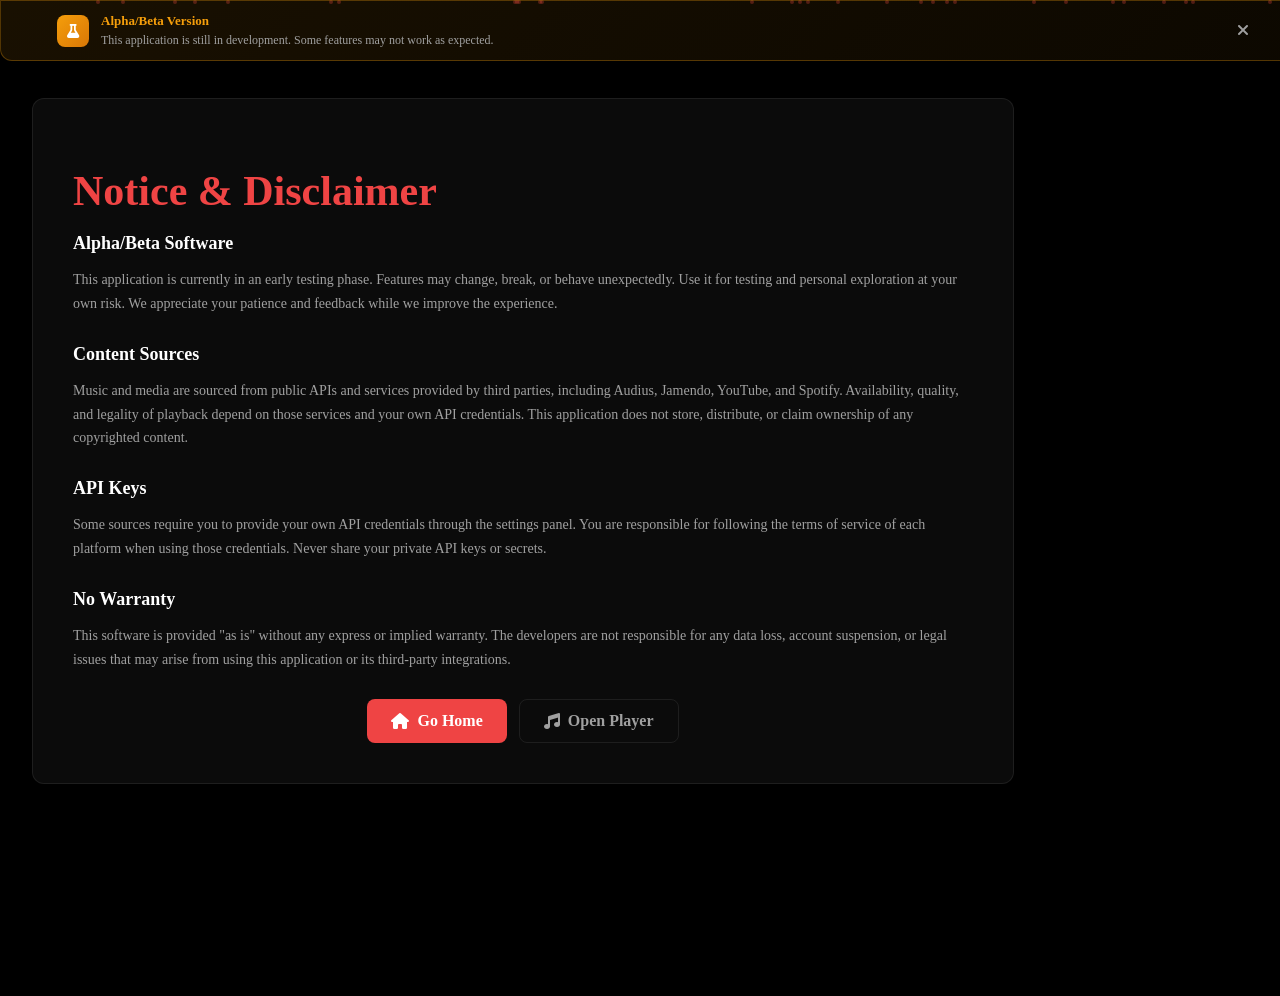
<file: notice.html>
<!DOCTYPE html>
<html lang="en">
<head>
    <meta charset="UTF-8">
    <meta name="viewport" content="width=device-width, initial-scale=1.0">
    <title>Notice / Disclaimer</title>
    <link rel="preconnect" href="https://fonts.googleapis.com">
    <link rel="preconnect" href="https://fonts.gstatic.com" crossorigin>
    <link href="https://fonts.googleapis.com/css2?family=Inter:wght@300;400;500;600;700;800&display=swap" rel="stylesheet">
    <link rel="stylesheet" href="css/shared.css">
    <link rel="stylesheet" href="https://cdnjs.cloudflare.com/ajax/libs/font-awesome/6.4.0/css/all.min.css">
</head>
<body>
    <div class="particles" id="particles"></div>

    <!-- Beta/Alpha Warning Banner -->
    <div class="beta-banner" id="betaBanner">
        <div class="beta-banner-content">
            <div class="beta-banner-icon"><i class="fas fa-flask"></i></div>
            <div class="beta-banner-text">
                <div class="beta-banner-title">Alpha/Beta Version</div>
                <div class="beta-banner-info">This application is still in development. Some features may not work as expected.</div>
            </div>
            <button class="beta-banner-close" id="betaBannerClose"><i class="fas fa-times"></i></button>
        </div>
    </div>

    <main class="page-container left">
        <div class="page-card wide">
            <h1 class="page-title">Notice & Disclaimer</h1>

            <div class="page-section">
                <h3>Alpha/Beta Software</h3>
                <p>This application is currently in an early testing phase. Features may change, break, or behave unexpectedly. Use it for testing and personal exploration at your own risk. We appreciate your patience and feedback while we improve the experience.</p>
            </div>

            <div class="page-section">
                <h3>Content Sources</h3>
                <p>Music and media are sourced from public APIs and services provided by third parties, including Audius, Jamendo, YouTube, and Spotify. Availability, quality, and legality of playback depend on those services and your own API credentials. This application does not store, distribute, or claim ownership of any copyrighted content.</p>
            </div>

            <div class="page-section">
                <h3>API Keys</h3>
                <p>Some sources require you to provide your own API credentials through the settings panel. You are responsible for following the terms of service of each platform when using those credentials. Never share your private API keys or secrets.</p>
            </div>

            <div class="page-section">
                <h3>No Warranty</h3>
                <p>This software is provided "as is" without any express or implied warranty. The developers are not responsible for any data loss, account suspension, or legal issues that may arise from using this application or its third-party integrations.</p>
            </div>

            <div class="page-actions">
                <a href="index.html" class="page-btn"><i class="fas fa-home"></i> Go Home</a>
                <a href="h0m3.html" class="page-btn secondary"><i class="fas fa-music"></i> Open Player</a>
            </div>
        </div>
    </main>

    <script src="js/shared.js"></script>
</body>
</html>
</file>
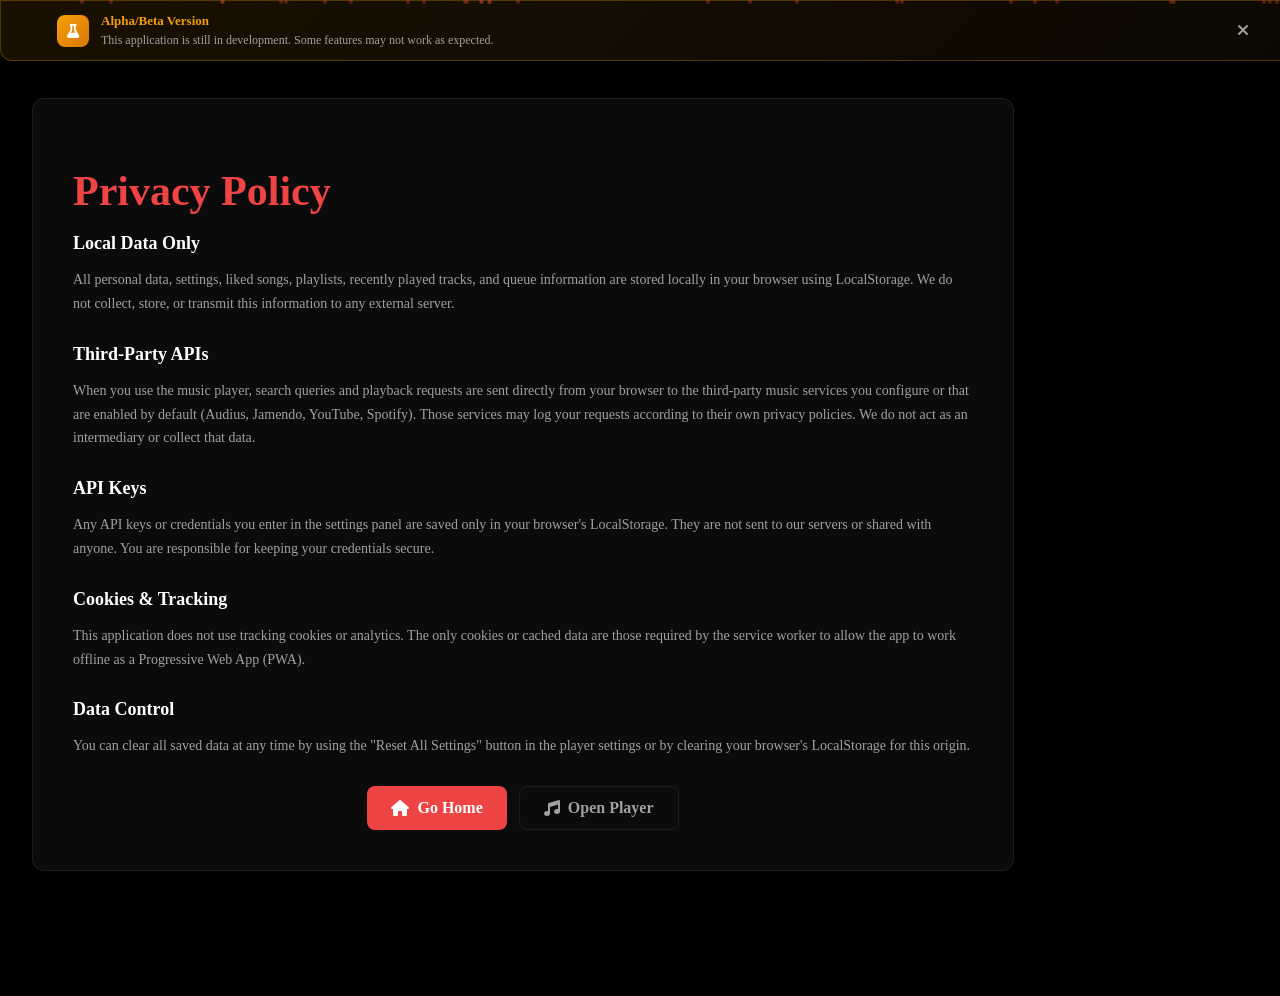
<file: privacy.html>
<!DOCTYPE html>
<html lang="en">
<head>
    <meta charset="UTF-8">
    <meta name="viewport" content="width=device-width, initial-scale=1.0">
    <title>Privacy Policy</title>
    <link rel="preconnect" href="https://fonts.googleapis.com">
    <link rel="preconnect" href="https://fonts.gstatic.com" crossorigin>
    <link href="https://fonts.googleapis.com/css2?family=Inter:wght@300;400;500;600;700;800&display=swap" rel="stylesheet">
    <link rel="stylesheet" href="css/shared.css">
    <link rel="stylesheet" href="https://cdnjs.cloudflare.com/ajax/libs/font-awesome/6.4.0/css/all.min.css">
</head>
<body>
    <div class="particles" id="particles"></div>

    <!-- Beta/Alpha Warning Banner -->
    <div class="beta-banner" id="betaBanner">
        <div class="beta-banner-content">
            <div class="beta-banner-icon"><i class="fas fa-flask"></i></div>
            <div class="beta-banner-text">
                <div class="beta-banner-title">Alpha/Beta Version</div>
                <div class="beta-banner-info">This application is still in development. Some features may not work as expected.</div>
            </div>
            <button class="beta-banner-close" id="betaBannerClose"><i class="fas fa-times"></i></button>
        </div>
    </div>

    <main class="page-container left">
        <div class="page-card wide">
            <h1 class="page-title">Privacy Policy</h1>

            <div class="page-section">
                <h3>Local Data Only</h3>
                <p>All personal data, settings, liked songs, playlists, recently played tracks, and queue information are stored locally in your browser using LocalStorage. We do not collect, store, or transmit this information to any external server.</p>
            </div>

            <div class="page-section">
                <h3>Third-Party APIs</h3>
                <p>When you use the music player, search queries and playback requests are sent directly from your browser to the third-party music services you configure or that are enabled by default (Audius, Jamendo, YouTube, Spotify). Those services may log your requests according to their own privacy policies. We do not act as an intermediary or collect that data.</p>
            </div>

            <div class="page-section">
                <h3>API Keys</h3>
                <p>Any API keys or credentials you enter in the settings panel are saved only in your browser's LocalStorage. They are not sent to our servers or shared with anyone. You are responsible for keeping your credentials secure.</p>
            </div>

            <div class="page-section">
                <h3>Cookies & Tracking</h3>
                <p>This application does not use tracking cookies or analytics. The only cookies or cached data are those required by the service worker to allow the app to work offline as a Progressive Web App (PWA).</p>
            </div>

            <div class="page-section">
                <h3>Data Control</h3>
                <p>You can clear all saved data at any time by using the "Reset All Settings" button in the player settings or by clearing your browser's LocalStorage for this origin.</p>
            </div>

            <div class="page-actions">
                <a href="index.html" class="page-btn"><i class="fas fa-home"></i> Go Home</a>
                <a href="h0m3.html" class="page-btn secondary"><i class="fas fa-music"></i> Open Player</a>
            </div>
        </div>
    </main>

    <script src="js/shared.js"></script>
</body>
</html>
</file>
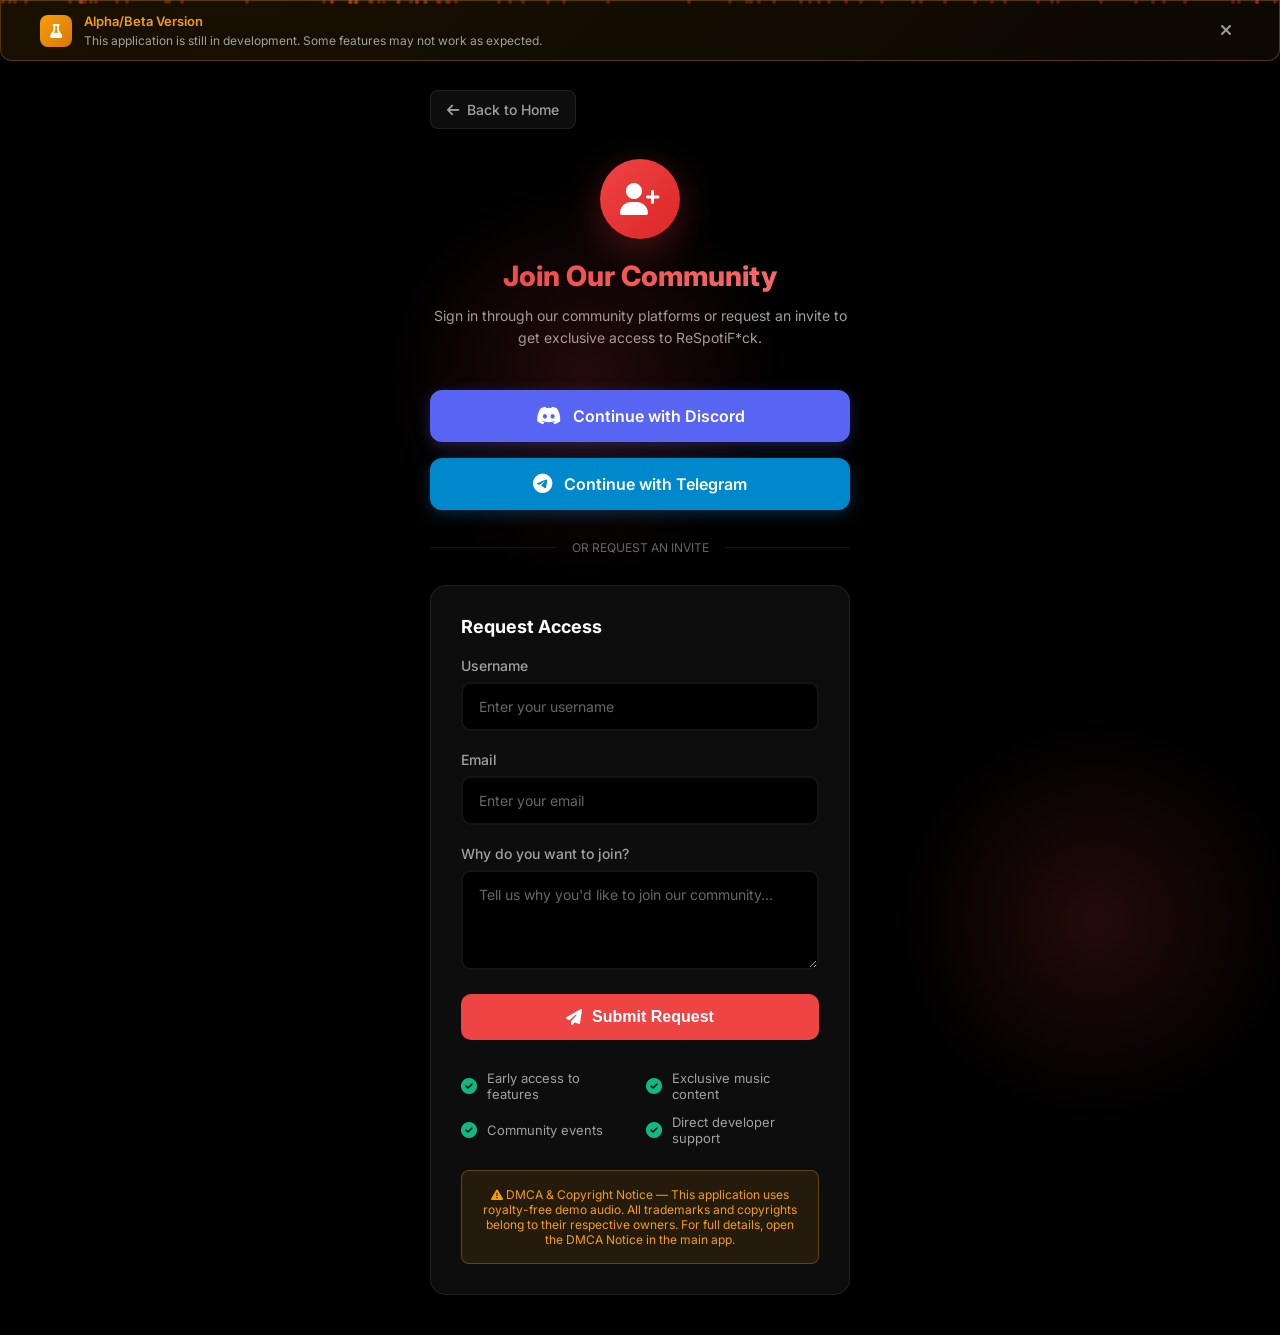
<file: signin.html>
<!DOCTYPE html>
<html lang="en">
<head>
    <meta charset="UTF-8">
    <meta name="viewport" content="width=device-width, initial-scale=1.0">
    <title>ReSpotiF*ck - Sign In</title>
    <meta name="description" content="Sign in to ReSpotiF*ck music streaming">
    
    <!-- Preconnect to external resources -->
    <link rel="preconnect" href="https://cdnjs.cloudflare.com">
    <link rel="preconnect" href="https://fonts.googleapis.com">
    <link rel="preconnect" href="https://fonts.gstatic.com" crossorigin>
    
    <link rel="stylesheet" href="https://cdnjs.cloudflare.com/ajax/libs/font-awesome/6.4.0/css/all.min.css" media="print" onload="this.media='all'">
    <link rel="icon" href="favicon.svg" type="image/svg+xml">
    <link rel="stylesheet" href="css/shared.css">
    <style>
        @import url('https://fonts.googleapis.com/css2?family=Inter:wght@300;400;500;600;700;800&display=swap');
        
        :root {
            --primary: #ef4444;
            --primary-dark: #dc2626;
            --primary-light: #f87171;
            --bg-dark: #000000;
            --bg-card: #0d0d0d;
            --bg-hover: #1a1a1a;
            --text-primary: #ffffff;
            --text-secondary: #a0a0a0;
            --text-muted: #666666;
            --border: rgba(255,255,255,0.08);
            --success: #10b981;
            --discord: #5865F2;
            --telegram: #0088cc;
        }
        
        * {
            margin: 0;
            padding: 0;
            box-sizing: border-box;
        }
        
        body {
            font-family: 'Inter', sans-serif;
            background: var(--bg-dark);
            color: var(--text-primary);
            min-height: 100vh;
            overflow-x: hidden;
            -webkit-font-smoothing: antialiased;
            display: flex;
            align-items: center;
            justify-content: center;
            position: relative;
        }
        
        .signin-container {
            width: 100%;
            max-width: 500px;
            padding: 40px;
            animation: fadeInUp 0.8s ease-out;
        }
        
        @keyframes fadeInUp {
            from {
                opacity: 0;
                transform: translateY(30px);
            }
            to {
                opacity: 1;
                transform: translateY(0);
            }
        }
        
        .back-btn {
            display: inline-flex;
            align-items: center;
            gap: 8px;
            padding: 10px 16px;
            background: var(--bg-card);
            border: 1px solid var(--border);
            border-radius: 8px;
            color: var(--text-secondary);
            text-decoration: none;
            font-size: 14px;
            font-weight: 500;
            margin-bottom: 30px;
            transition: all 0.3s ease;
        }
        
        .back-btn:hover {
            background: var(--bg-hover);
            color: var(--text-primary);
            border-color: var(--primary);
        }
        
        .signin-header {
            text-align: center;
            margin-bottom: 40px;
        }
        
        .signin-icon {
            width: 80px;
            height: 80px;
            background: linear-gradient(135deg, var(--primary), var(--primary-dark));
            border-radius: 50%;
            display: flex;
            align-items: center;
            justify-content: center;
            margin: 0 auto 20px;
            font-size: 32px;
            box-shadow: 0 10px 40px rgba(239, 68, 68, 0.3);
            animation: pulse 2s infinite;
        }
        
        @keyframes pulse {
            0%, 100% {
                transform: scale(1);
                box-shadow: 0 10px 40px rgba(239, 68, 68, 0.3);
            }
            50% {
                transform: scale(1.05);
                box-shadow: 0 15px 50px rgba(239, 68, 68, 0.4);
            }
        }
        
        .signin-title {
            font-size: 28px;
            font-weight: 800;
            margin-bottom: 12px;
            background: linear-gradient(135deg, var(--primary), var(--primary-light));
            -webkit-background-clip: text;
            -webkit-text-fill-color: transparent;
            background-clip: text;
        }
        
        .signin-subtitle {
            font-size: 14px;
            color: var(--text-secondary);
            line-height: 1.6;
        }
        
        .social-buttons {
            display: flex;
            flex-direction: column;
            gap: 16px;
            margin-bottom: 30px;
        }
        
        .social-btn {
            display: flex;
            align-items: center;
            justify-content: center;
            gap: 12px;
            padding: 16px 24px;
            border-radius: 12px;
            border: none;
            font-size: 16px;
            font-weight: 600;
            cursor: pointer;
            transition: all 0.3s ease;
            text-decoration: none;
            position: relative;
            overflow: hidden;
        }
        
        .social-btn::before {
            content: '';
            position: absolute;
            top: 0;
            left: -100%;
            width: 100%;
            height: 100%;
            background: linear-gradient(90deg, transparent, rgba(255,255,255,0.2), transparent);
            transition: left 0.5s ease;
        }
        
        .social-btn:hover::before {
            left: 100%;
        }
        
        .social-btn:hover {
            transform: translateY(-2px);
        }
        
        .social-btn i {
            font-size: 20px;
        }
        
        .discord-btn {
            background: var(--discord);
            color: white;
            box-shadow: 0 4px 15px rgba(88, 101, 242, 0.3);
        }
        
        .discord-btn:hover {
            background: #4752c4;
            box-shadow: 0 6px 20px rgba(88, 101, 242, 0.4);
        }
        
        .telegram-btn {
            background: var(--telegram);
            color: white;
            box-shadow: 0 4px 15px rgba(0, 136, 204, 0.3);
        }
        
        .telegram-btn:hover {
            background: #0077b3;
            box-shadow: 0 6px 20px rgba(0, 136, 204, 0.4);
        }
        
        .divider {
            display: flex;
            align-items: center;
            margin: 30px 0;
            color: var(--text-muted);
            font-size: 12px;
        }
        
        .divider::before,
        .divider::after {
            content: '';
            flex: 1;
            height: 1px;
            background: var(--border);
        }
        
        .divider span {
            padding: 0 16px;
        }
        
        .invite-form {
            background: var(--bg-card);
            border: 1px solid var(--border);
            border-radius: 16px;
            padding: 30px;
            animation: slideIn 0.6s ease-out 0.3s both;
        }
        
        @keyframes slideIn {
            from {
                opacity: 0;
                transform: translateY(20px);
            }
            to {
                opacity: 1;
                transform: translateY(0);
            }
        }
        

        
        .form-title {
            font-size: 18px;
            font-weight: 700;
            margin-bottom: 20px;
            color: var(--text-primary);
        }
        
        .form-group {
            margin-bottom: 20px;
        }
        
        .form-label {
            display: block;
            font-size: 14px;
            font-weight: 500;
            color: var(--text-secondary);
            margin-bottom: 8px;
        }
        
        .form-input {
            width: 100%;
            padding: 14px 16px;
            background: var(--bg-dark);
            border: 2px solid var(--border);
            border-radius: 10px;
            color: var(--text-primary);
            font-size: 14px;
            transition: all 0.3s ease;
            font-family: inherit;
        }
        
        .form-input:focus {
            outline: none;
            border-color: var(--primary);
            box-shadow: 0 0 0 3px rgba(239, 68, 68, 0.1);
        }
        
        .form-input::placeholder {
            color: var(--text-muted);
        }
        
        .form-textarea {
            resize: vertical;
            min-height: 100px;
        }
        
        .submit-btn {
            width: 100%;
            padding: 14px 24px;
            background: var(--primary);
            border: none;
            border-radius: 10px;
            color: white;
            font-size: 16px;
            font-weight: 600;
            cursor: pointer;
            transition: all 0.3s ease;
            display: flex;
            align-items: center;
            justify-content: center;
            gap: 10px;
        }
        
        .submit-btn:hover {
            background: var(--primary-dark);
            transform: translateY(-2px);
            box-shadow: 0 8px 25px rgba(239, 68, 68, 0.3);
        }
        
        .submit-btn:active {
            transform: translateY(0);
        }
        
        .success-message {
            display: none;
            background: rgba(16, 185, 129, 0.1);
            border: 1px solid var(--success);
            border-radius: 10px;
            padding: 16px;
            margin-top: 20px;
            color: var(--success);
            font-size: 14px;
            text-align: center;
            animation: fadeIn 0.5s ease;
        }
        
        @keyframes fadeIn {
            from {
                opacity: 0;
                transform: translateY(-10px);
            }
            to {
                opacity: 1;
                transform: translateY(0);
            }
        }
        
        .benefits {
            margin-top: 30px;
            display: grid;
            grid-template-columns: repeat(2, 1fr);
            gap: 12px;
        }
        
        .benefit-item {
            display: flex;
            align-items: center;
            gap: 10px;
            font-size: 13px;
            color: var(--text-secondary);
        }
        
        .benefit-item i {
            color: var(--success);
            font-size: 16px;
        }
        
        .particles {
            position: fixed;
            top: 0;
            left: 0;
            width: 100%;
            height: 100%;
            pointer-events: none;
            overflow: hidden;
            z-index: 0;
        }
        
        .particle {
            position: absolute;
            width: 4px;
            height: 4px;
            background: var(--primary);
            border-radius: 50%;
            opacity: 0.3;
            animation: float 15s infinite;
        }
        
        @keyframes float {
            0%, 100% {
                transform: translateY(100vh) rotate(0deg);
                opacity: 0;
            }
            10% {
                opacity: 0.3;
            }
            90% {
                opacity: 0.3;
            }
            100% {
                transform: translateY(-100vh) rotate(720deg);
                opacity: 0;
            }
        }
        
        .glow-effect {
            position: fixed;
            width: 400px;
            height: 400px;
            background: radial-gradient(circle, rgba(239, 68, 68, 0.15) 0%, transparent 70%);
            border-radius: 50%;
            pointer-events: none;
            z-index: 0;
            animation: glow 8s infinite;
        }
        
        @keyframes glow {
            0%, 100% {
                transform: translate(-50%, -50%) scale(1);
                opacity: 0.5;
            }
            50% {
                transform: translate(-50%, -50%) scale(1.2);
                opacity: 0.8;
            }
        }
        
        /* Responsive Design */
        @media (max-width: 768px) {
            .signin-container {
                padding: 24px 16px;
                margin-top: 20px;
            }
            
            .signin-icon {
                width: 60px;
                height: 60px;
                font-size: 24px;
                margin-bottom: 20px;
            }
            
            .signin-title {
                font-size: 24px;
            }
            
            .signin-subtitle {
                font-size: 14px;
            }
            
            .social-buttons {
                flex-direction: column;
                gap: 12px;
            }
            
            .social-btn {
                width: 100%;
                justify-content: center;
            }
            
            .invite-form {
                padding: 20px;
            }
            
            .form-row {
                flex-direction: column;
                gap: 12px;
            }
            
            .form-group {
                width: 100%;
            }
            
            .benefits-list {
                grid-template-columns: 1fr;
                gap: 8px;
            }
        }
    </style>
</head>
<body>
    <!-- Beta/Alpha Warning Banner -->
    <div class="beta-banner" id="betaBanner">
        <div class="beta-banner-content">
            <div class="beta-banner-icon">
                <i class="fas fa-flask"></i>
            </div>
            <div class="beta-banner-text">
                <div class="beta-banner-title">Alpha/Beta Version</div>
                <div class="beta-banner-info">This application is still in development. Some features may not work as expected.</div>
            </div>
            <button class="beta-banner-close" id="betaBannerClose">
                <i class="fas fa-times"></i>
            </button>
        </div>
    </div>

    <div class="particles" id="particles"></div>
    <div class="glow-effect" style="top: 20%; left: 30%;"></div>
    <div class="glow-effect" style="top: 80%; left: 70%; animation-delay: 4s;"></div>
    
    <div class="signin-container">
        <a href="index.html" class="back-btn">
            <i class="fas fa-arrow-left"></i>
            Back to Home
        </a>
        
        <div class="signin-header">
            <div class="signin-icon">
                <i class="fas fa-user-plus"></i>
            </div>
            <h1 class="signin-title">Join Our Community</h1>
            <p class="signin-subtitle">Sign in through our community platforms or request an invite to get exclusive access to ReSpotiF*ck.</p>
        </div>
        
        <div class="social-buttons">
            <a href="https://discord.gg/your-discord-invite" target="_blank" class="social-btn discord-btn">
                <i class="fab fa-discord"></i>
                Continue with Discord
            </a>
            <a href="https://t.me/your-telegram-channel" target="_blank" class="social-btn telegram-btn">
                <i class="fab fa-telegram"></i>
                Continue with Telegram
            </a>
        </div>
        
        <div class="divider">
            <span>OR REQUEST AN INVITE</span>
        </div>
        
        <div class="invite-form">
            <h2 class="form-title">Request Access</h2>
            <form id="inviteForm">
                <div class="form-group">
                    <label class="form-label">Username</label>
                    <input type="text" class="form-input" placeholder="Enter your username" required>
                </div>
                <div class="form-group">
                    <label class="form-label">Email</label>
                    <input type="email" class="form-input" placeholder="Enter your email" required>
                </div>
                <div class="form-group">
                    <label class="form-label">Why do you want to join?</label>
                    <textarea class="form-input form-textarea" placeholder="Tell us why you'd like to join our community..." required></textarea>
                </div>
                <button type="submit" class="submit-btn">
                    <i class="fas fa-paper-plane"></i>
                    Submit Request
                </button>
            </form>
            
            <div class="success-message" id="successMessage">
                <i class="fas fa-check-circle"></i>
                Your request has been submitted! We'll review it shortly.
            </div>
            
            <div class="benefits">
                <div class="benefit-item">
                    <i class="fas fa-check-circle"></i>
                    <span>Early access to features</span>
                </div>
                <div class="benefit-item">
                    <i class="fas fa-check-circle"></i>
                    <span>Exclusive music content</span>
                </div>
                <div class="benefit-item">
                    <i class="fas fa-check-circle"></i>
                    <span>Community events</span>
                </div>
                <div class="benefit-item">
                    <i class="fas fa-check-circle"></i>
                    <span>Direct developer support</span>
                </div>
            </div>
            <div class="dmca-note" style="margin-top: 24px; padding: 16px; background: rgba(245, 158, 11, 0.1); border: 1px solid rgba(245, 158, 11, 0.3); border-radius: 8px; font-size: 12px; color: #f59e0b; text-align: center;">
                <i class="fas fa-exclamation-triangle"></i> DMCA & Copyright Notice — This application uses royalty-free demo audio. All trademarks and copyrights belong to their respective owners. For full details, open the DMCA Notice in the main app.
            </div>
        </div>
    </div>
    
    <script>
        // Create floating particles
        function createParticles() {
            const container = document.getElementById('particles');
            const particleCount = 50;
            
            for (let i = 0; i < particleCount; i++) {
                const particle = document.createElement('div');
                particle.className = 'particle';
                particle.style.left = Math.random() * 100 + '%';
                particle.style.animationDelay = Math.random() * 15 + 's';
                particle.style.animationDuration = (Math.random() * 10 + 10) + 's';
                container.appendChild(particle);
            }
        }
        
        createParticles();
        
        // Handle form submission
        document.getElementById('inviteForm').addEventListener('submit', function(e) {
            e.preventDefault();
            
            // Simulate form submission
            const submitBtn = this.querySelector('.submit-btn');
            const originalText = submitBtn.innerHTML;
            
            submitBtn.innerHTML = '<i class="fas fa-spinner fa-spin"></i> Submitting...';
            submitBtn.disabled = true;
            
            setTimeout(() => {
                submitBtn.innerHTML = originalText;
                submitBtn.disabled = false;
                this.style.display = 'none';
                document.getElementById('successMessage').style.display = 'block';
            }, 2000);
        });
        
        // Add mouse tracking for glow effect
        document.addEventListener('mousemove', (e) => {
            const glows = document.querySelectorAll('.glow-effect');
            glows.forEach((glow, index) => {
                const speed = index === 0 ? 0.02 : 0.03;
                const x = (e.clientX - window.innerWidth / 2) * speed;
                const y = (e.clientY - window.innerHeight / 2) * speed;
                glow.style.transform = `translate(calc(-50% + ${x}px), calc(-50% + ${y}px))`;
            });
        });
        
    </script>
    <script src="js/shared.js"></script>
</body>
</html>
</file>
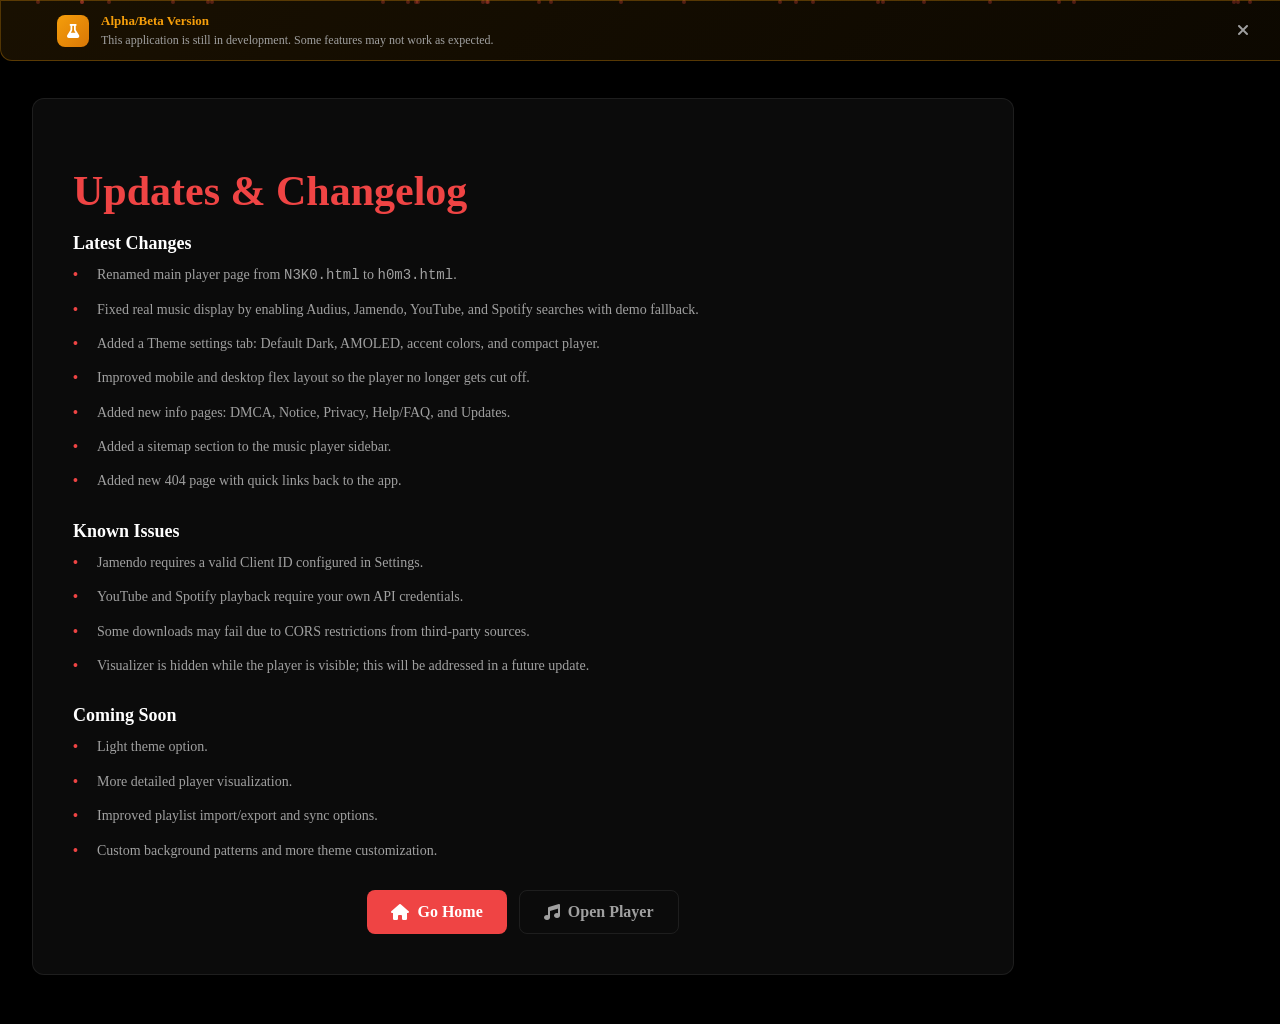
<file: updates.html>
<!DOCTYPE html>
<html lang="en">
<head>
    <meta charset="UTF-8">
    <meta name="viewport" content="width=device-width, initial-scale=1.0">
    <title>Updates & Changelog</title>
    <link rel="preconnect" href="https://fonts.googleapis.com">
    <link rel="preconnect" href="https://fonts.gstatic.com" crossorigin>
    <link href="https://fonts.googleapis.com/css2?family=Inter:wght@300;400;500;600;700;800&display=swap" rel="stylesheet">
    <link rel="stylesheet" href="css/shared.css">
    <link rel="stylesheet" href="https://cdnjs.cloudflare.com/ajax/libs/font-awesome/6.4.0/css/all.min.css">
</head>
<body>
    <div class="particles" id="particles"></div>

    <!-- Beta/Alpha Warning Banner -->
    <div class="beta-banner" id="betaBanner">
        <div class="beta-banner-content">
            <div class="beta-banner-icon"><i class="fas fa-flask"></i></div>
            <div class="beta-banner-text">
                <div class="beta-banner-title">Alpha/Beta Version</div>
                <div class="beta-banner-info">This application is still in development. Some features may not work as expected.</div>
            </div>
            <button class="beta-banner-close" id="betaBannerClose"><i class="fas fa-times"></i></button>
        </div>
    </div>

    <main class="page-container left">
        <div class="page-card wide">
            <h1 class="page-title">Updates & Changelog</h1>

            <div class="page-section">
                <h3>Latest Changes</h3>
                <ul class="page-list">
                    <li>Renamed main player page from <code>N3K0.html</code> to <code>h0m3.html</code>.</li>
                    <li>Fixed real music display by enabling Audius, Jamendo, YouTube, and Spotify searches with demo fallback.</li>
                    <li>Added a Theme settings tab: Default Dark, AMOLED, accent colors, and compact player.</li>
                    <li>Improved mobile and desktop flex layout so the player no longer gets cut off.</li>
                    <li>Added new info pages: DMCA, Notice, Privacy, Help/FAQ, and Updates.</li>
                    <li>Added a sitemap section to the music player sidebar.</li>
                    <li>Added new 404 page with quick links back to the app.</li>
                </ul>
            </div>

            <div class="page-section">
                <h3>Known Issues</h3>
                <ul class="page-list">
                    <li>Jamendo requires a valid Client ID configured in Settings.</li>
                    <li>YouTube and Spotify playback require your own API credentials.</li>
                    <li>Some downloads may fail due to CORS restrictions from third-party sources.</li>
                    <li>Visualizer is hidden while the player is visible; this will be addressed in a future update.</li>
                </ul>
            </div>

            <div class="page-section">
                <h3>Coming Soon</h3>
                <ul class="page-list">
                    <li>Light theme option.</li>
                    <li>More detailed player visualization.</li>
                    <li>Improved playlist import/export and sync options.</li>
                    <li>Custom background patterns and more theme customization.</li>
                </ul>
            </div>

            <div class="page-actions">
                <a href="index.html" class="page-btn"><i class="fas fa-home"></i> Go Home</a>
                <a href="h0m3.html" class="page-btn secondary"><i class="fas fa-music"></i> Open Player</a>
            </div>
        </div>
    </main>

    <script src="js/shared.js"></script>
</body>
</html>
</file>
<file: css/shared.css>
/* Shared components and styles for all pages */

:root {
    --primary: #ef4444;
    --primary-dark: #dc2626;
    --primary-light: #f87171;
    --bg-dark: #000000;
    --bg-card: #0d0d0d;
    --bg-hover: #1a1a1a;
    --text-primary: #ffffff;
    --text-secondary: #a0a0a0;
    --text-muted: #666666;
    --border: rgba(255,255,255,0.08);
    --success: #10b981;
}

body {
    padding-top: 50px; /* Space for fixed beta banner */
    background: var(--bg-dark);
    color: var(--text-primary);
}

/* Beta Banner */
.beta-banner {
    background: linear-gradient(135deg, rgba(245, 158, 11, 0.1), rgba(245, 158, 11, 0.05));
    border: 1px solid rgba(245, 158, 11, 0.3);
    border-radius: 0 0 12px 12px;
    padding: 12px 16px;
    animation: slideDown 0.5s ease;
    margin-bottom: 0;
    position: fixed;
    top: 0;
    left: 0;
    right: 0;
    z-index: 1000;
    width: 100%;
}

@keyframes slideDown {
    from {
        opacity: 0;
        transform: translateY(-20px);
    }
    to {
        opacity: 1;
        transform: translateY(0);
    }
}

.beta-banner-content {
    display: flex;
    align-items: center;
    gap: 12px;
    max-width: 1200px;
    margin: 0 auto;
}

.beta-banner-icon {
    width: 32px;
    height: 32px;
    background: linear-gradient(135deg, #f59e0b, #d97706);
    border-radius: 8px;
    display: flex;
    align-items: center;
    justify-content: center;
    font-size: 14px;
    color: white;
    flex-shrink: 0;
}

.beta-banner-text {
    flex: 1;
}

.beta-banner-title {
    font-size: 13px;
    font-weight: 600;
    color: #f59e0b;
    margin-bottom: 4px;
}

.beta-banner-info {
    font-size: 12px;
    color: var(--text-secondary);
}

.beta-banner-close {
    background: transparent;
    border: none;
    color: var(--text-secondary);
    font-size: 16px;
    cursor: pointer;
    padding: 8px;
    border-radius: 4px;
    transition: all 0.2s ease;
}

.beta-banner-close:hover {
    color: var(--text-primary);
    background: var(--bg-hover);
}

.beta-banner.hidden {
    display: none;
}

/* Security Modal */
.security-modal {
    position: fixed;
    top: 0;
    left: 0;
    width: 100%;
    height: 100%;
    background: rgba(0, 0, 0, 0.95);
    display: flex;
    align-items: center;
    justify-content: center;
    z-index: 5000;
    animation: fadeIn 0.3s ease;
}

.security-modal.hidden {
    display: none;
}

@keyframes fadeIn {
    from { opacity: 0; }
    to { opacity: 1; }
}

.security-modal-content {
    background: var(--bg-card);
    border: 1px solid var(--border);
    border-radius: 16px;
    max-width: 500px;
    width: 90%;
    max-height: 90vh;
    overflow-y: auto;
    animation: slideUp 0.3s ease;
}

@keyframes slideUp {
    from {
        opacity: 0;
        transform: translateY(50px);
    }
    to {
        opacity: 1;
        transform: translateY(0);
    }
}

.security-modal-header {
    padding: 24px;
    border-bottom: 1px solid var(--border);
    display: flex;
    align-items: center;
    gap: 16px;
}

.security-icon {
    width: 48px;
    height: 48px;
    background: linear-gradient(135deg, var(--primary), var(--primary-dark));
    border-radius: 50%;
    display: flex;
    align-items: center;
    justify-content: center;
    font-size: 20px;
    color: white;
    flex-shrink: 0;
}

.security-modal-header h2 {
    flex: 1;
    font-size: 20px;
    font-weight: 700;
    color: var(--text-primary);
    margin: 0;
}

.security-close-btn {
    background: transparent;
    border: none;
    color: var(--text-secondary);
    font-size: 20px;
    cursor: pointer;
    padding: 8px;
    border-radius: 4px;
    transition: all 0.2s ease;
}

.security-close-btn:hover {
    color: var(--text-primary);
    background: var(--bg-hover);
}

.security-modal-body {
    padding: 24px;
}

.security-section {
    margin-bottom: 24px;
}

.security-section:last-child {
    margin-bottom: 0;
}

.security-section h3 {
    font-size: 16px;
    font-weight: 600;
    color: var(--text-primary);
    margin-bottom: 12px;
    display: flex;
    align-items: center;
    gap: 8px;
}

.security-section h3 i {
    color: var(--primary);
}

.security-section p {
    font-size: 14px;
    color: var(--text-secondary);
    margin-bottom: 12px;
    line-height: 1.5;
}

.security-section ul {
    list-style: none;
    padding: 0;
    margin: 0;
}

.security-section li {
    font-size: 13px;
    color: var(--text-secondary);
    padding: 6px 0;
    padding-left: 20px;
    position: relative;
    line-height: 1.4;
}

.security-section li:before {
    content: '•';
    position: absolute;
    left: 0;
    color: var(--primary);
    font-weight: bold;
}

.security-warning {
    background: rgba(245, 158, 11, 0.1);
    border: 1px solid rgba(245, 158, 11, 0.3);
    border-radius: 8px;
    padding: 12px 16px;
    display: flex;
    align-items: center;
    gap: 12px;
    font-size: 13px;
    color: #f59e0b;
}

.security-warning i {
    font-size: 16px;
}

.security-modal-footer {
    padding: 16px 24px;
    border-top: 1px solid var(--border);
    display: flex;
    justify-content: flex-end;
}

.security-accept-btn {
    padding: 12px 24px;
    background: var(--primary);
    border: none;
    border-radius: 8px;
    color: white;
    font-size: 14px;
    font-weight: 600;
    cursor: pointer;
    display: flex;
    align-items: center;
    gap: 8px;
    transition: all 0.3s ease;
}

.security-accept-btn:hover {
    background: var(--primary-dark);
    transform: translateY(-2px);
    box-shadow: 0 4px 15px rgba(239, 68, 68, 0.3);
}

/* DMCA Modal */
.dmca-modal {
    display: none;
    position: fixed;
    top: 0;
    left: 0;
    width: 100%;
    height: 100%;
    background: rgba(0, 0, 0, 0.9);
    z-index: 6000;
    align-items: center;
    justify-content: center;
    animation: fadeIn 0.3s ease;
}

.dmca-modal.active {
    display: flex;
}

.dmca-modal-content {
    background: var(--bg-card);
    border: 1px solid var(--border);
    border-radius: 16px;
    max-width: 600px;
    max-height: 80vh;
    overflow-y: auto;
    animation: slideUp 0.3s ease;
    margin: 20px;
}

.dmca-modal-header {
    display: flex;
    align-items: center;
    padding: 24px;
    border-bottom: 1px solid var(--border);
    position: sticky;
    top: 0;
    background: var(--bg-card);
    z-index: 10;
}

.dmca-icon {
    width: 48px;
    height: 48px;
    background: linear-gradient(135deg, #f59e0b, #d97706);
    border-radius: 50%;
    display: flex;
    align-items: center;
    justify-content: center;
    margin-right: 16px;
    font-size: 20px;
    color: white;
}

.dmca-modal-header h2 {
    flex: 1;
    font-size: 20px;
    font-weight: 700;
    color: var(--text-primary);
}

.dmca-close-btn {
    width: 36px;
    height: 36px;
    background: var(--bg-hover);
    border: none;
    border-radius: 8px;
    color: var(--text-secondary);
    cursor: pointer;
    display: flex;
    align-items: center;
    justify-content: center;
    transition: all 0.2s ease;
}

.dmca-close-btn:hover {
    background: var(--primary);
    color: white;
}

.dmca-modal-body {
    padding: 24px;
}

.dmca-section {
    margin-bottom: 24px;
}

.dmca-section:last-child {
    margin-bottom: 0;
}

.dmca-section h3 {
    font-size: 16px;
    font-weight: 600;
    color: var(--text-primary);
    margin-bottom: 12px;
    display: flex;
    align-items: center;
    gap: 8px;
}

.dmca-section h3 i {
    color: #f59e0b;
}

.dmca-section p {
    font-size: 14px;
    color: var(--text-secondary);
    line-height: 1.6;
    margin-bottom: 8px;
}

.dmca-section ul {
    list-style: none;
    padding: 0;
}

.dmca-section li {
    font-size: 14px;
    color: var(--text-secondary);
    padding: 8px 0;
    padding-left: 24px;
    position: relative;
}

.dmca-section li::before {
    content: '•';
    position: absolute;
    left: 8px;
    color: var(--primary);
}

.dmca-disclaimer {
    background: rgba(245, 158, 11, 0.1);
    border: 1px solid rgba(245, 158, 11, 0.3);
    border-radius: 8px;
    padding: 16px;
    font-size: 13px;
    color: #f59e0b;
    line-height: 1.5;
}

.dmca-modal-footer {
    padding: 24px;
    border-top: 1px solid var(--border);
    display: flex;
    justify-content: flex-end;
    position: sticky;
    bottom: 0;
    background: var(--bg-card);
}

.dmca-acknowledge-btn {
    padding: 12px 24px;
    background: var(--primary);
    border: none;
    border-radius: 8px;
    color: white;
    font-size: 14px;
    font-weight: 600;
    cursor: pointer;
    display: flex;
    align-items: center;
    gap: 8px;
    transition: all 0.2s ease;
}

.dmca-acknowledge-btn:hover {
    background: var(--primary-dark);
    transform: translateY(-2px);
}

/* Responsive Design */
@media (max-width: 768px) {
    body {
        padding-top: 60px; /* Adjusted for mobile beta banner */
    }
    
    .beta-banner-content {
        gap: 8px;
    }
    
    .beta-banner-icon {
        width: 28px;
        height: 28px;
        font-size: 12px;
    }
    
    .beta-banner-title {
        font-size: 12px;
    }
    
    .beta-banner-info {
        font-size: 11px;
    }
    
    .beta-banner-close {
        padding: 6px;
        font-size: 14px;
    }
    
    .security-modal-content,
    .dmca-modal-content {
        max-width: 95%;
        margin: 16px;
    }
    
    .security-modal-header,
    .dmca-modal-header {
        padding: 20px;
    }
    
    .security-modal-header h2,
    .dmca-modal-header h2 {
        font-size: 18px;
    }
    
    .security-modal-body,
    .dmca-modal-body {
        padding: 20px;
    }
    
    .security-section h3,
    .dmca-section h3 {
        font-size: 14px;
    }
    
    .security-section p,
    .security-section li,
    .dmca-section p,
    .dmca-section li {
        font-size: 12px;
    }
    
    .security-modal-footer,
    .dmca-modal-footer {
        padding: 12px 20px;
    }
    
    .security-accept-btn,
    .dmca-acknowledge-btn {
        padding: 10px 20px;
        font-size: 13px;
    }
    
    .beta-banner-icon {
        width: 28px;
        height: 28px;
        font-size: 12px;
    }
    
    .beta-banner-title {
        font-size: 12px;
    }
    
    .beta-banner-info {
        font-size: 11px;
    }
}

/* Global micro-animations */
body {
    animation: fadeInBody 0.5s ease;
}

@keyframes fadeInBody {
    from { opacity: 0; }
    to { opacity: 1; }
}

button, a, input, select, textarea, .source-tab, .sidebar-item, .track-item, .genre-card, .feature-item {
    transition: all 0.25s cubic-bezier(0.4, 0, 0.2, 1);
}

button:active, a:active, .source-tab:active, .sidebar-item:active, .play-btn:active, .track-item:active, .genre-card:active, .feature-item:active {
    transform: scale(0.97);
}

@keyframes fadeInUp {
    from {
        opacity: 0;
        transform: translateY(20px);
    }
    to {
        opacity: 1;
        transform: translateY(0);
    }
}

@keyframes pulse {
    0%, 100% { transform: scale(1); }
    50% { transform: scale(1.05); }
}

/* Static info pages (404, DMCA, Updates, Notice, Help, Privacy) */
.page-container {
    min-height: calc(100vh - 50px);
    padding: 40px 24px;
    display: flex;
    flex-direction: column;
    align-items: center;
    justify-content: center;
    text-align: center;
    position: relative;
    z-index: 1;
}

.page-container.left {
    align-items: flex-start;
    text-align: left;
    justify-content: flex-start;
}

.page-card {
    background: rgba(13, 13, 13, 0.85);
    border: 1px solid var(--border);
    border-radius: 12px;
    padding: 40px;
    max-width: 720px;
    width: 100%;
    box-shadow: 0 20px 40px rgba(0, 0, 0, 0.4);
    animation: fadeInUp 0.6s ease forwards;
    backdrop-filter: blur(20px);
}

.page-card.wide {
    max-width: 900px;
}

.page-title {
    font-size: 42px;
    font-weight: 800;
    margin-bottom: 12px;
    color: var(--primary);
}

.page-subtitle {
    font-size: 20px;
    font-weight: 600;
    margin-bottom: 16px;
    color: var(--text-primary);
}

.page-text {
    font-size: 15px;
    line-height: 1.7;
    color: var(--text-secondary);
    margin-bottom: 24px;
}

.page-section {
    margin-bottom: 28px;
}

.page-section h3 {
    font-size: 18px;
    font-weight: 700;
    color: var(--text-primary);
    margin-bottom: 10px;
}

.page-section p {
    font-size: 14px;
    line-height: 1.7;
    color: var(--text-secondary);
    margin-bottom: 12px;
}

.page-list {
    list-style: none;
    padding: 0;
    margin: 0;
    text-align: left;
}

.page-list li {
    position: relative;
    padding-left: 24px;
    margin-bottom: 12px;
    color: var(--text-secondary);
    font-size: 14px;
    line-height: 1.6;
}

.page-list li::before {
    content: '•';
    position: absolute;
    left: 0;
    color: var(--primary);
    font-weight: 700;
}

.page-link,
.page-btn {
    display: inline-flex;
    align-items: center;
    gap: 8px;
    padding: 12px 24px;
    background: var(--primary);
    color: white;
    border: none;
    border-radius: 8px;
    text-decoration: none;
    font-weight: 600;
    cursor: pointer;
    transition: all 0.25s cubic-bezier(0.4, 0, 0.2, 1);
}

.page-btn.secondary {
    background: transparent;
    border: 1px solid var(--border);
    color: var(--text-secondary);
}

.page-btn:hover {
    background: var(--primary-dark);
    transform: translateY(-2px);
}

.page-btn.secondary:hover {
    border-color: var(--primary);
    color: var(--primary);
    background: rgba(255,255,255,0.05);
}

.page-actions {
    display: flex;
    gap: 12px;
    flex-wrap: wrap;
    justify-content: center;
    margin-top: 28px;
}

.notfound-code {
    font-size: 120px;
    font-weight: 900;
    line-height: 1;
    background: linear-gradient(135deg, var(--primary) 0%, var(--primary-light) 100%);
    -webkit-background-clip: text;
    -webkit-text-fill-color: transparent;
    background-clip: text;
    margin-bottom: 8px;
}

.page-footer {
    margin-top: 40px;
    font-size: 13px;
    color: var(--text-muted);
}

.page-footer a {
    color: var(--primary);
    text-decoration: none;
}

@media (max-width: 768px) {
    .page-container {
        padding: 24px 16px;
    }
    .page-card {
        padding: 24px;
    }
    .page-title {
        font-size: 32px;
    }
    .notfound-code {
        font-size: 80px;
    }
    .page-actions {
        flex-direction: column;
        align-items: stretch;
    }
}
</file>
<file: css/styles.css>
@import url('https://fonts.googleapis.com/css2?family=Inter:wght@300;400;500;600;700;800&display=swap');

:root {
    --primary: #ef4444;
    --primary-dark: #dc2626;
    --primary-light: #f87171;
    --bg-dark: #000000;
    --bg-card: #0d0d0d;
    --bg-hover: #1a1a1a;
    --text-primary: #ffffff;
    --text-secondary: #a0a0a0;
    --text-muted: #666666;
    --border: rgba(255,255,255,0.08);
    --success: #10b981;
    --header-bg: rgba(0, 0, 0, 0.8);
    --player-bg: rgba(0, 0, 0, 0.95);
}

* {
    margin: 0;
    padding: 0;
    box-sizing: border-box;
}

html {
    height: 100%;
    overflow: hidden;
}

body {
    font-family: 'Inter', sans-serif;
    background: var(--bg-dark);
    color: var(--text-primary);
    height: 100vh;
    overflow: hidden;
    -webkit-font-smoothing: antialiased;
    padding-top: 0;
    display: flex;
    flex-direction: column;
    /* Allow text selection on inputs and textareas */
    -webkit-user-select: text;
    -moz-user-select: text;
    -ms-user-select: text;
    user-select: text;
}

::-webkit-scrollbar {
    width: 6px;
}

::-webkit-scrollbar-track {
    background: var(--bg-dark);
}

::-webkit-scrollbar-thumb {
    background: var(--bg-hover);
    border-radius: 3px;
}

::-webkit-scrollbar-thumb:hover {
    background: var(--primary);
}

/* Allow normal user interactions - removed restrictive security measures */

/* Audio controls styling */
audio {
    display: none;
}

.app-container {
    width: 100%;
    max-width: 100%;
    margin: 0 auto;
    padding: 50px 0 0;
    display: flex;
    flex-direction: column;
    height: 100vh;
    overflow: hidden;
    box-sizing: border-box;
}

/* Header */
.header {
    display: flex;
    justify-content: space-between;
    align-items: center;
    padding: 10px 16px;
    background: var(--header-bg);
    backdrop-filter: blur(20px);
    border-bottom: 1px solid var(--border);
    position: sticky;
    top: 0;
    z-index: 100;
    height: 56px;
    flex-shrink: 0;
}

.logo {
    display: flex;
    align-items: center;
    gap: 12px;
}

.logo-icon {
    width: 40px;
    height: 40px;
    background: linear-gradient(135deg, var(--primary), var(--primary-dark));
    border-radius: 10px;
    display: flex;
    align-items: center;
    justify-content: center;
    font-size: 20px;
    box-shadow: 0 4px 15px rgba(239, 68, 68, 0.3);
}

.logo-text {
    font-size: 24px;
    font-weight: 800;
    background: linear-gradient(135deg, var(--primary), var(--primary-light));
    -webkit-background-clip: text;
    -webkit-text-fill-color: transparent;
    background-clip: text;
    white-space: nowrap;
    overflow: hidden;
    text-overflow: ellipsis;
}

.header-actions {
    display: flex;
    gap: 12px;
    align-items: center;
}

.header-btn {
    padding: 10px 18px;
    border-radius: 8px;
    border: none;
    cursor: pointer;
    font-size: 14px;
    font-weight: 600;
    transition: all 0.2s ease;
    display: flex;
    align-items: center;
    gap: 8px;
    background: var(--bg-hover);
    color: var(--text-primary);
    border: 1px solid var(--border);
}

.header-btn:hover {
    background: var(--primary);
    border-color: var(--primary);
    transform: translateY(-1px);
}

.header-btn.primary {
    background: var(--primary);
    border-color: var(--primary);
}

.header-btn.primary:hover {
    background: var(--primary-dark);
}

.header-btn#dmcaBtn {
    background: rgba(245, 158, 11, 0.1);
    border-color: rgba(245, 158, 11, 0.3);
    color: #f59e0b;
}

.header-btn#dmcaBtn:hover {
    background: rgba(245, 158, 11, 0.2);
    border-color: rgba(245, 158, 11, 0.5);
    color: #f59e0b;
}

/* Main Layout */
.main-layout {
    display: flex;
    flex: 1 1 auto;
    overflow: hidden;
    min-height: 0;
    height: auto;
    max-height: none;
}

/* Sidebar */
.sidebar {
    width: 260px;
    background: var(--bg-card);
    border-right: 1px solid var(--border);
    padding: 12px;
    overflow-y: auto;
    overflow-x: hidden;
    flex-shrink: 0;
    height: 100%;
    max-height: 100%;
}

.sidebar.open {
    display: block;
    position: fixed;
    top: 106px;
    left: 0;
    width: 260px;
    height: calc(100vh - 106px);
    z-index: 200;
}

.menu-toggle {
    display: none;
    background: transparent;
    border: none;
    color: var(--text-primary);
    font-size: 20px;
    cursor: pointer;
    padding: 8px;
    margin-right: 8px;
    border-radius: 8px;
    transition: all 0.2s ease;
}

.menu-toggle:hover {
    background: var(--bg-hover);
}

.sidebar-section {
    margin-bottom: 20px;
}

.sidebar-title {
    font-size: 11px;
    font-weight: 700;
    color: var(--text-secondary);
    text-transform: uppercase;
    letter-spacing: 0.5px;
    margin-bottom: 10px;
}

.sidebar-item {
    display: flex;
    align-items: center;
    gap: 10px;
    padding: 10px 12px;
    border-radius: 6px;
    cursor: pointer;
    transition: all 0.3s cubic-bezier(0.4, 0, 0.2, 1);
    color: var(--text-secondary);
    margin-bottom: 2px;
    font-weight: 500;
    position: relative;
    overflow: hidden;
    font-size: 13px;
}

.sidebar-item::before {
    content: '';
    position: absolute;
    left: 0;
    top: 0;
    height: 100%;
    width: 3px;
    background: var(--primary);
    transform: scaleY(0);
    transition: transform 0.3s ease;
}

.sidebar-item:hover::before {
    transform: scaleY(1);
}

.sidebar-item:hover {
    background: var(--bg-hover);
    color: var(--text-primary);
    transform: translateX(4px);
}

.sidebar-item.active {
    background: var(--primary);
    color: white;
    transform: translateX(4px);
}

.sidebar-item.active::before {
    transform: scaleY(1);
}

.sidebar-item i {
    width: 20px;
    text-align: center;
}

/* Content Area */
.content-area {
    flex: 1;
    padding: 12px;
    overflow: hidden;
    background: var(--bg-dark);
    min-height: 0;
    max-height: 100%;
    display: flex;
    flex-direction: column;
}

/* Source Tabs */
.source-tabs {
    display: flex;
    gap: 6px;
    margin-bottom: 12px;
    flex-wrap: wrap;
    overflow: hidden;
    flex-shrink: 0;
}

.source-tab {
    padding: 8px 16px;
    border-radius: 16px;
    border: none;
    cursor: pointer;
    font-size: 13px;
    font-weight: 600;
    transition: all 0.2s ease;
    background: var(--bg-card);
    color: var(--text-secondary);
    border: 1px solid var(--border);
}

.source-tab:hover {
    background: var(--bg-hover);
    color: var(--text-primary);
}

.source-tab.active {
    background: var(--primary);
    color: white;
    border-color: var(--primary);
}

.source-tab i {
    margin-right: 8px;
}

/* Search Bar */
.search-container {
    margin-bottom: 16px;
    position: relative;
    flex-shrink: 0;
    overflow: hidden;
}

.search-input-wrapper {
    position: relative;
    display: flex;
    align-items: center;
}

.search-input {
    width: 100%;
    padding: 12px 90px 12px 44px;
    border-radius: 10px;
    border: 2px solid var(--border);
    background: var(--bg-card);
    color: var(--text-primary);
    font-size: 14px;
    transition: all 0.2s ease;
}

.search-input:focus {
    outline: none;
    border-color: var(--primary);
    background: var(--bg-hover);
    box-shadow: 0 0 0 3px rgba(239, 68, 68, 0.1);
}

.search-input::placeholder {
    color: var(--text-muted);
}

.search-icon {
    position: absolute;
    left: 16px;
    color: var(--text-muted);
    font-size: 14px;
}

.search-btn {
    position: absolute;
    right: 8px;
    padding: 10px 16px;
    background: var(--primary);
    border: none;
    border-radius: 8px;
    color: white;
    cursor: pointer;
    font-size: 14px;
    font-weight: 600;
    transition: all 0.2s ease;
}

.search-btn:hover {
    background: var(--primary-dark);
}

.clear-search-btn {
    position: absolute;
    right: 50px;
    padding: 8px;
    background: transparent;
    border: none;
    color: var(--text-muted);
    cursor: pointer;
    font-size: 13px;
    border-radius: 6px;
    transition: all 0.2s ease;
}

.clear-search-btn:hover {
    background: var(--bg-hover);
    color: var(--text-primary);
}

.search-history {
    display: none;
    position: absolute;
    top: 100%;
    left: 0;
    right: 0;
    background: var(--bg-card);
    border: 1px solid var(--border);
    border-radius: 10px;
    margin-top: 4px;
    z-index: 50;
    max-height: 180px;
    overflow-y: auto;
    box-shadow: 0 10px 30px rgba(0,0,0,0.2);
}

.search-history.active {
    display: block;
}

.search-history-item {
    display: flex;
    align-items: center;
    justify-content: space-between;
    padding: 10px 14px;
    color: var(--text-primary);
    cursor: pointer;
    font-size: 14px;
    border-bottom: 1px solid var(--border);
    transition: all 0.2s ease;
}

.search-history-item:hover {
    background: var(--bg-hover);
}

.search-history-item i {
    color: var(--text-muted);
    margin-right: 10px;
}

.search-history-item span {
    flex: 1;
}

.search-history-item .remove-history {
    background: transparent;
    border: none;
    color: var(--text-muted);
    cursor: pointer;
    padding: 4px;
    font-size: 12px;
}

.search-history-item .remove-history:hover {
    color: var(--primary);
}

.search-history-empty {
    padding: 14px;
    color: var(--text-muted);
    font-size: 13px;
    text-align: center;
}

/* Section Title */
.content-title {
    font-size: 20px;
    font-weight: 700;
    color: var(--text-primary);
    margin-bottom: 16px;
    padding: 0 4px;
    flex-shrink: 0;
    opacity: 0;
    animation: fadeIn 0.4s ease forwards;
}

/* Track List */
.track-list {
    display: grid;
    gap: 8px;
    overflow-y: auto;
    overflow-x: hidden;
    flex: 1;
    min-height: 0;
    max-height: 100%;
    padding-right: 4px;
}

.track-item {
    display: flex;
    align-items: center;
    gap: 12px;
    padding: 10px 12px;
    background: var(--bg-card);
    border-radius: 8px;
    border: 1px solid var(--border);
    cursor: pointer;
    transition: all 0.3s cubic-bezier(0.4, 0, 0.2, 1);
    animation: slideIn 0.5s ease forwards;
    opacity: 0;
    min-width: 0;
}

.track-item:nth-child(1) { animation-delay: 0.05s; }
.track-item:nth-child(2) { animation-delay: 0.1s; }
.track-item:nth-child(3) { animation-delay: 0.15s; }
.track-item:nth-child(4) { animation-delay: 0.2s; }
.track-item:nth-child(5) { animation-delay: 0.25s; }
.track-item:nth-child(n+6) { animation-delay: 0.3s; }

@keyframes slideIn {
    from {
        opacity: 0;
        transform: translateY(20px);
    }
    to {
        opacity: 1;
        transform: translateY(0);
    }
}

.track-item:hover {
    background: var(--bg-hover);
    border-color: var(--primary);
    transform: translateY(-4px) scale(1.02);
    box-shadow: 0 8px 25px rgba(239, 68, 68, 0.15);
}

.track-item.playing {
    border-color: var(--primary);
    background: rgba(239, 68, 68, 0.1);
    animation: pulse-border 2s infinite;
}

@keyframes pulse-border {
    0%, 100% {
        box-shadow: 0 0 0 0 rgba(239, 68, 68, 0.4);
    }
    50% {
        box-shadow: 0 0 0 8px rgba(239, 68, 68, 0);
    }
}

.track-art {
    width: 48px;
    height: 48px;
    border-radius: 6px;
    background: var(--bg-hover);
    display: flex;
    align-items: center;
    justify-content: center;
    overflow: hidden;
    flex-shrink: 0;
}

.track-art img {
    width: 100%;
    height: 100%;
    object-fit: cover;
}

.track-art i {
    font-size: 24px;
    color: var(--text-muted);
}

.track-info {
    flex: 1;
    min-width: 0;
    overflow: hidden;
}

.track-title {
    font-size: 14px;
    font-weight: 600;
    color: var(--text-primary);
    margin-bottom: 2px;
    white-space: nowrap;
    overflow: hidden;
    text-overflow: ellipsis;
}

.track-artist {
    font-size: 12px;
    color: var(--text-secondary);
    margin-bottom: 2px;
    white-space: nowrap;
    overflow: hidden;
    text-overflow: ellipsis;
}

.track-album {
    font-size: 11px;
    color: var(--text-muted);
    white-space: nowrap;
    overflow: hidden;
    text-overflow: ellipsis;
}

.track-source {
    padding: 4px 12px;
    border-radius: 12px;
    font-size: 12px;
    font-weight: 600;
    text-transform: uppercase;
    background: var(--bg-hover);
    color: var(--text-secondary);
}

.track-source.audius {
    background: rgba(239, 68, 68, 0.2);
    color: var(--primary);
}

.track-source.youtube {
    background: rgba(255, 0, 0, 0.2);
    color: #ff0000;
}

.track-source.jamendo {
    background: rgba(16, 185, 129, 0.2);
    color: var(--success);
}

.track-source.spotify {
    background: rgba(30, 215, 96, 0.2);
    color: #1ed760;
}

.track-duration {
    font-size: 14px;
    color: var(--text-muted);
    margin-left: auto;
}

.track-actions {
    display: flex;
    gap: 8px;
    opacity: 0;
    transition: opacity 0.2s ease;
}

.track-item:hover .track-actions {
    opacity: 1;
}

.track-action-btn {
    padding: 8px;
    background: transparent;
    border: none;
    color: var(--text-secondary);
    cursor: pointer;
    border-radius: 6px;
    transition: all 0.2s ease;
}

.track-action-btn:hover {
    background: var(--bg-hover);
    color: var(--text-primary);
}

.track-action-btn.liked {
    color: var(--primary);
}

/* Empty State */
.empty-state {
    display: flex;
    flex-direction: column;
    align-items: center;
    justify-content: center;
    padding: 40px 20px;
    text-align: center;
    flex: 1;
    min-height: 0;
    overflow: hidden;
}

.empty-state-icon {
    width: 80px;
    height: 80px;
    border-radius: 50%;
    background: var(--bg-card);
    display: flex;
    align-items: center;
    justify-content: center;
    margin-bottom: 24px;
}

.empty-state-icon i {
    font-size: 32px;
    color: var(--text-muted);
}

.empty-state-title {
    font-size: 24px;
    font-weight: 700;
    color: var(--text-primary);
    margin-bottom: 12px;
}

.empty-state-text {
    font-size: 16px;
    color: var(--text-secondary);
    max-width: 400px;
}

/* Error State */
.error-state {
    display: flex;
    flex-direction: column;
    align-items: center;
    justify-content: center;
    padding: 40px 20px;
    text-align: center;
    flex: 1;
    min-height: 0;
    overflow: hidden;
}

.error-icon {
    width: 80px;
    height: 80px;
    border-radius: 50%;
    background: rgba(239, 68, 68, 0.1);
    display: flex;
    align-items: center;
    justify-content: center;
    margin-bottom: 24px;
}

.error-icon i {
    font-size: 32px;
    color: var(--primary);
}

.error-title {
    font-size: 24px;
    font-weight: 700;
    color: var(--text-primary);
    margin-bottom: 12px;
}

.error-message {
    font-size: 16px;
    color: var(--text-secondary);
    max-width: 400px;
    margin-bottom: 16px;
}

.error-suggestion {
    display: flex;
    align-items: center;
    gap: 8px;
    background: rgba(245, 158, 11, 0.1);
    border: 1px solid rgba(245, 158, 11, 0.3);
    border-radius: 8px;
    padding: 12px 16px;
    font-size: 14px;
    color: #f59e0b;
    margin-bottom: 20px;
}

.error-suggestion i {
    font-size: 16px;
}

.error-details {
    margin-bottom: 20px;
    font-size: 12px;
    color: var(--text-muted);
    max-width: 400px;
}

.error-retry-btn {
    padding: 12px 24px;
    background: var(--primary);
    border: none;
    border-radius: 8px;
    color: white;
    font-size: 14px;
    font-weight: 600;
    cursor: pointer;
    display: flex;
    align-items: center;
    gap: 8px;
    transition: all 0.3s ease;
}

.error-retry-btn:hover {
    background: var(--primary-dark);
    transform: translateY(-2px);
    box-shadow: 0 4px 15px rgba(239, 68, 68, 0.3);
}

/* API Warning */
.api-warning {
    display: flex;
    align-items: center;
    gap: 12px;
    background: rgba(245, 158, 11, 0.1);
    border: 1px solid rgba(245, 158, 11, 0.3);
    border-radius: 8px;
    padding: 12px 16px;
    margin-bottom: 16px;
    font-size: 13px;
    color: #f59e0b;
}

.api-warning i {
    font-size: 16px;
    flex-shrink: 0;
}

.api-warning span {
    flex: 1;
}

.warning-close {
    background: transparent;
    border: none;
    color: #f59e0b;
    cursor: pointer;
    padding: 4px;
    border-radius: 4px;
    transition: all 0.2s ease;
}

.warning-close:hover {
    background: rgba(245, 158, 11, 0.2);
}

/* Player */
.player {
    display: flex;
    align-items: center;
    gap: 12px;
    padding: 8px 12px;
    background: var(--player-bg);
    backdrop-filter: blur(20px);
    border-top: 1px solid var(--border);
    position: relative;
    z-index: 100;
    height: 72px;
    flex-shrink: 0;
    width: 100%;
    box-sizing: border-box;
}

.player-info {
    display: flex;
    align-items: center;
    gap: 10px;
    flex: 0 1 260px;
    min-width: 160px;
    max-width: 300px;
}

.player-info .track-art {
    width: 48px;
    height: 48px;
}

.player-info .track-details {
    flex: 1;
    min-width: 0;
}

.player-info .track-title {
    font-size: 13px;
    font-weight: 600;
    color: var(--text-primary);
    margin-bottom: 2px;
    white-space: nowrap;
    overflow: hidden;
    text-overflow: ellipsis;
}

.player-info .track-artist {
    font-size: 11px;
    color: var(--text-secondary);
}

.like-btn {
    padding: 8px;
    background: transparent;
    border: none;
    color: var(--text-secondary);
    cursor: pointer;
    border-radius: 6px;
    transition: all 0.2s ease;
}

.like-btn:hover {
    color: var(--primary);
}

.like-btn.liked {
    color: var(--primary);
}

.player-controls {
    display: flex;
    align-items: center;
    gap: 10px;
    flex: 0 0 auto;
    justify-content: center;
}

.control-btn {
    padding: 12px;
    background: transparent;
    border: none;
    color: var(--text-secondary);
    cursor: pointer;
    border-radius: 50%;
    transition: all 0.2s ease;
    font-size: 16px;
}

.control-btn:hover {
    color: var(--text-primary);
    background: var(--bg-hover);
}

.control-btn.active {
    color: var(--primary);
}

.play-btn {
    width: 48px;
    height: 48px;
    background: var(--primary);
    border: none;
    color: white;
    cursor: pointer;
    border-radius: 50%;
    display: flex;
    align-items: center;
    justify-content: center;
    font-size: 20px;
    transition: all 0.3s cubic-bezier(0.4, 0, 0.2, 1);
    box-shadow: 0 4px 15px rgba(239, 68, 68, 0.3);
}

.play-btn:hover {
    background: var(--primary-dark);
    transform: scale(1.1);
    box-shadow: 0 6px 20px rgba(239, 68, 68, 0.4);
}

.play-btn:active {
    transform: scale(0.95);
}

.player-progress {
    display: flex;
    align-items: center;
    gap: 10px;
    flex: 1 1 auto;
    min-width: 160px;
    max-width: 500px;
}

.time-display {
    font-size: 12px;
    color: var(--text-muted);
    min-width: 40px;
    text-align: center;
}

.progress-bar {
    flex: 1;
    height: 4px;
    background: var(--bg-hover);
    border-radius: 2px;
    cursor: pointer;
    position: relative;
    overflow: hidden;
}

.progress-fill {
    height: 100%;
    background: var(--primary);
    border-radius: 2px;
    width: 0%;
    transition: width 0.1s linear;
}

.player-volume {
    display: flex;
    align-items: center;
    gap: 8px;
    flex: 0 0 120px;
    min-width: 100px;
}

.volume-btn {
    padding: 8px;
    background: transparent;
    border: none;
    color: var(--text-secondary);
    cursor: pointer;
    border-radius: 6px;
    transition: all 0.2s ease;
}

.volume-btn:hover {
    color: var(--text-primary);
}

.volume-slider {
    flex: 1;
    -webkit-appearance: none;
    appearance: none;
    height: 4px;
    background: var(--bg-hover);
    border-radius: 2px;
    outline: none;
}

.volume-slider::-webkit-slider-thumb {
    -webkit-appearance: none;
    appearance: none;
    width: 12px;
    height: 12px;
    background: var(--text-primary);
    border-radius: 50%;
    cursor: pointer;
}

.volume-slider::-moz-range-thumb {
    width: 12px;
    height: 12px;
    background: var(--text-primary);
    border-radius: 50%;
    cursor: pointer;
    border: none;
}

/* Responsive Design */
@media (max-width: 1024px) {
    .sidebar {
        width: 220px;
    }
    
    .player-info {
        flex: 0 1 200px;
        min-width: 140px;
    }
    
    .player-controls {
        gap: 8px;
    }
    
    .control-btn {
        padding: 10px;
        font-size: 14px;
    }
    
    .play-btn {
        width: 44px;
        height: 44px;
        font-size: 18px;
    }
    
    .player-volume {
        flex: 0 0 100px;
        min-width: 90px;
    }
    
    .player-progress {
        min-width: 120px;
    }
    
    .track-actions {
        opacity: 1;
    }
}

@media (max-width: 768px) {
    .sidebar {
        display: none;
    }
    
    .sidebar.open {
        top: 108px;
        height: calc(100vh - 108px);
        width: 100%;
        max-width: 280px;
    }
    
    .menu-toggle {
        display: block;
    }
    
    .header {
        padding: 8px 12px;
        height: 48px;
    }
    
    .header-btn {
        padding: 6px 10px;
        font-size: 11px;
    }
    
    .header-btn span {
        display: none;
    }
    
    .header-btn i {
        font-size: 14px;
    }
    
    .logo-text {
        font-size: 18px;
    }
    
    .content-area {
        padding: 12px;
    }
    
    .source-tabs {
        gap: 4px;
        overflow-x: auto;
        white-space: nowrap;
        padding-bottom: 4px;
        margin-bottom: 8px;
    }
    
    .source-tab {
        padding: 6px 12px;
        font-size: 11px;
        flex-shrink: 0;
    }
    
    .search-container {
        margin-bottom: 12px;
    }
    
    .search-input {
        padding: 10px 14px 10px 40px;
        font-size: 13px;
    }
    
    .search-icon {
        left: 14px;
        font-size: 12px;
    }
    
    .search-btn {
        padding: 6px 10px;
        font-size: 11px;
    }
    
    .player {
        flex-wrap: wrap;
        gap: 8px;
        padding: 8px 12px;
        height: auto;
        min-height: 72px;
        position: relative;
        z-index: 100;
    }
    
    .player-info {
        width: 100%;
        order: 1;
        gap: 8px;
        margin-bottom: 4px;
    }
    
    .player-controls {
        order: 2;
        flex: 0;
        justify-content: center;
        gap: 12px;
        width: 100%;
    }
    
    .player-progress {
        width: 100%;
        order: 3;
        gap: 6px;
        margin-bottom: 4px;
    }
    
    .player-volume {
        display: none;
    }
    
    .track-item {
        padding: 8px 10px;
        gap: 8px;
    }
    
    .track-art {
        width: 40px;
        height: 40px;
    }
    
    .track-title {
        font-size: 13px;
    }
    
    .track-artist {
        font-size: 11px;
    }
    
    .track-album {
        font-size: 10px;
    }
    
    .track-actions {
        display: none;
    }
    
    .track-source {
        font-size: 9px;
        padding: 2px 6px;
    }
    
    .track-duration {
        font-size: 10px;
    }
    
    .app-container {
        padding-top: 60px;
    }
    
    .main-layout {
        height: auto;
        max-height: none;
        padding-bottom: 0;
    }
    
    .content-area {
        max-height: 100%;
    }
    
    .track-list {
        max-height: 100%;
    }
}

@media (max-width: 480px) {
    .header {
        padding: 10px 12px;
    }
    
    .logo-icon {
        width: 32px;
        height: 32px;
        font-size: 16px;
    }
    
    .logo-text {
        font-size: 18px;
    }
    
    .header-actions {
        gap: 8px;
    }
    
    .header-btn {
        padding: 8px;
        border-radius: 6px;
    }
    
    .header-btn.primary {
        display: none;
    }
    
    .content-area {
        padding: 12px;
    }
    
    .source-tabs {
        gap: 4px;
    }
    
    .source-tab {
        padding: 6px 12px;
        font-size: 11px;
    }
    
    .search-input {
        padding: 10px 16px 10px 40px;
        font-size: 14px;
    }
    
    .search-icon {
        left: 14px;
        font-size: 12px;
    }
    
    .track-item {
        padding: 10px;
        gap: 10px;
    }
    
    .track-art {
        width: 40px;
        height: 40px;
    }
    
    .track-info {
        flex: 1;
        min-width: 0;
    }
    
    .track-title {
        font-size: 14px;
    }
    
    .track-artist {
        font-size: 12px;
    }
    
    .track-album {
        font-size: 11px;
    }
    
    .track-source {
        display: none;
    }
    
    .track-duration {
        display: none;
    }
    
    .player {
        padding: 10px 12px;
        gap: 8px;
    }
    
    .player-info {
        gap: 12px;
    }
    
    .player-info .track-art {
        width: 40px;
        height: 40px;
    }
    
    .player-info .track-title {
        font-size: 13px;
    }
    
    .player-info .track-artist {
        font-size: 11px;
    }
    
    .player-controls {
        gap: 12px;
    }
    
    .control-btn {
        padding: 10px;
        font-size: 14px;
    }
    
    .play-btn {
        width: 40px;
        height: 40px;
        font-size: 16px;
    }
    
    .player-progress {
        gap: 8px;
    }
    
    .time-display {
        font-size: 11px;
        min-width: 35px;
    }
    
    .loading-state,
    .error-state {
        padding: 40px 16px;
    }
    
    .loading-title,
    .error-title {
        font-size: 20px;
    }
    
    .loading-text,
    .error-message {
        font-size: 14px;
    }
    
    .error-suggestion {
        font-size: 13px;
        padding: 10px 12px;
    }
    
    .error-retry-btn {
        padding: 10px 20px;
        font-size: 13px;
    }
}

/* Loading State */
.loading-state {
    display: flex;
    flex-direction: column;
    align-items: center;
    justify-content: center;
    padding: 40px 20px;
    text-align: center;
    animation: fadeIn 0.5s ease;
    flex: 1;
    min-height: 0;
    overflow: hidden;
}

.loading-animation {
    display: flex;
    gap: 12px;
    margin-bottom: 32px;
}

.loading-circle {
    width: 16px;
    height: 16px;
    background: var(--primary);
    border-radius: 50%;
    animation: bounce 1.4s infinite ease-in-out both;
}

.loading-circle:nth-child(1) {
    animation-delay: -0.32s;
}

.loading-circle:nth-child(2) {
    animation-delay: -0.16s;
}

@keyframes bounce {
    0%, 80%, 100% {
        transform: scale(0);
    }
    40% {
        transform: scale(1);
    }
}

.loading-title {
    font-size: 24px;
    font-weight: 700;
    color: var(--text-primary);
    margin-bottom: 12px;
}

.loading-text {
    font-size: 16px;
    color: var(--text-secondary);
    margin-bottom: 24px;
}

.loading-progress {
    width: 200px;
    height: 4px;
    background: var(--bg-hover);
    border-radius: 2px;
    overflow: hidden;
}

.loading-bar {
    height: 100%;
    background: linear-gradient(90deg, var(--primary), var(--primary-light));
    border-radius: 2px;
    animation: loadingProgress 2s infinite;
}

@keyframes loadingProgress {
    0% {
        width: 0%;
        margin-left: 0;
    }
    50% {
        width: 100%;
        margin-left: 0;
    }
    100% {
        width: 0%;
        margin-left: 100%;
    }
}

/* Error State */
.error-state {
    display: flex;
    flex-direction: column;
    align-items: center;
    justify-content: center;
    padding: 40px 20px;
    text-align: center;
    animation: slideIn 0.5s ease;
    flex: 1;
    min-height: 0;
    overflow: hidden;
}

.error-icon {
    width: 80px;
    height: 80px;
    background: rgba(239, 68, 68, 0.1);
    border-radius: 50%;
    display: flex;
    align-items: center;
    justify-content: center;
    margin-bottom: 24px;
    font-size: 32px;
    color: var(--primary);
    animation: pulse 2s infinite;
}

.error-title {
    font-size: 24px;
    font-weight: 700;
    color: var(--text-primary);
    margin-bottom: 12px;
}

.error-message {
    font-size: 16px;
    color: var(--text-secondary);
    margin-bottom: 16px;
    max-width: 400px;
}

.error-suggestion {
    display: flex;
    align-items: center;
    gap: 8px;
    background: rgba(239, 68, 68, 0.05);
    border: 1px solid rgba(239, 68, 68, 0.2);
    border-radius: 8px;
    padding: 12px 16px;
    margin-bottom: 16px;
    font-size: 14px;
    color: var(--text-secondary);
}

.error-suggestion i {
    color: var(--primary);
}

.error-details {
    background: var(--bg-card);
    border: 1px solid var(--border);
    border-radius: 6px;
    padding: 12px;
    margin-bottom: 24px;
    font-size: 12px;
    color: var(--text-muted);
    max-width: 400px;
    word-break: break-word;
}

.error-retry-btn {
    padding: 12px 24px;
    background: var(--primary);
    border: none;
    border-radius: 8px;
    color: white;
    font-size: 14px;
    font-weight: 600;
    cursor: pointer;
    display: flex;
    align-items: center;
    gap: 8px;
    transition: all 0.3s ease;
}

.error-retry-btn:hover {
    background: var(--primary-dark);
    transform: translateY(-2px);
    box-shadow: 0 4px 15px rgba(239, 68, 68, 0.3);
}

/* Genres Grid */
.genres-grid {
    display: grid;
    grid-template-columns: repeat(auto-fill, minmax(150px, 1fr));
    gap: 16px;
    animation: fadeIn 0.5s ease;
    overflow-y: auto;
    flex: 1;
    min-height: 0;
    max-height: 100%;
}

.genre-card {
    background: var(--bg-card);
    border: 1px solid var(--border);
    border-radius: 12px;
    padding: 24px 16px;
    text-align: center;
    cursor: pointer;
    transition: all 0.3s ease;
}

.genre-card:hover {
    background: var(--bg-hover);
    border-color: var(--primary);
    transform: translateY(-4px);
    box-shadow: 0 8px 25px rgba(239, 68, 68, 0.15);
}

.genre-icon {
    width: 50px;
    height: 50px;
    background: linear-gradient(135deg, var(--primary), var(--primary-dark));
    border-radius: 50%;
    display: flex;
    align-items: center;
    justify-content: center;
    margin: 0 auto 12px;
    font-size: 20px;
    color: white;
}

.genre-name {
    font-size: 14px;
    font-weight: 600;
    color: var(--text-primary);
}

@media (max-width: 768px) {
    .genres-grid {
        grid-template-columns: repeat(auto-fill, minmax(120px, 1fr));
        gap: 12px;
    }
    
    .genre-card {
        padding: 20px 12px;
    }
    
    .genre-icon {
        width: 40px;
        height: 40px;
        font-size: 16px;
    }
    
    .genre-name {
        font-size: 12px;
    }
}

@keyframes fadeIn {
    from {
        opacity: 0;
    }
    to {
        opacity: 1;
    }
}

@keyframes slideIn {
    from {
        opacity: 0;
        transform: translateY(20px);
    }
    to {
        opacity: 1;
        transform: translateY(0);
    }
}

/* Enhanced page and player animations */
.app-container {
    animation: fadeInApp 0.5s ease forwards;
}

@keyframes fadeInApp {
    from { opacity: 0; transform: translateY(10px); }
    to { opacity: 1; transform: translateY(0); }
}

.player {
    animation: slideUpPlayer 0.5s ease forwards;
}

@keyframes slideUpPlayer {
    from { transform: translateY(100%); }
    to { transform: translateY(0); }
}

.track-art img {
    animation: fadeIn 0.4s ease;
}

.track-item.playing {
    animation: slideIn 0.4s ease, pulsePlaying 2s infinite;
}

@keyframes pulsePlaying {
    0%, 100% { box-shadow: 0 0 0 0 rgba(239, 68, 68, 0.4); }
    50% { box-shadow: 0 0 0 10px rgba(239, 68, 68, 0); }
}

/* Compact player */
.player.compact {
    padding: 4px 16px;
    min-height: 56px;
    height: auto;
}

/* Button & menu animations */
.header-btn,
.source-tab,
.control-btn,
.playlist-btn,
.download-btn,
.settings-tab,
.modal-close-btn,
.genre-card,
.track-item {
    transition: all 0.25s cubic-bezier(0.4, 0, 0.2, 1);
}

.source-tab:hover,
.control-btn:hover,
.playlist-btn:hover,
.download-btn:hover,
.settings-tab:hover,
.genre-card:hover,
.track-item:hover {
    transform: translateY(-2px);
    box-shadow: 0 4px 12px rgba(0, 0, 0, 0.2);
}

.play-btn:hover {
    transform: scale(1.08);
    box-shadow: 0 6px 20px rgba(239, 68, 68, 0.4);
}

button:focus-visible,
a:focus-visible,
input:focus,
select:focus,
textarea:focus {
    outline: 2px solid var(--primary);
    outline-offset: 2px;
}

.player.compact .player-info {
    gap: 10px;
}

.player.compact .player-info .track-art {
    width: 40px;
    height: 40px;
}

.player.compact .play-btn {
    width: 40px;
    height: 40px;
    font-size: 16px;
}

/* Large player */
.player.player-size-large {
    padding: 14px 18px;
    height: 90px;
    min-height: 90px;
}

.player.player-size-large .player-info .track-art {
    width: 60px;
    height: 60px;
}

.player.player-size-large .play-btn {
    width: 52px;
    height: 52px;
    font-size: 20px;
}

.player.player-size-large .control-btn {
    font-size: 18px;
    width: 40px;
    height: 40px;
}

.player.player-size-large .player-info .track-title {
    font-size: 15px;
}

.player.player-size-large .player-info .track-artist {
    font-size: 13px;
}

/* Hide particles when disabled */
.particles-disabled .particle-container,
.particles-disabled .bg-particles,
.particles-disabled #particles {
    display: none !important;
}
</file>
